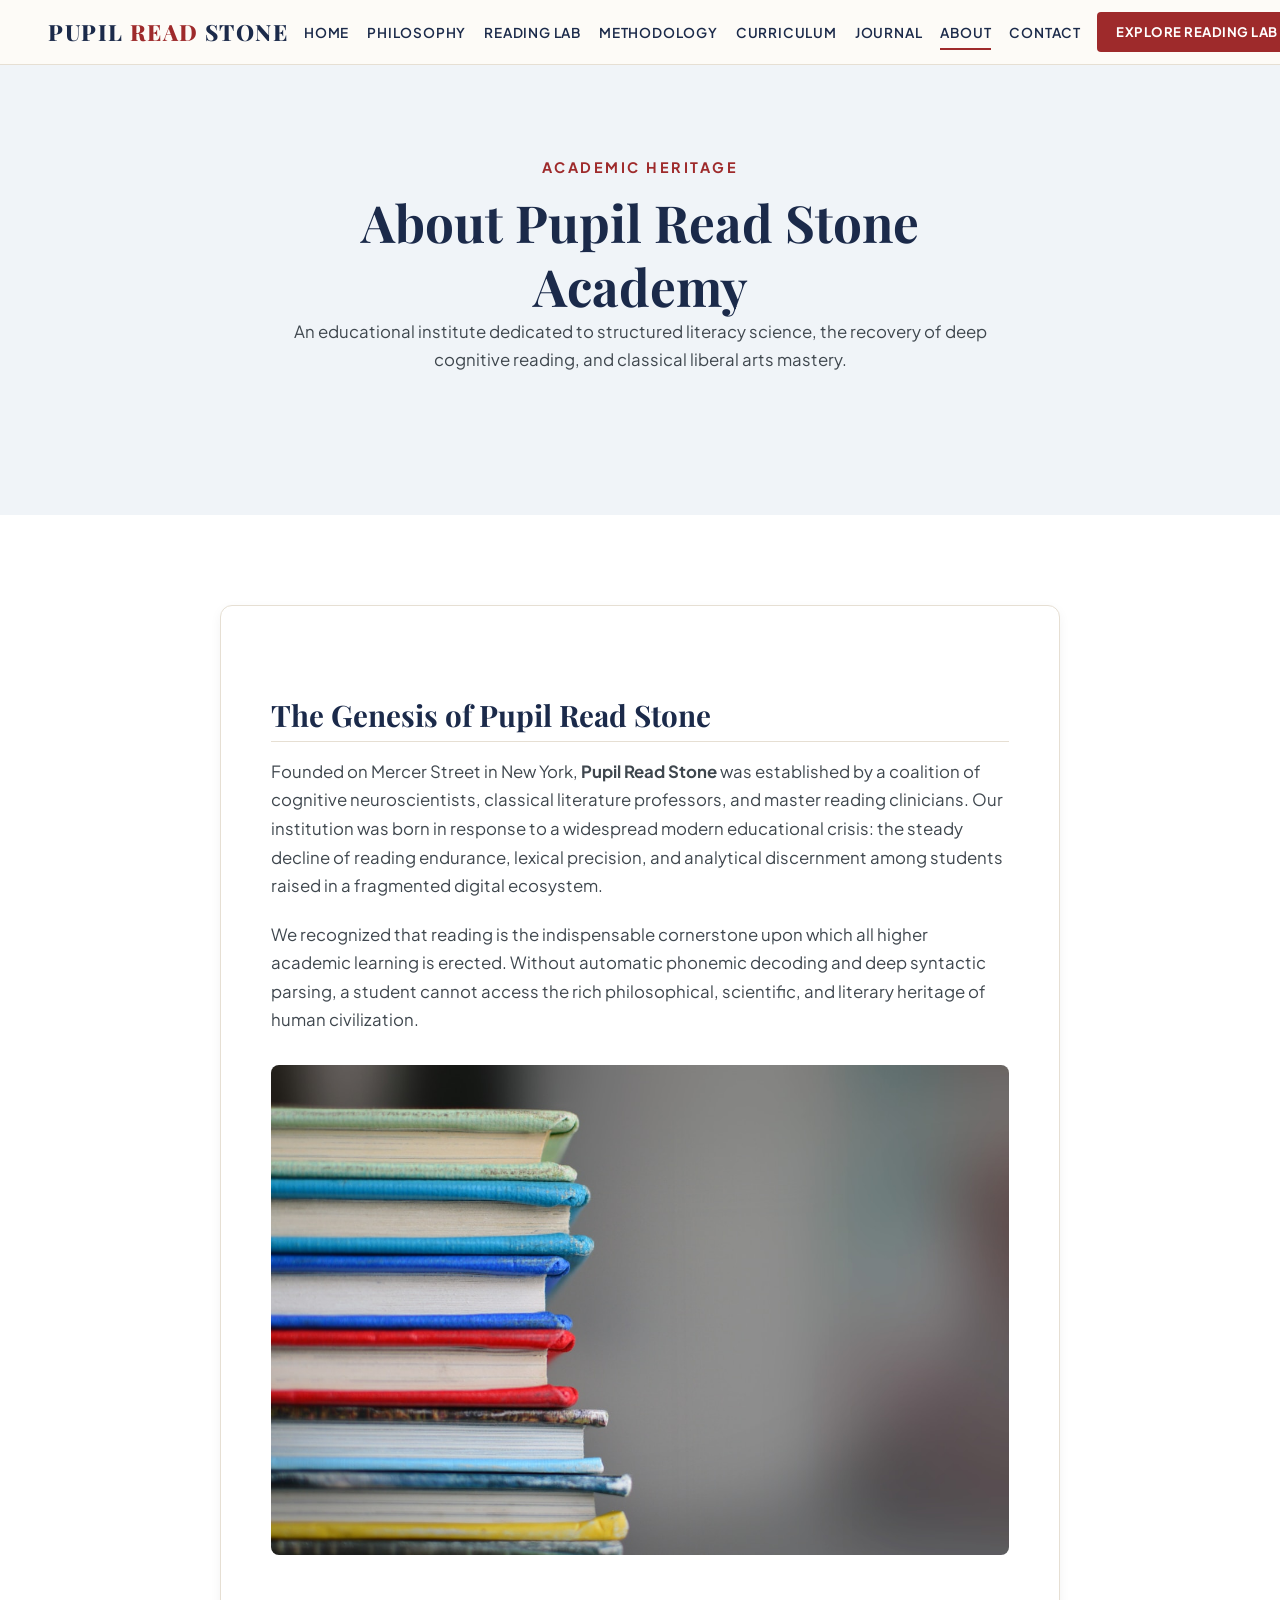
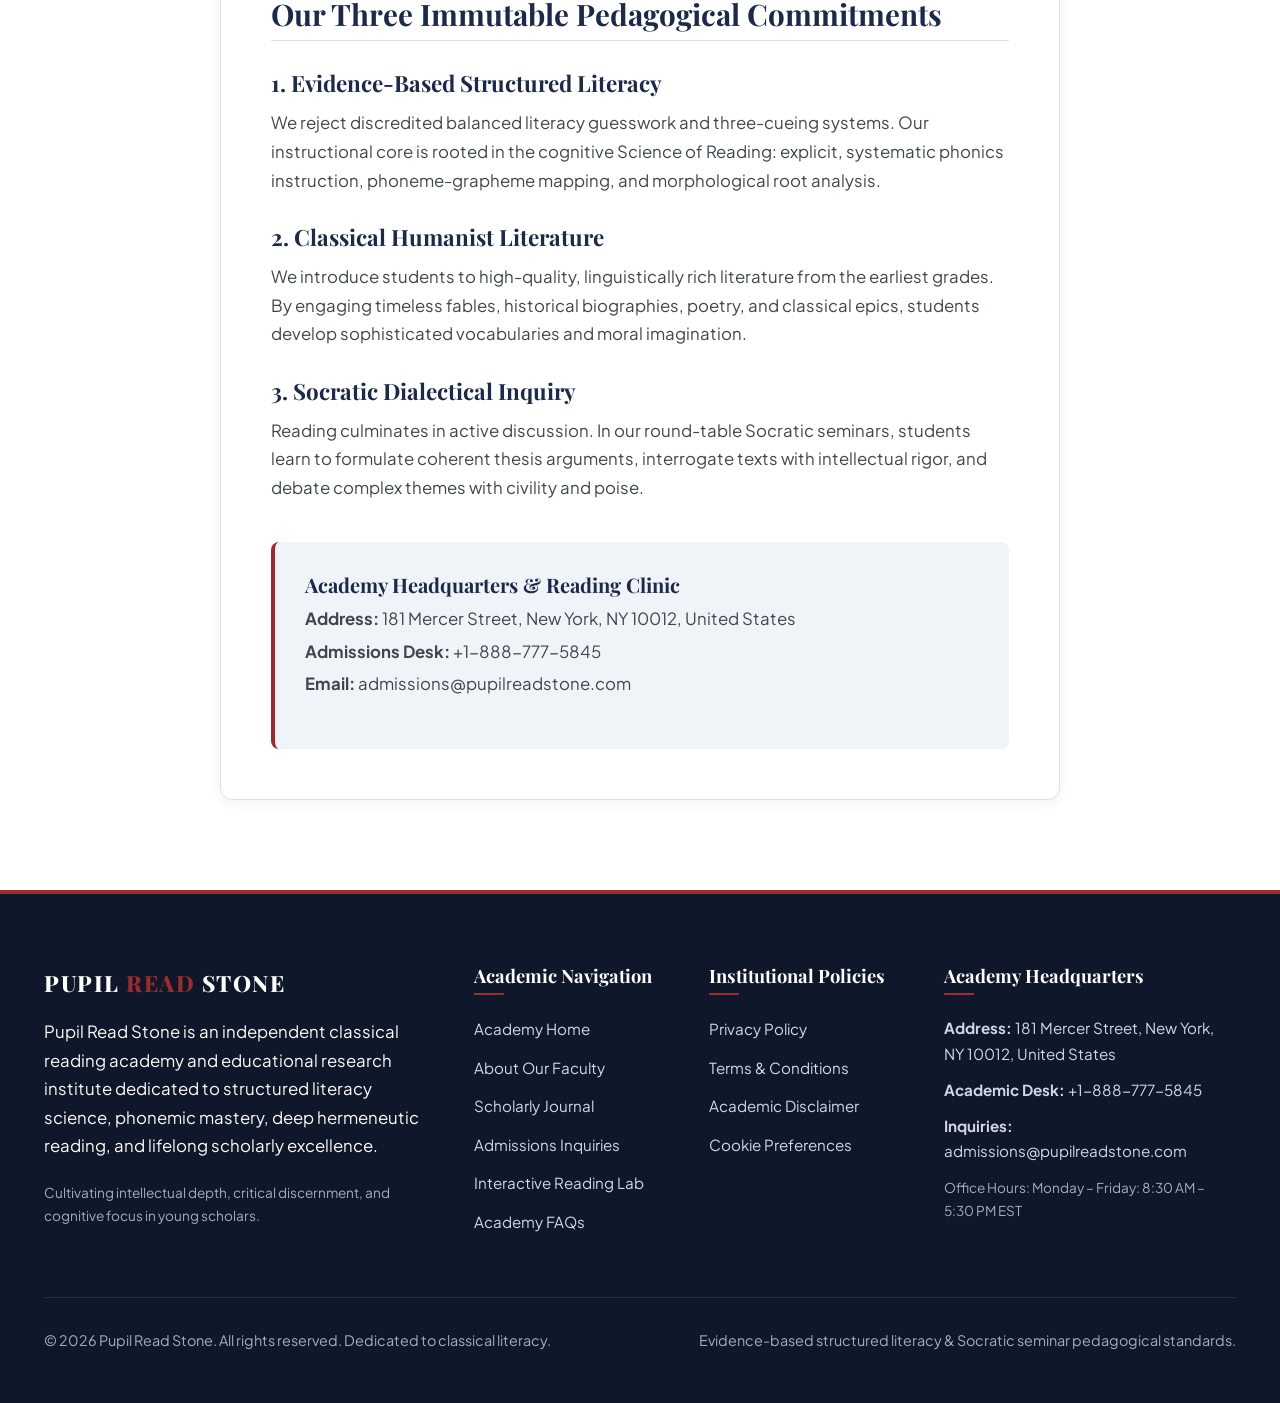
<file: about.html>
<!DOCTYPE html>
<html lang="en">
<head>
  <meta charset="UTF-8">
  <meta name="viewport" content="width=device-width, initial-scale=1.0">
  <title>About Our Academy & Pedagogical Vision | Pupil Read Stone</title>
  <meta name="description" content="Learn the history, structured literacy commitments, and Socratic seminar pedagogy of Pupil Read Stone Academy.">
  <link rel="canonical" href="https://pupilreadstone.com/about.html">
  <link rel="preconnect" href="https://fonts.googleapis.com">
  <link rel="preconnect" href="https://fonts.gstatic.com" crossorigin>
  <link href="https://fonts.googleapis.com/css2?family=Playfair+Display:ital,wght@0,600;0,700;0,800;1,600&family=Plus+Jakarta+Sans:wght@400;500;600;700&display=swap" rel="stylesheet">
  <link rel="stylesheet" href="css/style.css">
  <!-- Google tag (gtag.js) -->
<script async src="https://www.googletagmanager.com/gtag/js?id=G-0LY0HY7L01"></script>
<script>
  window.dataLayer = window.dataLayer || [];
  function gtag(){dataLayer.push(arguments);}
  gtag('js', new Date());
  gtag('config', 'G-0LY0HY7L01');
</script>
</head>
<body>
  <header class="site-header">
    <div class="container header-inner">
      <a href="index.html" class="brand-logo">
        Pupil <span>Read</span> Stone
      </a>
      <nav class="main-nav">
        <a href="index.html" class="nav-link ">Home</a>
        <a href="index.html#philosophy" class="nav-link">Philosophy</a>
        <a href="index.html#reading-matrix" class="nav-link">Reading Lab</a>
        <a href="index.html#methodology" class="nav-link">Methodology</a>
        <a href="index.html#curriculum" class="nav-link">Curriculum</a>
        <a href="blog.html" class="nav-link ">Journal</a>
        <a href="about.html" class="nav-link active">About</a>
        <a href="contact.html" class="nav-link ">Contact</a>
      </nav>
      <div class="nav-actions">
        <a href="index.html#reading-matrix" class="btn btn-crimson btn-header">Explore Reading Lab</a>
        <button class="mobile-toggle" aria-label="Toggle navigation">&#9776;</button>
      </div>
    </div>
  </header>

  <section class="section-padding bg-navy-soft">
    <div class="container">
      <div class="section-header">
        <span class="section-subtitle">Academic Heritage</span>
        <h1>About Pupil Read Stone Academy</h1>
        <p>An educational institute dedicated to structured literacy science, the recovery of deep cognitive reading, and classical liberal arts mastery.</p>
      </div>
    </div>
  </section>

  <section class="section-padding bg-white">
    <div class="container">
      <div class="blog-content-wrap">
        <h2>The Genesis of Pupil Read Stone</h2>
        <p>Founded on Mercer Street in New York, <strong>Pupil Read Stone</strong> was established by a coalition of cognitive neuroscientists, classical literature professors, and master reading clinicians. Our institution was born in response to a widespread modern educational crisis: the steady decline of reading endurance, lexical precision, and analytical discernment among students raised in a fragmented digital ecosystem.</p>
        <p>We recognized that reading is the indispensable cornerstone upon which all higher academic learning is erected. Without automatic phonemic decoding and deep syntactic parsing, a student cannot access the rich philosophical, scientific, and literary heritage of human civilization.</p>

        <div style="margin:30px 0;">
          <img src="images/classical-academic-library-bookshelves.jpg" alt="Grand academic university library with multi-tiered wooden bookshelves" style="width:100%; border-radius:8px;">
        </div>

        <h2>Our Three Immutable Pedagogical Commitments</h2>
        <h3>1. Evidence-Based Structured Literacy</h3>
        <p>We reject discredited balanced literacy guesswork and three-cueing systems. Our instructional core is rooted in the cognitive Science of Reading: explicit, systematic phonics instruction, phoneme-grapheme mapping, and morphological root analysis.</p>

        <h3>2. Classical Humanist Literature</h3>
        <p>We introduce students to high-quality, linguistically rich literature from the earliest grades. By engaging timeless fables, historical biographies, poetry, and classical epics, students develop sophisticated vocabularies and moral imagination.</p>

        <h3>3. Socratic Dialectical Inquiry</h3>
        <p>Reading culminates in active discussion. In our round-table Socratic seminars, students learn to formulate coherent thesis arguments, interrogate texts with intellectual rigor, and debate complex themes with civility and poise.</p>

        <div style="margin-top:40px; padding:30px; background:var(--navy-light); border-radius:8px; border-left:4px solid var(--crimson-accent);">
          <h4 style="margin-bottom:8px;">Academy Headquarters &amp; Reading Clinic</h4>
          <p style="margin-bottom:4px;"><strong>Address:</strong> 181 Mercer Street, New York, NY 10012, United States</p>
          <p style="margin-bottom:4px;"><strong>Admissions Desk:</strong> +1-888-777-5845</p>
          <p><strong>Email:</strong> admissions@pupilreadstone.com</p>
        </div>
      </div>
    </div>
  </section>
  <footer class="site-footer">
    <div class="container">
      <div class="footer-grid">
        <div class="footer-col">
          <a href="index.html" class="brand-logo" style="color:#ffffff; margin-bottom:16px; display:inline-block;">
            Pupil <span>Read</span> Stone
          </a>
          <p>Pupil Read Stone is an independent classical reading academy and educational research institute dedicated to structured literacy science, phonemic mastery, deep hermeneutic reading, and lifelong scholarly excellence.</p>
          <p style="margin-top:12px; font-size:0.85rem; color:#a0aec0;">Cultivating intellectual depth, critical discernment, and cognitive focus in young scholars.</p>
        </div>
        <div class="footer-col">
          <h4>Academic Navigation</h4>
          <ul class="footer-links">
            <li><a href="index.html">Academy Home</a></li>
            <li><a href="about.html">About Our Faculty</a></li>
            <li><a href="blog.html">Scholarly Journal</a></li>
            <li><a href="contact.html">Admissions Inquiries</a></li>
            <li><a href="index.html#reading-matrix">Interactive Reading Lab</a></li>
            <li><a href="index.html#faq">Academy FAQs</a></li>
          </ul>
        </div>
        <div class="footer-col">
          <h4>Institutional Policies</h4>
          <ul class="footer-links">
            <li><a href="privacy-policy.html">Privacy Policy</a></li>
            <li><a href="terms-and-conditions.html">Terms &amp; Conditions</a></li>
            <li><a href="disclaimer.html">Academic Disclaimer</a></li>
            <li><a href="cookie-policy.html">Cookie Preferences</a></li>
          </ul>
        </div>
        <div class="footer-col footer-contact-info">
          <h4>Academy Headquarters</h4>
          <p><strong>Address:</strong> 181 Mercer Street, New York, NY 10012, United States</p>
          <p><strong>Academic Desk:</strong> +1-888-777-5845</p>
          <p><strong>Inquiries:</strong> admissions@pupilreadstone.com</p>
          <p style="font-size:0.85rem; margin-top:12px; color:#a0aec0;">Office Hours: Monday – Friday: 8:30 AM – 5:30 PM EST</p>
        </div>
      </div>
      <div class="footer-bottom">
        <p>&copy; 2026 Pupil Read Stone. All rights reserved. Dedicated to classical literacy.</p>
        <p>Evidence-based structured literacy &amp; Socratic seminar pedagogical standards.</p>
      </div>
    </div>
  </footer>
  <script src="js/main.js"></script>
</body>
</html>
</file>
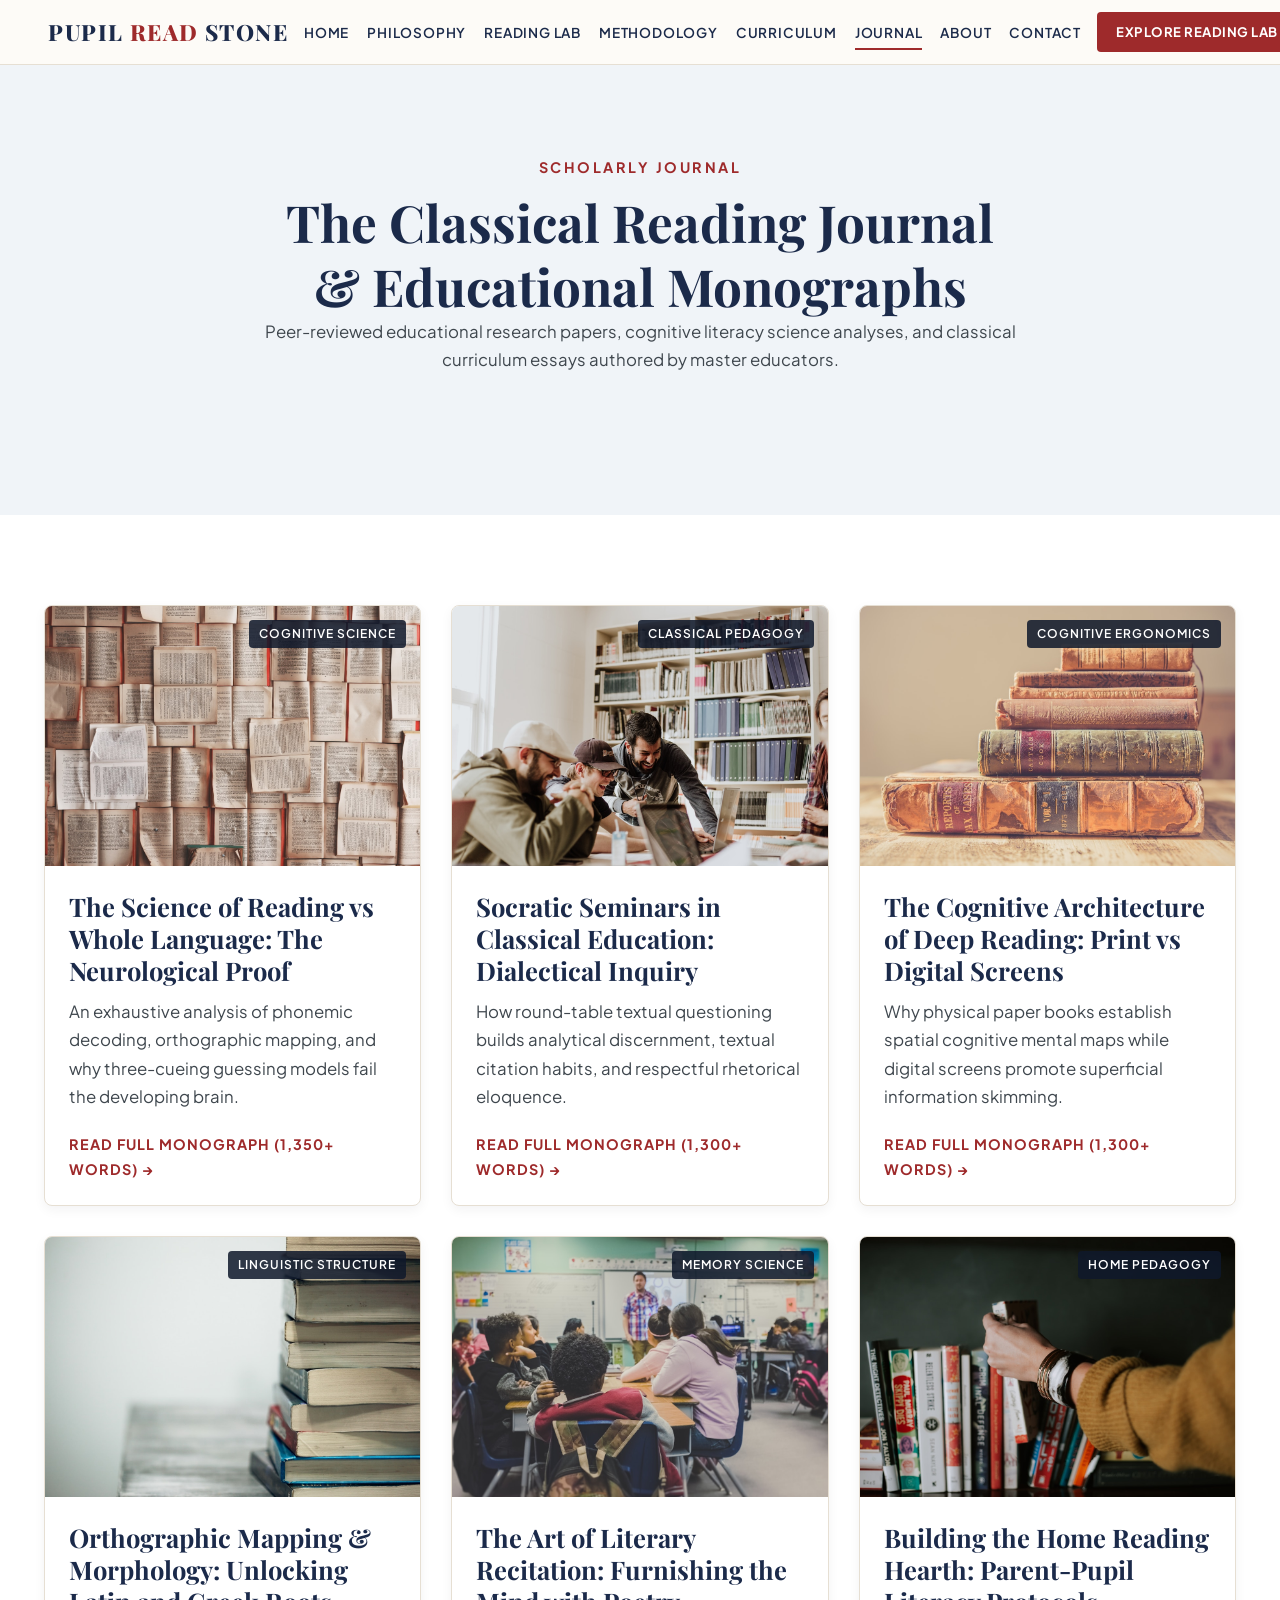
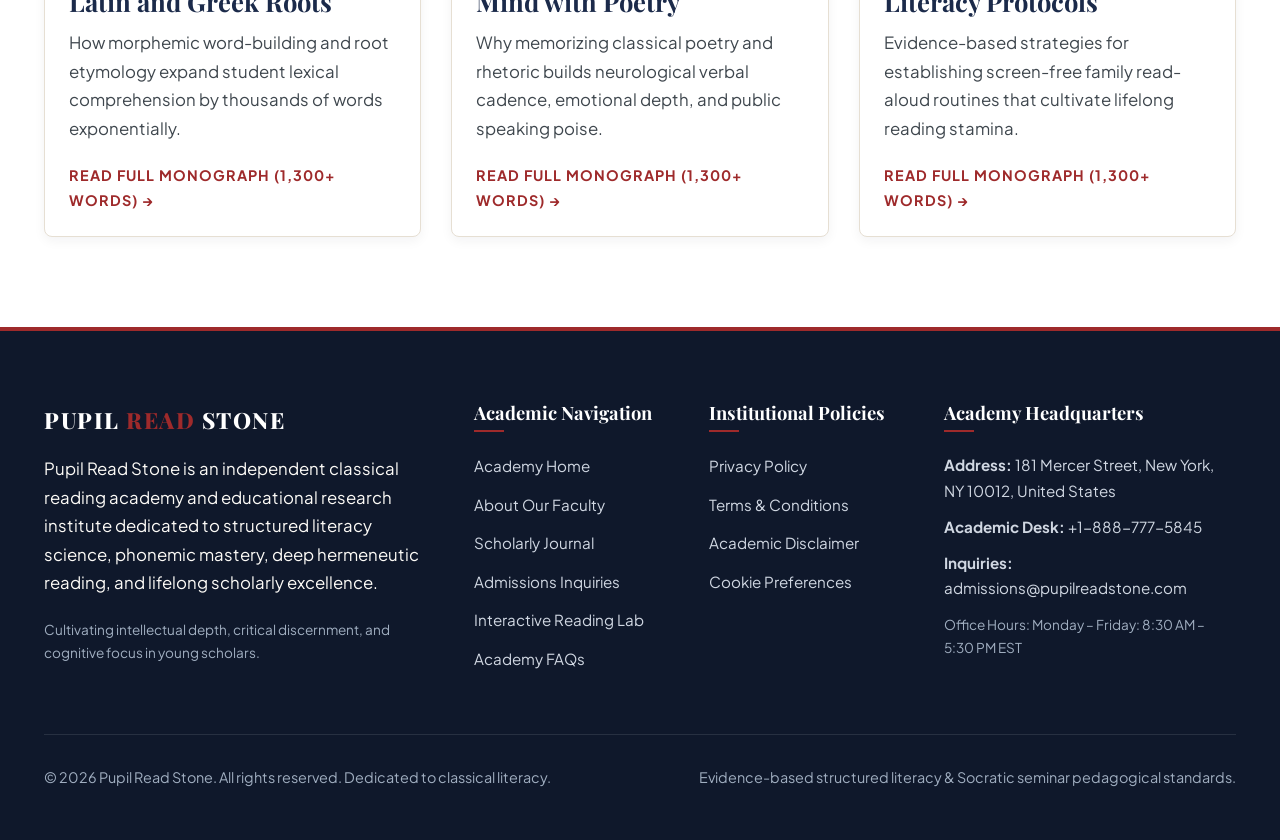
<file: blog.html>
<!DOCTYPE html>
<html lang="en">
<head>
  <meta charset="UTF-8">
  <meta name="viewport" content="width=device-width, initial-scale=1.0">
  <title>Scholarly Journal & Classical Reading Monographs | Pupil Read Stone</title>
  <meta name="description" content="Explore 6 deep educational research papers on structured literacy, Socratic inquiry, cognitive reading science, and morphology.">
  <link rel="canonical" href="https://pupilreadstone.com/blog.html">
  <link rel="preconnect" href="https://fonts.googleapis.com">
  <link rel="preconnect" href="https://fonts.gstatic.com" crossorigin>
  <link href="https://fonts.googleapis.com/css2?family=Playfair+Display:ital,wght@0,600;0,700;0,800;1,600&family=Plus+Jakarta+Sans:wght@400;500;600;700&display=swap" rel="stylesheet">
  <link rel="stylesheet" href="css/style.css">
  <!-- Google tag (gtag.js) -->
<script async src="https://www.googletagmanager.com/gtag/js?id=G-0LY0HY7L01"></script>
<script>
  window.dataLayer = window.dataLayer || [];
  function gtag(){dataLayer.push(arguments);}
  gtag('js', new Date());
  gtag('config', 'G-0LY0HY7L01');
</script>
</head>
<body>
  <header class="site-header">
    <div class="container header-inner">
      <a href="index.html" class="brand-logo">
        Pupil <span>Read</span> Stone
      </a>
      <nav class="main-nav">
        <a href="index.html" class="nav-link ">Home</a>
        <a href="index.html#philosophy" class="nav-link">Philosophy</a>
        <a href="index.html#reading-matrix" class="nav-link">Reading Lab</a>
        <a href="index.html#methodology" class="nav-link">Methodology</a>
        <a href="index.html#curriculum" class="nav-link">Curriculum</a>
        <a href="blog.html" class="nav-link active">Journal</a>
        <a href="about.html" class="nav-link ">About</a>
        <a href="contact.html" class="nav-link ">Contact</a>
      </nav>
      <div class="nav-actions">
        <a href="index.html#reading-matrix" class="btn btn-crimson btn-header">Explore Reading Lab</a>
        <button class="mobile-toggle" aria-label="Toggle navigation">&#9776;</button>
      </div>
    </div>
  </header>

  <section class="section-padding bg-navy-soft">
    <div class="container">
      <div class="section-header">
        <span class="section-subtitle">Scholarly Journal</span>
        <h1>The Classical Reading Journal &amp; Educational Monographs</h1>
        <p>Peer-reviewed educational research papers, cognitive literacy science analyses, and classical curriculum essays authored by master educators.</p>
      </div>
    </div>
  </section>

  <section class="section-padding bg-white">
    <div class="container">
      <div class="grid-3">
        <!-- Post 1 -->
        <div class="edu-card">
          <div class="card-img-wrap">
            <img src="images/open-book-vintage-pages-reading.jpg" alt="Close-up of open vintage book pages with crisp printed typography">
            <span class="card-tag">Cognitive Science</span>
          </div>
          <div class="card-body">
            <h3>The Science of Reading vs Whole Language: The Neurological Proof</h3>
            <p>An exhaustive analysis of phonemic decoding, orthographic mapping, and why three-cueing guessing models fail the developing brain.</p>
            <a href="blog/the-science-of-reading-vs-whole-language-the-neurological-proof.html" class="card-link">Read Full Monograph (1,350+ Words) &rarr;</a>
          </div>
        </div>

        <!-- Post 2 -->
        <div class="edu-card">
          <div class="card-img-wrap">
            <img src="images/collaborative-student-study-seminar.jpg" alt="Students engaged in active Socratic seminar discussion and reading">
            <span class="card-tag">Classical Pedagogy</span>
          </div>
          <div class="card-body">
            <h3>Socratic Seminars in Classical Education: Dialectical Inquiry</h3>
            <p>How round-table textual questioning builds analytical discernment, textual citation habits, and respectful rhetorical eloquence.</p>
            <a href="blog/socratic-seminars-in-classical-education-dialectical-inquiry.html" class="card-link">Read Full Monograph (1,300+ Words) &rarr;</a>
          </div>
        </div>

        <!-- Post 3 -->
        <div class="edu-card">
          <div class="card-img-wrap">
            <img src="images/reading-desk-antique-lamp-notebook.jpg" alt="Scholarly reading desk with warm brass study lamp, open notebook and fountain pen">
            <span class="card-tag">Cognitive Ergonomics</span>
          </div>
          <div class="card-body">
            <h3>The Cognitive Architecture of Deep Reading: Print vs Digital Screens</h3>
            <p>Why physical paper books establish spatial cognitive mental maps while digital screens promote superficial information skimming.</p>
            <a href="blog/the-cognitive-architecture-of-deep-reading-print-vs-digital-screens.html" class="card-link">Read Full Monograph (1,300+ Words) &rarr;</a>
          </div>
        </div>

        <!-- Post 4 -->
        <div class="edu-card">
          <div class="card-img-wrap">
            <img src="images/stack-of-leatherbound-hardcover-books.jpg" alt="Neat stack of leatherbound literature textbooks on a study desk">
            <span class="card-tag">Linguistic Structure</span>
          </div>
          <div class="card-body">
            <h3>Orthographic Mapping &amp; Morphology: Unlocking Latin and Greek Roots</h3>
            <p>How morphemic word-building and root etymology expand student lexical comprehension by thousands of words exponentially.</p>
            <a href="blog/orthographic-mapping-and-morphology-unlocking-latin-and-greek-roots.html" class="card-link">Read Full Monograph (1,300+ Words) &rarr;</a>
          </div>
        </div>

        <!-- Post 5 -->
        <div class="edu-card">
          <div class="card-img-wrap">
            <img src="images/classroom-structured-literacy-instruction.jpg" alt="Modern interactive classroom practicing structured literacy and phonics decoding">
            <span class="card-tag">Memory Science</span>
          </div>
          <div class="card-body">
            <h3>The Art of Literary Recitation: Furnishing the Mind with Poetry</h3>
            <p>Why memorizing classical poetry and rhetoric builds neurological verbal cadence, emotional depth, and public speaking poise.</p>
            <a href="blog/the-art-of-literary-recitation-furnishing-the-mind-with-poetry.html" class="card-link">Read Full Monograph (1,300+ Words) &rarr;</a>
          </div>
        </div>

        <!-- Post 6 -->
        <div class="edu-card">
          <div class="card-img-wrap">
            <img src="images/child-parent-guided-story-reading.jpg" alt="Guided oral reading and phonetic instruction between educator and child">
            <span class="card-tag">Home Pedagogy</span>
          </div>
          <div class="card-body">
            <h3>Building the Home Reading Hearth: Parent-Pupil Literacy Protocols</h3>
            <p>Evidence-based strategies for establishing screen-free family read-aloud routines that cultivate lifelong reading stamina.</p>
            <a href="blog/building-the-home-reading-hearth-parent-pupil-literacy-protocols.html" class="card-link">Read Full Monograph (1,300+ Words) &rarr;</a>
          </div>
        </div>
      </div>
    </div>
  </section>
  <footer class="site-footer">
    <div class="container">
      <div class="footer-grid">
        <div class="footer-col">
          <a href="index.html" class="brand-logo" style="color:#ffffff; margin-bottom:16px; display:inline-block;">
            Pupil <span>Read</span> Stone
          </a>
          <p>Pupil Read Stone is an independent classical reading academy and educational research institute dedicated to structured literacy science, phonemic mastery, deep hermeneutic reading, and lifelong scholarly excellence.</p>
          <p style="margin-top:12px; font-size:0.85rem; color:#a0aec0;">Cultivating intellectual depth, critical discernment, and cognitive focus in young scholars.</p>
        </div>
        <div class="footer-col">
          <h4>Academic Navigation</h4>
          <ul class="footer-links">
            <li><a href="index.html">Academy Home</a></li>
            <li><a href="about.html">About Our Faculty</a></li>
            <li><a href="blog.html">Scholarly Journal</a></li>
            <li><a href="contact.html">Admissions Inquiries</a></li>
            <li><a href="index.html#reading-matrix">Interactive Reading Lab</a></li>
            <li><a href="index.html#faq">Academy FAQs</a></li>
          </ul>
        </div>
        <div class="footer-col">
          <h4>Institutional Policies</h4>
          <ul class="footer-links">
            <li><a href="privacy-policy.html">Privacy Policy</a></li>
            <li><a href="terms-and-conditions.html">Terms &amp; Conditions</a></li>
            <li><a href="disclaimer.html">Academic Disclaimer</a></li>
            <li><a href="cookie-policy.html">Cookie Preferences</a></li>
          </ul>
        </div>
        <div class="footer-col footer-contact-info">
          <h4>Academy Headquarters</h4>
          <p><strong>Address:</strong> 181 Mercer Street, New York, NY 10012, United States</p>
          <p><strong>Academic Desk:</strong> +1-888-777-5845</p>
          <p><strong>Inquiries:</strong> admissions@pupilreadstone.com</p>
          <p style="font-size:0.85rem; margin-top:12px; color:#a0aec0;">Office Hours: Monday – Friday: 8:30 AM – 5:30 PM EST</p>
        </div>
      </div>
      <div class="footer-bottom">
        <p>&copy; 2026 Pupil Read Stone. All rights reserved. Dedicated to classical literacy.</p>
        <p>Evidence-based structured literacy &amp; Socratic seminar pedagogical standards.</p>
      </div>
    </div>
  </footer>
  <script src="js/main.js"></script>
</body>
</html>
</file>
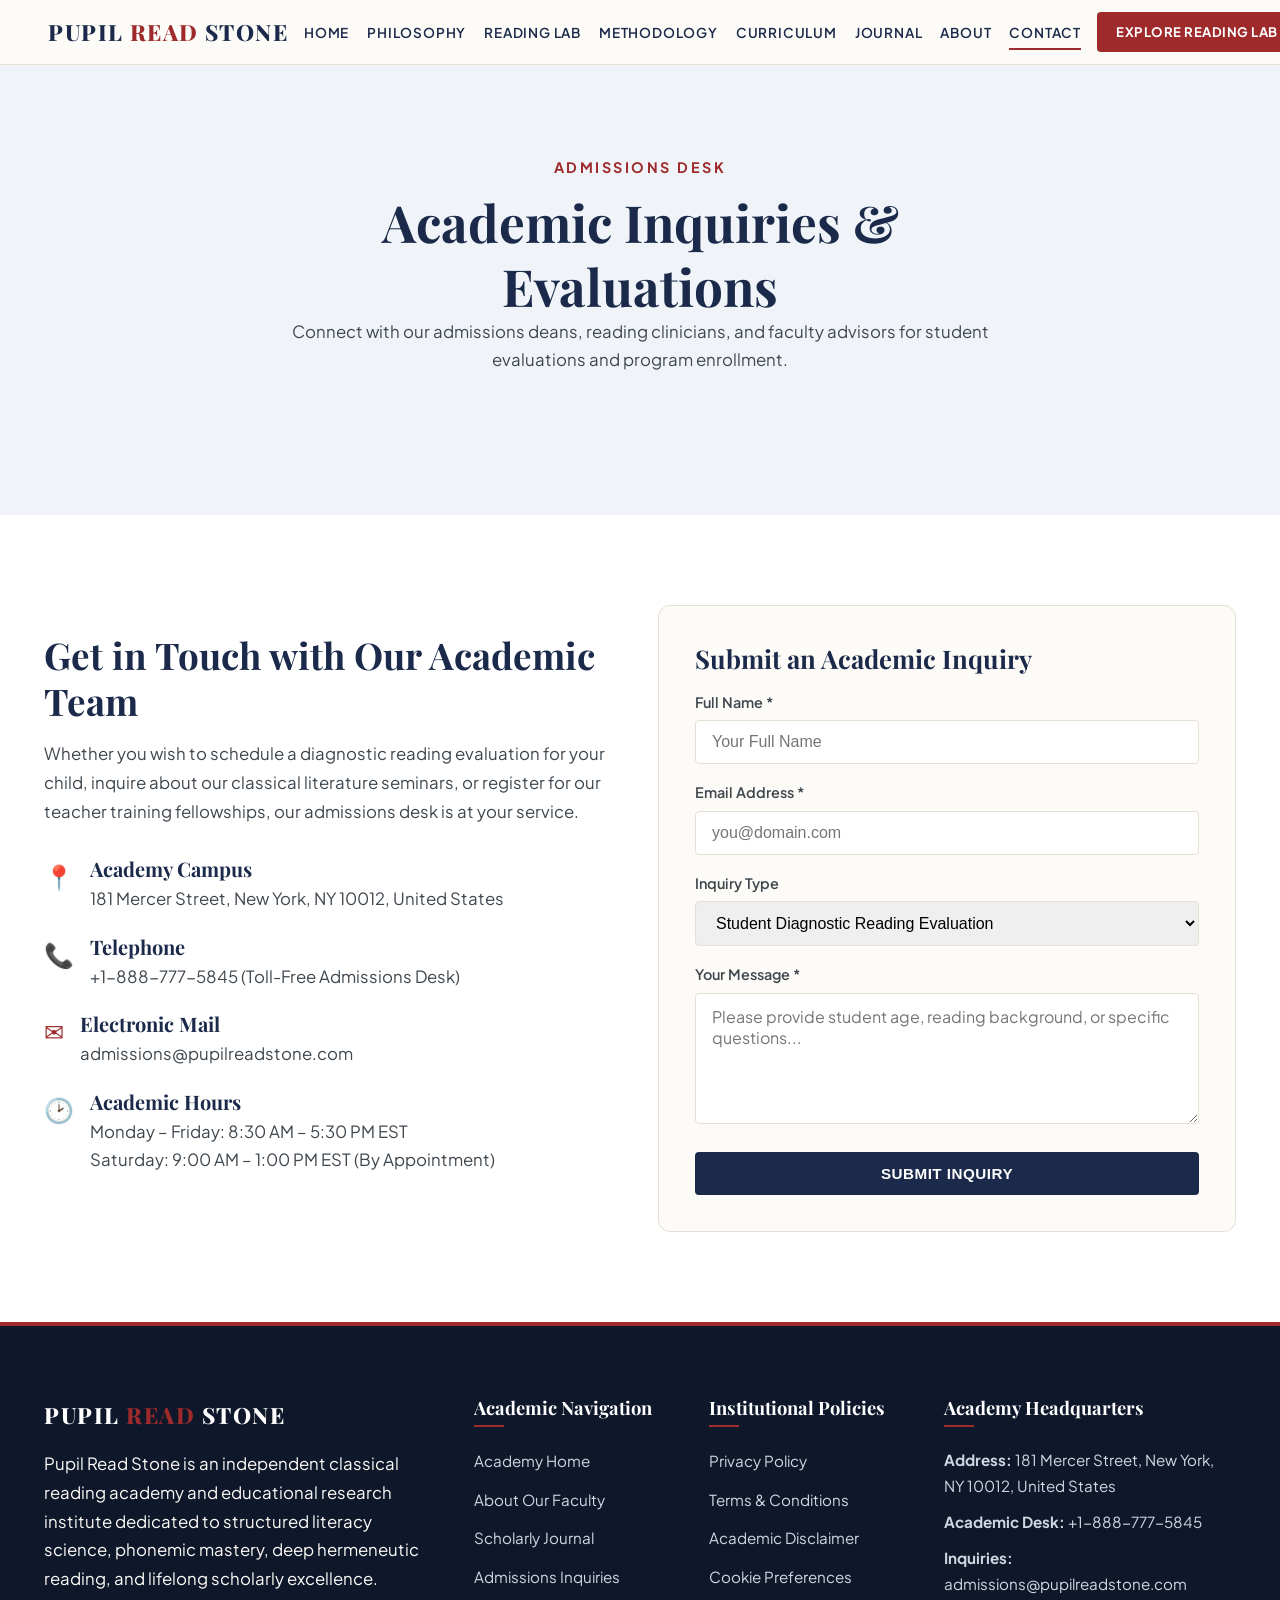
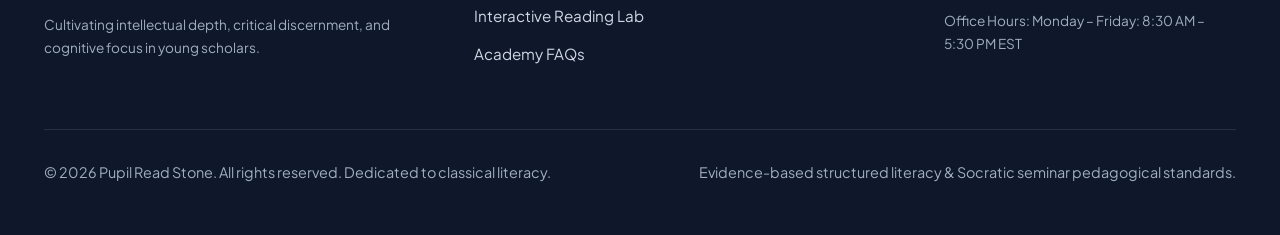
<file: contact.html>
<!DOCTYPE html>
<html lang="en">
<head>
  <meta charset="UTF-8">
  <meta name="viewport" content="width=device-width, initial-scale=1.0">
  <title>Contact Admissions & Academic Clinic | Pupil Read Stone</title>
  <meta name="description" content="Contact Pupil Read Stone Academy at 181 Mercer Street, NY or call +1-888-777-5845 for reading diagnostic evaluations and admissions.">
  <link rel="canonical" href="https://pupilreadstone.com/contact.html">
  <link rel="preconnect" href="https://fonts.googleapis.com">
  <link rel="preconnect" href="https://fonts.gstatic.com" crossorigin>
  <link href="https://fonts.googleapis.com/css2?family=Playfair+Display:ital,wght@0,600;0,700;0,800;1,600&family=Plus+Jakarta+Sans:wght@400;500;600;700&display=swap" rel="stylesheet">
  <link rel="stylesheet" href="css/style.css">
  <!-- Google tag (gtag.js) -->
<script async src="https://www.googletagmanager.com/gtag/js?id=G-0LY0HY7L01"></script>
<script>
  window.dataLayer = window.dataLayer || [];
  function gtag(){dataLayer.push(arguments);}
  gtag('js', new Date());
  gtag('config', 'G-0LY0HY7L01');
</script>
</head>
<body>
  <header class="site-header">
    <div class="container header-inner">
      <a href="index.html" class="brand-logo">
        Pupil <span>Read</span> Stone
      </a>
      <nav class="main-nav">
        <a href="index.html" class="nav-link ">Home</a>
        <a href="index.html#philosophy" class="nav-link">Philosophy</a>
        <a href="index.html#reading-matrix" class="nav-link">Reading Lab</a>
        <a href="index.html#methodology" class="nav-link">Methodology</a>
        <a href="index.html#curriculum" class="nav-link">Curriculum</a>
        <a href="blog.html" class="nav-link ">Journal</a>
        <a href="about.html" class="nav-link ">About</a>
        <a href="contact.html" class="nav-link active">Contact</a>
      </nav>
      <div class="nav-actions">
        <a href="index.html#reading-matrix" class="btn btn-crimson btn-header">Explore Reading Lab</a>
        <button class="mobile-toggle" aria-label="Toggle navigation">&#9776;</button>
      </div>
    </div>
  </header>

  <section class="section-padding bg-navy-soft">
    <div class="container">
      <div class="section-header">
        <span class="section-subtitle">Admissions Desk</span>
        <h1>Academic Inquiries &amp; Evaluations</h1>
        <p>Connect with our admissions deans, reading clinicians, and faculty advisors for student evaluations and program enrollment.</p>
      </div>
    </div>
  </section>

  <section class="section-padding bg-white">
    <div class="container">
      <div class="grid-2">
        <div>
          <h2>Get in Touch with Our Academic Team</h2>
          <p>Whether you wish to schedule a diagnostic reading evaluation for your child, inquire about our classical literature seminars, or register for our teacher training fellowships, our admissions desk is at your service.</p>
          
          <div style="margin:30px 0; display:flex; flex-direction:column; gap:20px;">
            <div style="display:flex; gap:16px; align-items:flex-start;">
              <div style="font-size:1.5rem; color:var(--crimson-accent);">&#128205;</div>
              <div>
                <h4 style="margin-bottom:4px;">Academy Campus</h4>
                <p style="margin-bottom:0;">181 Mercer Street, New York, NY 10012, United States</p>
              </div>
            </div>
            <div style="display:flex; gap:16px; align-items:flex-start;">
              <div style="font-size:1.5rem; color:var(--crimson-accent);">&#128222;</div>
              <div>
                <h4 style="margin-bottom:4px;">Telephone</h4>
                <p style="margin-bottom:0;">+1-888-777-5845 (Toll-Free Admissions Desk)</p>
              </div>
            </div>
            <div style="display:flex; gap:16px; align-items:flex-start;">
              <div style="font-size:1.5rem; color:var(--crimson-accent);">&#9993;</div>
              <div>
                <h4 style="margin-bottom:4px;">Electronic Mail</h4>
                <p style="margin-bottom:0;">admissions@pupilreadstone.com</p>
              </div>
            </div>
            <div style="display:flex; gap:16px; align-items:flex-start;">
              <div style="font-size:1.5rem; color:var(--crimson-accent);">&#128337;</div>
              <div>
                <h4 style="margin-bottom:4px;">Academic Hours</h4>
                <p style="margin-bottom:0;">Monday – Friday: 8:30 AM – 5:30 PM EST<br>Saturday: 9:00 AM – 1:00 PM EST (By Appointment)</p>
              </div>
            </div>
          </div>
        </div>

        <div style="background:var(--parchment-bg); padding:36px; border-radius:12px; border:1px solid var(--border-parchment);">
          <h3 style="margin-bottom:16px;">Submit an Academic Inquiry</h3>
          <form onsubmit="event.preventDefault(); alert('Thank you for contacting Pupil Read Stone. Our admissions dean will respond within 24 business hours.');">
            <div style="margin-bottom:16px;">
              <label style="display:block; font-weight:600; font-size:0.9rem; margin-bottom:6px;">Full Name *</label>
              <input type="text" required placeholder="Your Full Name" style="width:100%; padding:12px 16px; border:1px solid var(--border-parchment); border-radius:4px; font-size:1rem;">
            </div>
            <div style="margin-bottom:16px;">
              <label style="display:block; font-weight:600; font-size:0.9rem; margin-bottom:6px;">Email Address *</label>
              <input type="email" required placeholder="you@domain.com" style="width:100%; padding:12px 16px; border:1px solid var(--border-parchment); border-radius:4px; font-size:1rem;">
            </div>
            <div style="margin-bottom:16px;">
              <label style="display:block; font-weight:600; font-size:0.9rem; margin-bottom:6px;">Inquiry Type</label>
              <select style="width:100%; padding:12px 16px; border:1px solid var(--border-parchment); border-radius:4px; font-size:1rem;">
                <option>Student Diagnostic Reading Evaluation</option>
                <option>Classical Literature Seminar Enrollment</option>
                <option>Educator Structured Literacy Fellowship</option>
                <option>General Academic Inquiries</option>
              </select>
            </div>
            <div style="margin-bottom:20px;">
              <label style="display:block; font-weight:600; font-size:0.9rem; margin-bottom:6px;">Your Message *</label>
              <textarea rows="5" required placeholder="Please provide student age, reading background, or specific questions..." style="width:100%; padding:12px 16px; border:1px solid var(--border-parchment); border-radius:4px; font-size:1rem; font-family:inherit;"></textarea>
            </div>
            <button type="submit" class="btn btn-primary" style="width:100%;">Submit Inquiry</button>
          </form>
        </div>
      </div>
    </div>
  </section>
  <footer class="site-footer">
    <div class="container">
      <div class="footer-grid">
        <div class="footer-col">
          <a href="index.html" class="brand-logo" style="color:#ffffff; margin-bottom:16px; display:inline-block;">
            Pupil <span>Read</span> Stone
          </a>
          <p>Pupil Read Stone is an independent classical reading academy and educational research institute dedicated to structured literacy science, phonemic mastery, deep hermeneutic reading, and lifelong scholarly excellence.</p>
          <p style="margin-top:12px; font-size:0.85rem; color:#a0aec0;">Cultivating intellectual depth, critical discernment, and cognitive focus in young scholars.</p>
        </div>
        <div class="footer-col">
          <h4>Academic Navigation</h4>
          <ul class="footer-links">
            <li><a href="index.html">Academy Home</a></li>
            <li><a href="about.html">About Our Faculty</a></li>
            <li><a href="blog.html">Scholarly Journal</a></li>
            <li><a href="contact.html">Admissions Inquiries</a></li>
            <li><a href="index.html#reading-matrix">Interactive Reading Lab</a></li>
            <li><a href="index.html#faq">Academy FAQs</a></li>
          </ul>
        </div>
        <div class="footer-col">
          <h4>Institutional Policies</h4>
          <ul class="footer-links">
            <li><a href="privacy-policy.html">Privacy Policy</a></li>
            <li><a href="terms-and-conditions.html">Terms &amp; Conditions</a></li>
            <li><a href="disclaimer.html">Academic Disclaimer</a></li>
            <li><a href="cookie-policy.html">Cookie Preferences</a></li>
          </ul>
        </div>
        <div class="footer-col footer-contact-info">
          <h4>Academy Headquarters</h4>
          <p><strong>Address:</strong> 181 Mercer Street, New York, NY 10012, United States</p>
          <p><strong>Academic Desk:</strong> +1-888-777-5845</p>
          <p><strong>Inquiries:</strong> admissions@pupilreadstone.com</p>
          <p style="font-size:0.85rem; margin-top:12px; color:#a0aec0;">Office Hours: Monday – Friday: 8:30 AM – 5:30 PM EST</p>
        </div>
      </div>
      <div class="footer-bottom">
        <p>&copy; 2026 Pupil Read Stone. All rights reserved. Dedicated to classical literacy.</p>
        <p>Evidence-based structured literacy &amp; Socratic seminar pedagogical standards.</p>
      </div>
    </div>
  </footer>
  <script src="js/main.js"></script>
</body>
</html>
</file>
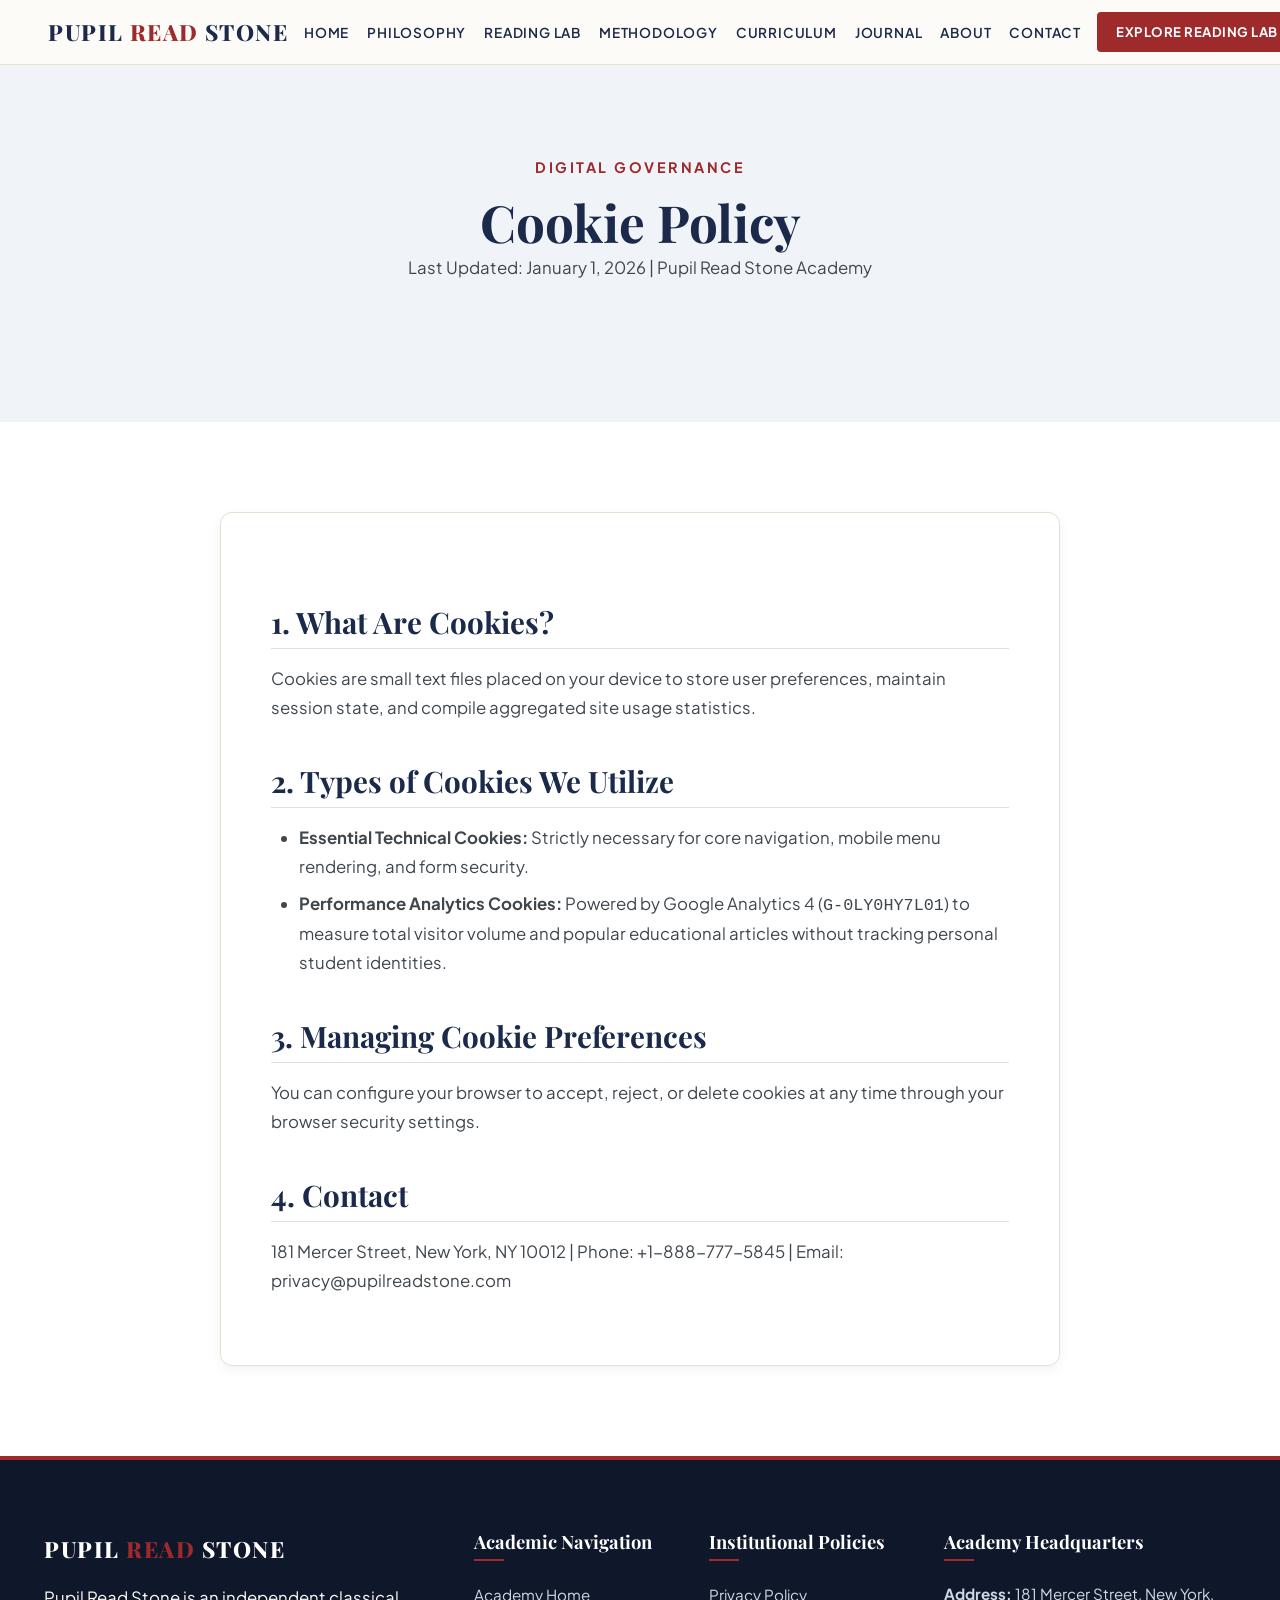
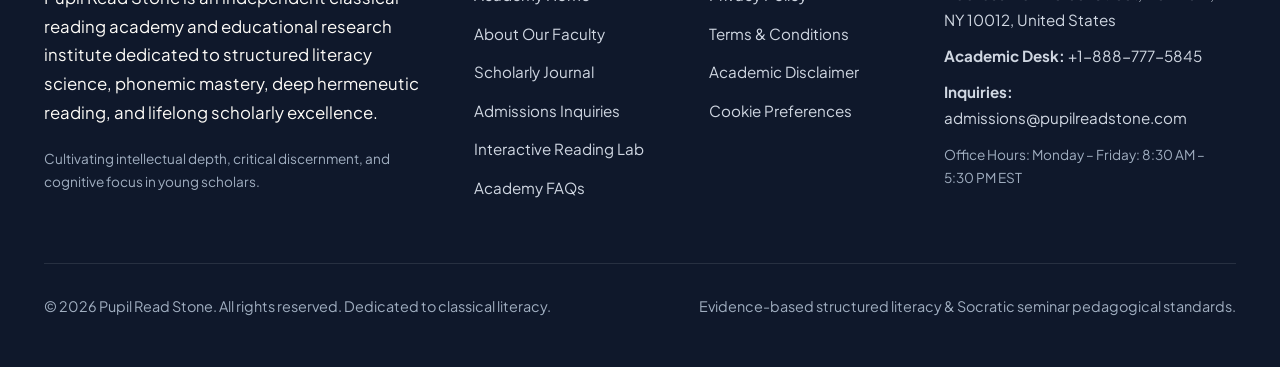
<file: cookie-policy.html>
<!DOCTYPE html>
<html lang="en">
<head>
  <meta charset="UTF-8">
  <meta name="viewport" content="width=device-width, initial-scale=1.0">
  <title>Cookie Policy | Pupil Read Stone</title>
  <meta name="description" content="Cookie policy and tracking transparency for Pupil Read Stone Academy.">
  <link rel="canonical" href="https://pupilreadstone.com/cookie-policy.html">
  <link rel="preconnect" href="https://fonts.googleapis.com">
  <link rel="preconnect" href="https://fonts.gstatic.com" crossorigin>
  <link href="https://fonts.googleapis.com/css2?family=Playfair+Display:ital,wght@0,600;0,700;0,800;1,600&family=Plus+Jakarta+Sans:wght@400;500;600;700&display=swap" rel="stylesheet">
  <link rel="stylesheet" href="css/style.css">
  <!-- Google tag (gtag.js) -->
<script async src="https://www.googletagmanager.com/gtag/js?id=G-0LY0HY7L01"></script>
<script>
  window.dataLayer = window.dataLayer || [];
  function gtag(){dataLayer.push(arguments);}
  gtag('js', new Date());
  gtag('config', 'G-0LY0HY7L01');
</script>
</head>
<body>
  <header class="site-header">
    <div class="container header-inner">
      <a href="index.html" class="brand-logo">
        Pupil <span>Read</span> Stone
      </a>
      <nav class="main-nav">
        <a href="index.html" class="nav-link ">Home</a>
        <a href="index.html#philosophy" class="nav-link">Philosophy</a>
        <a href="index.html#reading-matrix" class="nav-link">Reading Lab</a>
        <a href="index.html#methodology" class="nav-link">Methodology</a>
        <a href="index.html#curriculum" class="nav-link">Curriculum</a>
        <a href="blog.html" class="nav-link ">Journal</a>
        <a href="about.html" class="nav-link ">About</a>
        <a href="contact.html" class="nav-link ">Contact</a>
      </nav>
      <div class="nav-actions">
        <a href="index.html#reading-matrix" class="btn btn-crimson btn-header">Explore Reading Lab</a>
        <button class="mobile-toggle" aria-label="Toggle navigation">&#9776;</button>
      </div>
    </div>
  </header>

  <section class="section-padding bg-navy-soft">
    <div class="container">
      <div class="section-header">
        <span class="section-subtitle">Digital Governance</span>
        <h1>Cookie Policy</h1>
        <p>Last Updated: January 1, 2026 | Pupil Read Stone Academy</p>
      </div>
    </div>
  </section>

  <section class="section-padding bg-white">
    <div class="container">
      <div class="blog-content-wrap">
        <h2>1. What Are Cookies?</h2>
        <p>Cookies are small text files placed on your device to store user preferences, maintain session state, and compile aggregated site usage statistics.</p>

        <h2>2. Types of Cookies We Utilize</h2>
        <ul>
          <li><strong>Essential Technical Cookies:</strong> Strictly necessary for core navigation, mobile menu rendering, and form security.</li>
          <li><strong>Performance Analytics Cookies:</strong> Powered by Google Analytics 4 (<code>G-0LY0HY7L01</code>) to measure total visitor volume and popular educational articles without tracking personal student identities.</li>
        </ul>

        <h2>3. Managing Cookie Preferences</h2>
        <p>You can configure your browser to accept, reject, or delete cookies at any time through your browser security settings.</p>

        <h2>4. Contact</h2>
        <p>181 Mercer Street, New York, NY 10012 | Phone: +1-888-777-5845 | Email: privacy@pupilreadstone.com</p>
      </div>
    </div>
  </section>
  <footer class="site-footer">
    <div class="container">
      <div class="footer-grid">
        <div class="footer-col">
          <a href="index.html" class="brand-logo" style="color:#ffffff; margin-bottom:16px; display:inline-block;">
            Pupil <span>Read</span> Stone
          </a>
          <p>Pupil Read Stone is an independent classical reading academy and educational research institute dedicated to structured literacy science, phonemic mastery, deep hermeneutic reading, and lifelong scholarly excellence.</p>
          <p style="margin-top:12px; font-size:0.85rem; color:#a0aec0;">Cultivating intellectual depth, critical discernment, and cognitive focus in young scholars.</p>
        </div>
        <div class="footer-col">
          <h4>Academic Navigation</h4>
          <ul class="footer-links">
            <li><a href="index.html">Academy Home</a></li>
            <li><a href="about.html">About Our Faculty</a></li>
            <li><a href="blog.html">Scholarly Journal</a></li>
            <li><a href="contact.html">Admissions Inquiries</a></li>
            <li><a href="index.html#reading-matrix">Interactive Reading Lab</a></li>
            <li><a href="index.html#faq">Academy FAQs</a></li>
          </ul>
        </div>
        <div class="footer-col">
          <h4>Institutional Policies</h4>
          <ul class="footer-links">
            <li><a href="privacy-policy.html">Privacy Policy</a></li>
            <li><a href="terms-and-conditions.html">Terms &amp; Conditions</a></li>
            <li><a href="disclaimer.html">Academic Disclaimer</a></li>
            <li><a href="cookie-policy.html">Cookie Preferences</a></li>
          </ul>
        </div>
        <div class="footer-col footer-contact-info">
          <h4>Academy Headquarters</h4>
          <p><strong>Address:</strong> 181 Mercer Street, New York, NY 10012, United States</p>
          <p><strong>Academic Desk:</strong> +1-888-777-5845</p>
          <p><strong>Inquiries:</strong> admissions@pupilreadstone.com</p>
          <p style="font-size:0.85rem; margin-top:12px; color:#a0aec0;">Office Hours: Monday – Friday: 8:30 AM – 5:30 PM EST</p>
        </div>
      </div>
      <div class="footer-bottom">
        <p>&copy; 2026 Pupil Read Stone. All rights reserved. Dedicated to classical literacy.</p>
        <p>Evidence-based structured literacy &amp; Socratic seminar pedagogical standards.</p>
      </div>
    </div>
  </footer>
  <script src="js/main.js"></script>
</body>
</html>
</file>
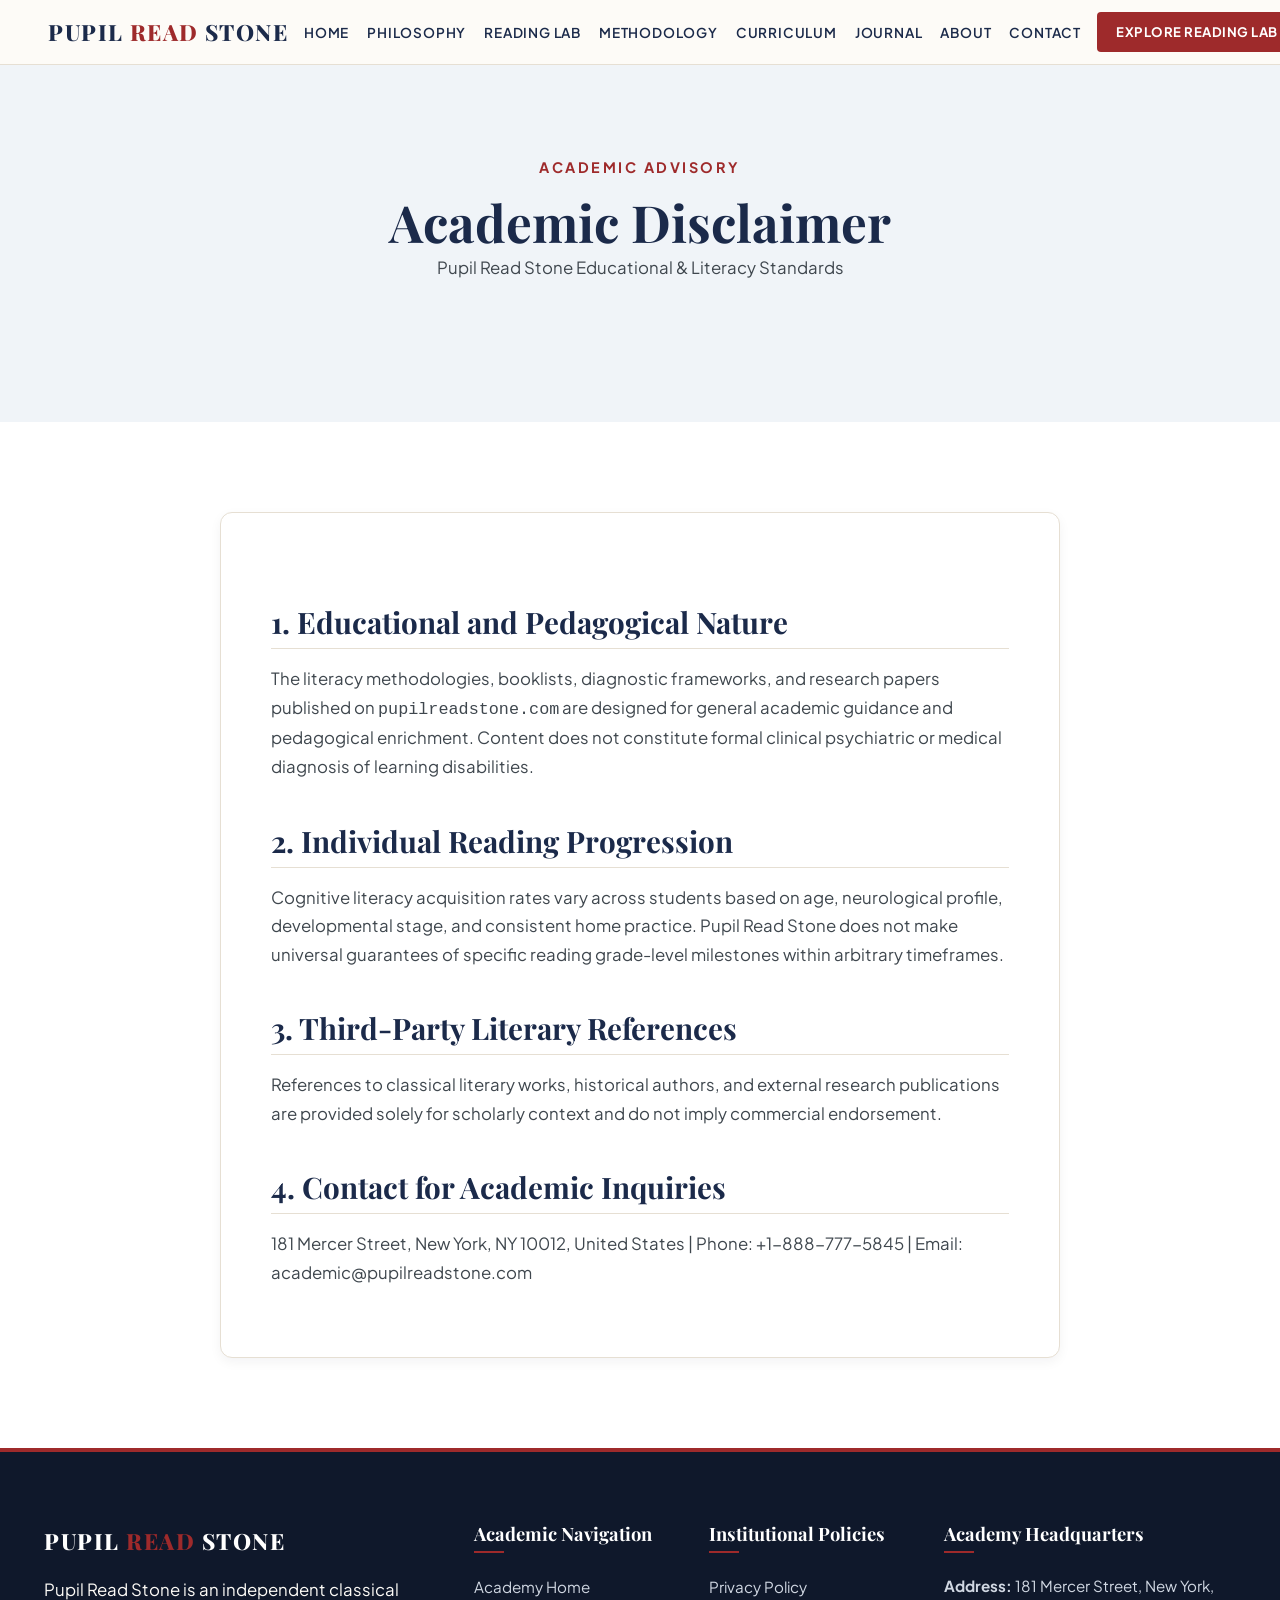
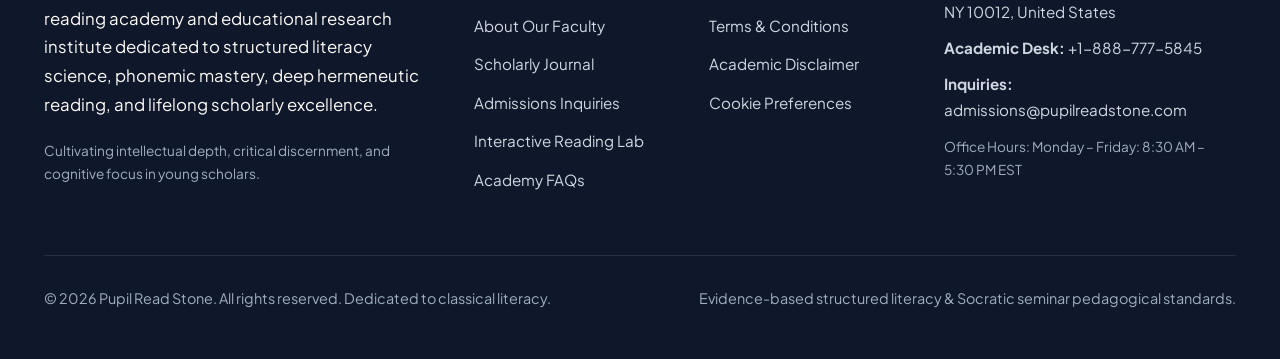
<file: disclaimer.html>
<!DOCTYPE html>
<html lang="en">
<head>
  <meta charset="UTF-8">
  <meta name="viewport" content="width=device-width, initial-scale=1.0">
  <title>Academic Disclaimer | Pupil Read Stone</title>
  <meta name="description" content="Academic, pedagogical, and diagnostic disclaimer for Pupil Read Stone Academy.">
  <link rel="canonical" href="https://pupilreadstone.com/disclaimer.html">
  <link rel="preconnect" href="https://fonts.googleapis.com">
  <link rel="preconnect" href="https://fonts.gstatic.com" crossorigin>
  <link href="https://fonts.googleapis.com/css2?family=Playfair+Display:ital,wght@0,600;0,700;0,800;1,600&family=Plus+Jakarta+Sans:wght@400;500;600;700&display=swap" rel="stylesheet">
  <link rel="stylesheet" href="css/style.css">
  <!-- Google tag (gtag.js) -->
<script async src="https://www.googletagmanager.com/gtag/js?id=G-0LY0HY7L01"></script>
<script>
  window.dataLayer = window.dataLayer || [];
  function gtag(){dataLayer.push(arguments);}
  gtag('js', new Date());
  gtag('config', 'G-0LY0HY7L01');
</script>
</head>
<body>
  <header class="site-header">
    <div class="container header-inner">
      <a href="index.html" class="brand-logo">
        Pupil <span>Read</span> Stone
      </a>
      <nav class="main-nav">
        <a href="index.html" class="nav-link ">Home</a>
        <a href="index.html#philosophy" class="nav-link">Philosophy</a>
        <a href="index.html#reading-matrix" class="nav-link">Reading Lab</a>
        <a href="index.html#methodology" class="nav-link">Methodology</a>
        <a href="index.html#curriculum" class="nav-link">Curriculum</a>
        <a href="blog.html" class="nav-link ">Journal</a>
        <a href="about.html" class="nav-link ">About</a>
        <a href="contact.html" class="nav-link ">Contact</a>
      </nav>
      <div class="nav-actions">
        <a href="index.html#reading-matrix" class="btn btn-crimson btn-header">Explore Reading Lab</a>
        <button class="mobile-toggle" aria-label="Toggle navigation">&#9776;</button>
      </div>
    </div>
  </header>

  <section class="section-padding bg-navy-soft">
    <div class="container">
      <div class="section-header">
        <span class="section-subtitle">Academic Advisory</span>
        <h1>Academic Disclaimer</h1>
        <p>Pupil Read Stone Educational &amp; Literacy Standards</p>
      </div>
    </div>
  </section>

  <section class="section-padding bg-white">
    <div class="container">
      <div class="blog-content-wrap">
        <h2>1. Educational and Pedagogical Nature</h2>
        <p>The literacy methodologies, booklists, diagnostic frameworks, and research papers published on <code>pupilreadstone.com</code> are designed for general academic guidance and pedagogical enrichment. Content does not constitute formal clinical psychiatric or medical diagnosis of learning disabilities.</p>

        <h2>2. Individual Reading Progression</h2>
        <p>Cognitive literacy acquisition rates vary across students based on age, neurological profile, developmental stage, and consistent home practice. Pupil Read Stone does not make universal guarantees of specific reading grade-level milestones within arbitrary timeframes.</p>

        <h2>3. Third-Party Literary References</h2>
        <p>References to classical literary works, historical authors, and external research publications are provided solely for scholarly context and do not imply commercial endorsement.</p>

        <h2>4. Contact for Academic Inquiries</h2>
        <p>181 Mercer Street, New York, NY 10012, United States | Phone: +1-888-777-5845 | Email: academic@pupilreadstone.com</p>
      </div>
    </div>
  </section>
  <footer class="site-footer">
    <div class="container">
      <div class="footer-grid">
        <div class="footer-col">
          <a href="index.html" class="brand-logo" style="color:#ffffff; margin-bottom:16px; display:inline-block;">
            Pupil <span>Read</span> Stone
          </a>
          <p>Pupil Read Stone is an independent classical reading academy and educational research institute dedicated to structured literacy science, phonemic mastery, deep hermeneutic reading, and lifelong scholarly excellence.</p>
          <p style="margin-top:12px; font-size:0.85rem; color:#a0aec0;">Cultivating intellectual depth, critical discernment, and cognitive focus in young scholars.</p>
        </div>
        <div class="footer-col">
          <h4>Academic Navigation</h4>
          <ul class="footer-links">
            <li><a href="index.html">Academy Home</a></li>
            <li><a href="about.html">About Our Faculty</a></li>
            <li><a href="blog.html">Scholarly Journal</a></li>
            <li><a href="contact.html">Admissions Inquiries</a></li>
            <li><a href="index.html#reading-matrix">Interactive Reading Lab</a></li>
            <li><a href="index.html#faq">Academy FAQs</a></li>
          </ul>
        </div>
        <div class="footer-col">
          <h4>Institutional Policies</h4>
          <ul class="footer-links">
            <li><a href="privacy-policy.html">Privacy Policy</a></li>
            <li><a href="terms-and-conditions.html">Terms &amp; Conditions</a></li>
            <li><a href="disclaimer.html">Academic Disclaimer</a></li>
            <li><a href="cookie-policy.html">Cookie Preferences</a></li>
          </ul>
        </div>
        <div class="footer-col footer-contact-info">
          <h4>Academy Headquarters</h4>
          <p><strong>Address:</strong> 181 Mercer Street, New York, NY 10012, United States</p>
          <p><strong>Academic Desk:</strong> +1-888-777-5845</p>
          <p><strong>Inquiries:</strong> admissions@pupilreadstone.com</p>
          <p style="font-size:0.85rem; margin-top:12px; color:#a0aec0;">Office Hours: Monday – Friday: 8:30 AM – 5:30 PM EST</p>
        </div>
      </div>
      <div class="footer-bottom">
        <p>&copy; 2026 Pupil Read Stone. All rights reserved. Dedicated to classical literacy.</p>
        <p>Evidence-based structured literacy &amp; Socratic seminar pedagogical standards.</p>
      </div>
    </div>
  </footer>
  <script src="js/main.js"></script>
</body>
</html>
</file>
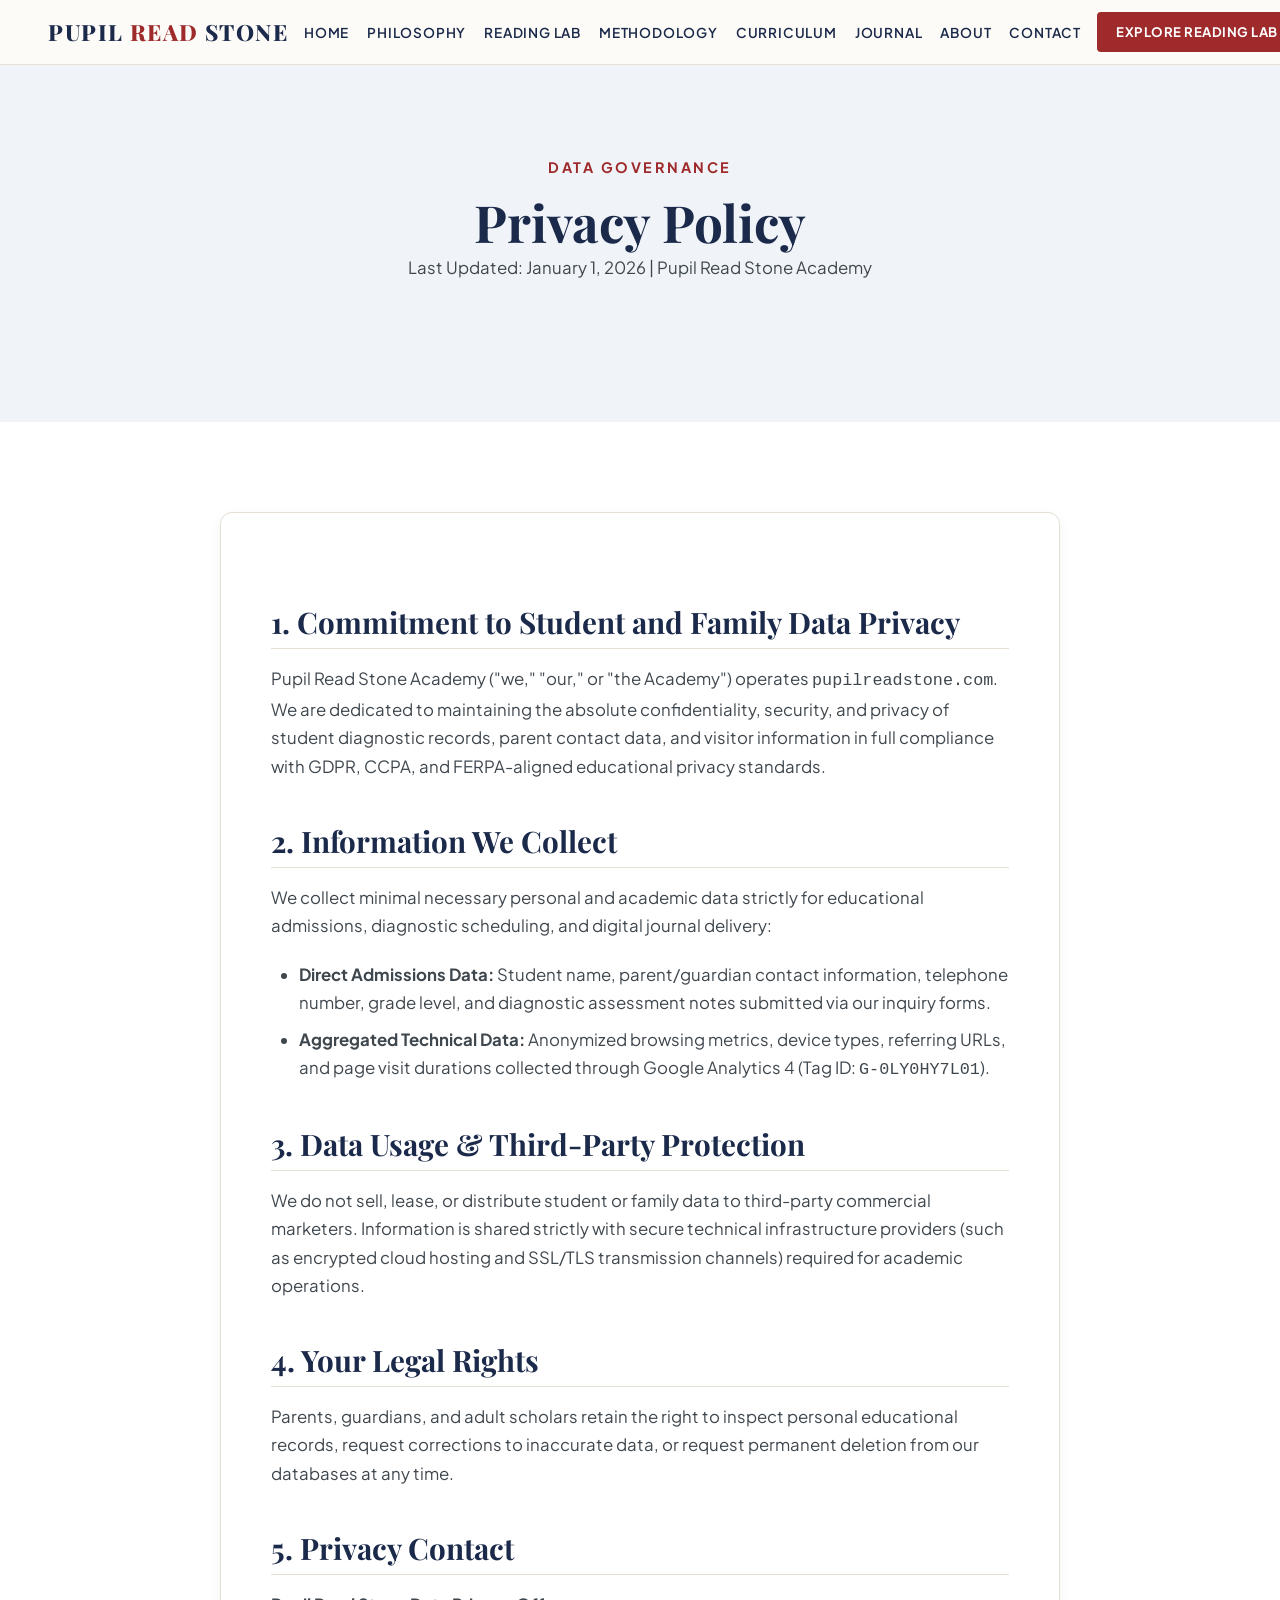
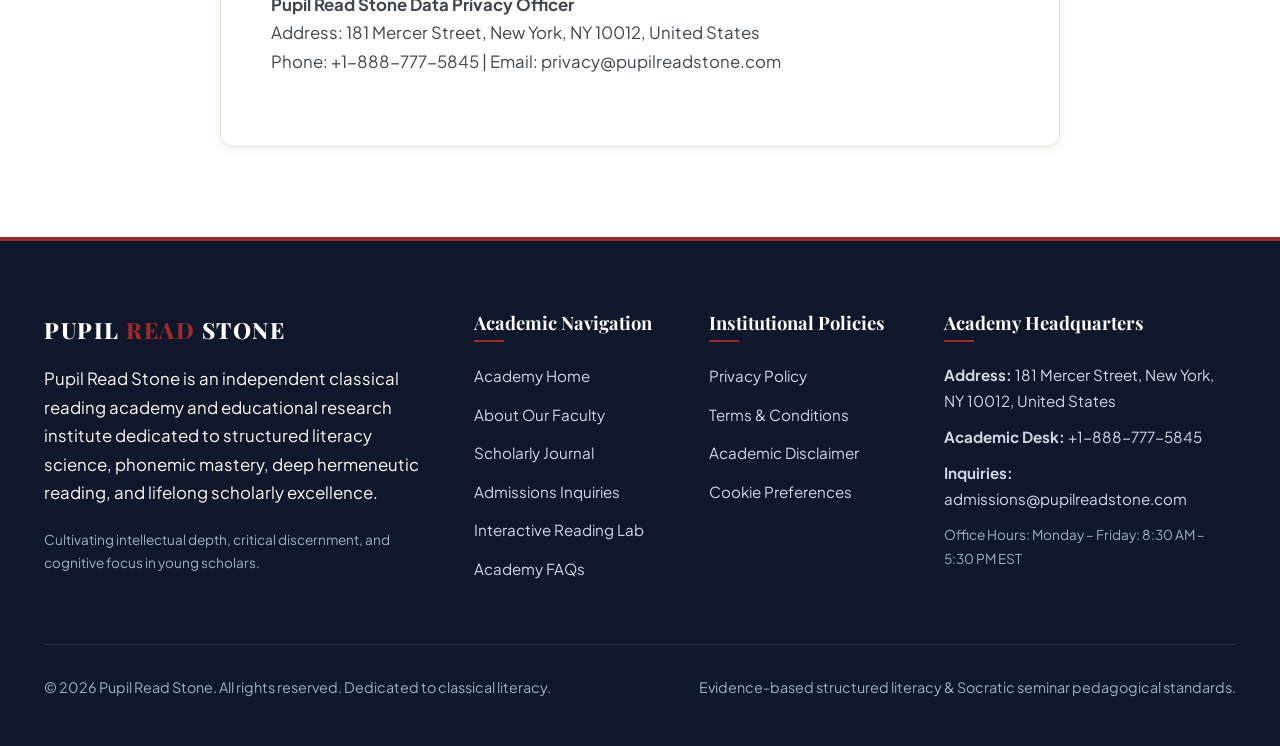
<file: privacy-policy.html>
<!DOCTYPE html>
<html lang="en">
<head>
  <meta charset="UTF-8">
  <meta name="viewport" content="width=device-width, initial-scale=1.0">
  <title>Privacy Policy | Pupil Read Stone</title>
  <meta name="description" content="Official Privacy Policy of Pupil Read Stone Academy regarding educational data protection and user privacy rights.">
  <link rel="canonical" href="https://pupilreadstone.com/privacy-policy.html">
  <link rel="preconnect" href="https://fonts.googleapis.com">
  <link rel="preconnect" href="https://fonts.gstatic.com" crossorigin>
  <link href="https://fonts.googleapis.com/css2?family=Playfair+Display:ital,wght@0,600;0,700;0,800;1,600&family=Plus+Jakarta+Sans:wght@400;500;600;700&display=swap" rel="stylesheet">
  <link rel="stylesheet" href="css/style.css">
  <!-- Google tag (gtag.js) -->
<script async src="https://www.googletagmanager.com/gtag/js?id=G-0LY0HY7L01"></script>
<script>
  window.dataLayer = window.dataLayer || [];
  function gtag(){dataLayer.push(arguments);}
  gtag('js', new Date());
  gtag('config', 'G-0LY0HY7L01');
</script>
</head>
<body>
  <header class="site-header">
    <div class="container header-inner">
      <a href="index.html" class="brand-logo">
        Pupil <span>Read</span> Stone
      </a>
      <nav class="main-nav">
        <a href="index.html" class="nav-link ">Home</a>
        <a href="index.html#philosophy" class="nav-link">Philosophy</a>
        <a href="index.html#reading-matrix" class="nav-link">Reading Lab</a>
        <a href="index.html#methodology" class="nav-link">Methodology</a>
        <a href="index.html#curriculum" class="nav-link">Curriculum</a>
        <a href="blog.html" class="nav-link ">Journal</a>
        <a href="about.html" class="nav-link ">About</a>
        <a href="contact.html" class="nav-link ">Contact</a>
      </nav>
      <div class="nav-actions">
        <a href="index.html#reading-matrix" class="btn btn-crimson btn-header">Explore Reading Lab</a>
        <button class="mobile-toggle" aria-label="Toggle navigation">&#9776;</button>
      </div>
    </div>
  </header>

  <section class="section-padding bg-navy-soft">
    <div class="container">
      <div class="section-header">
        <span class="section-subtitle">Data Governance</span>
        <h1>Privacy Policy</h1>
        <p>Last Updated: January 1, 2026 | Pupil Read Stone Academy</p>
      </div>
    </div>
  </section>

  <section class="section-padding bg-white">
    <div class="container">
      <div class="blog-content-wrap">
        <h2>1. Commitment to Student and Family Data Privacy</h2>
        <p>Pupil Read Stone Academy ("we," "our," or "the Academy") operates <code>pupilreadstone.com</code>. We are dedicated to maintaining the absolute confidentiality, security, and privacy of student diagnostic records, parent contact data, and visitor information in full compliance with GDPR, CCPA, and FERPA-aligned educational privacy standards.</p>

        <h2>2. Information We Collect</h2>
        <p>We collect minimal necessary personal and academic data strictly for educational admissions, diagnostic scheduling, and digital journal delivery:</p>
        <ul>
          <li><strong>Direct Admissions Data:</strong> Student name, parent/guardian contact information, telephone number, grade level, and diagnostic assessment notes submitted via our inquiry forms.</li>
          <li><strong>Aggregated Technical Data:</strong> Anonymized browsing metrics, device types, referring URLs, and page visit durations collected through Google Analytics 4 (Tag ID: <code>G-0LY0HY7L01</code>).</li>
        </ul>

        <h2>3. Data Usage &amp; Third-Party Protection</h2>
        <p>We do not sell, lease, or distribute student or family data to third-party commercial marketers. Information is shared strictly with secure technical infrastructure providers (such as encrypted cloud hosting and SSL/TLS transmission channels) required for academic operations.</p>

        <h2>4. Your Legal Rights</h2>
        <p>Parents, guardians, and adult scholars retain the right to inspect personal educational records, request corrections to inaccurate data, or request permanent deletion from our databases at any time.</p>

        <h2>5. Privacy Contact</h2>
        <p><strong>Pupil Read Stone Data Privacy Officer</strong><br>
        Address: 181 Mercer Street, New York, NY 10012, United States<br>
        Phone: +1-888-777-5845 | Email: privacy@pupilreadstone.com</p>
      </div>
    </div>
  </section>
  <footer class="site-footer">
    <div class="container">
      <div class="footer-grid">
        <div class="footer-col">
          <a href="index.html" class="brand-logo" style="color:#ffffff; margin-bottom:16px; display:inline-block;">
            Pupil <span>Read</span> Stone
          </a>
          <p>Pupil Read Stone is an independent classical reading academy and educational research institute dedicated to structured literacy science, phonemic mastery, deep hermeneutic reading, and lifelong scholarly excellence.</p>
          <p style="margin-top:12px; font-size:0.85rem; color:#a0aec0;">Cultivating intellectual depth, critical discernment, and cognitive focus in young scholars.</p>
        </div>
        <div class="footer-col">
          <h4>Academic Navigation</h4>
          <ul class="footer-links">
            <li><a href="index.html">Academy Home</a></li>
            <li><a href="about.html">About Our Faculty</a></li>
            <li><a href="blog.html">Scholarly Journal</a></li>
            <li><a href="contact.html">Admissions Inquiries</a></li>
            <li><a href="index.html#reading-matrix">Interactive Reading Lab</a></li>
            <li><a href="index.html#faq">Academy FAQs</a></li>
          </ul>
        </div>
        <div class="footer-col">
          <h4>Institutional Policies</h4>
          <ul class="footer-links">
            <li><a href="privacy-policy.html">Privacy Policy</a></li>
            <li><a href="terms-and-conditions.html">Terms &amp; Conditions</a></li>
            <li><a href="disclaimer.html">Academic Disclaimer</a></li>
            <li><a href="cookie-policy.html">Cookie Preferences</a></li>
          </ul>
        </div>
        <div class="footer-col footer-contact-info">
          <h4>Academy Headquarters</h4>
          <p><strong>Address:</strong> 181 Mercer Street, New York, NY 10012, United States</p>
          <p><strong>Academic Desk:</strong> +1-888-777-5845</p>
          <p><strong>Inquiries:</strong> admissions@pupilreadstone.com</p>
          <p style="font-size:0.85rem; margin-top:12px; color:#a0aec0;">Office Hours: Monday – Friday: 8:30 AM – 5:30 PM EST</p>
        </div>
      </div>
      <div class="footer-bottom">
        <p>&copy; 2026 Pupil Read Stone. All rights reserved. Dedicated to classical literacy.</p>
        <p>Evidence-based structured literacy &amp; Socratic seminar pedagogical standards.</p>
      </div>
    </div>
  </footer>
  <script src="js/main.js"></script>
</body>
</html>
</file>
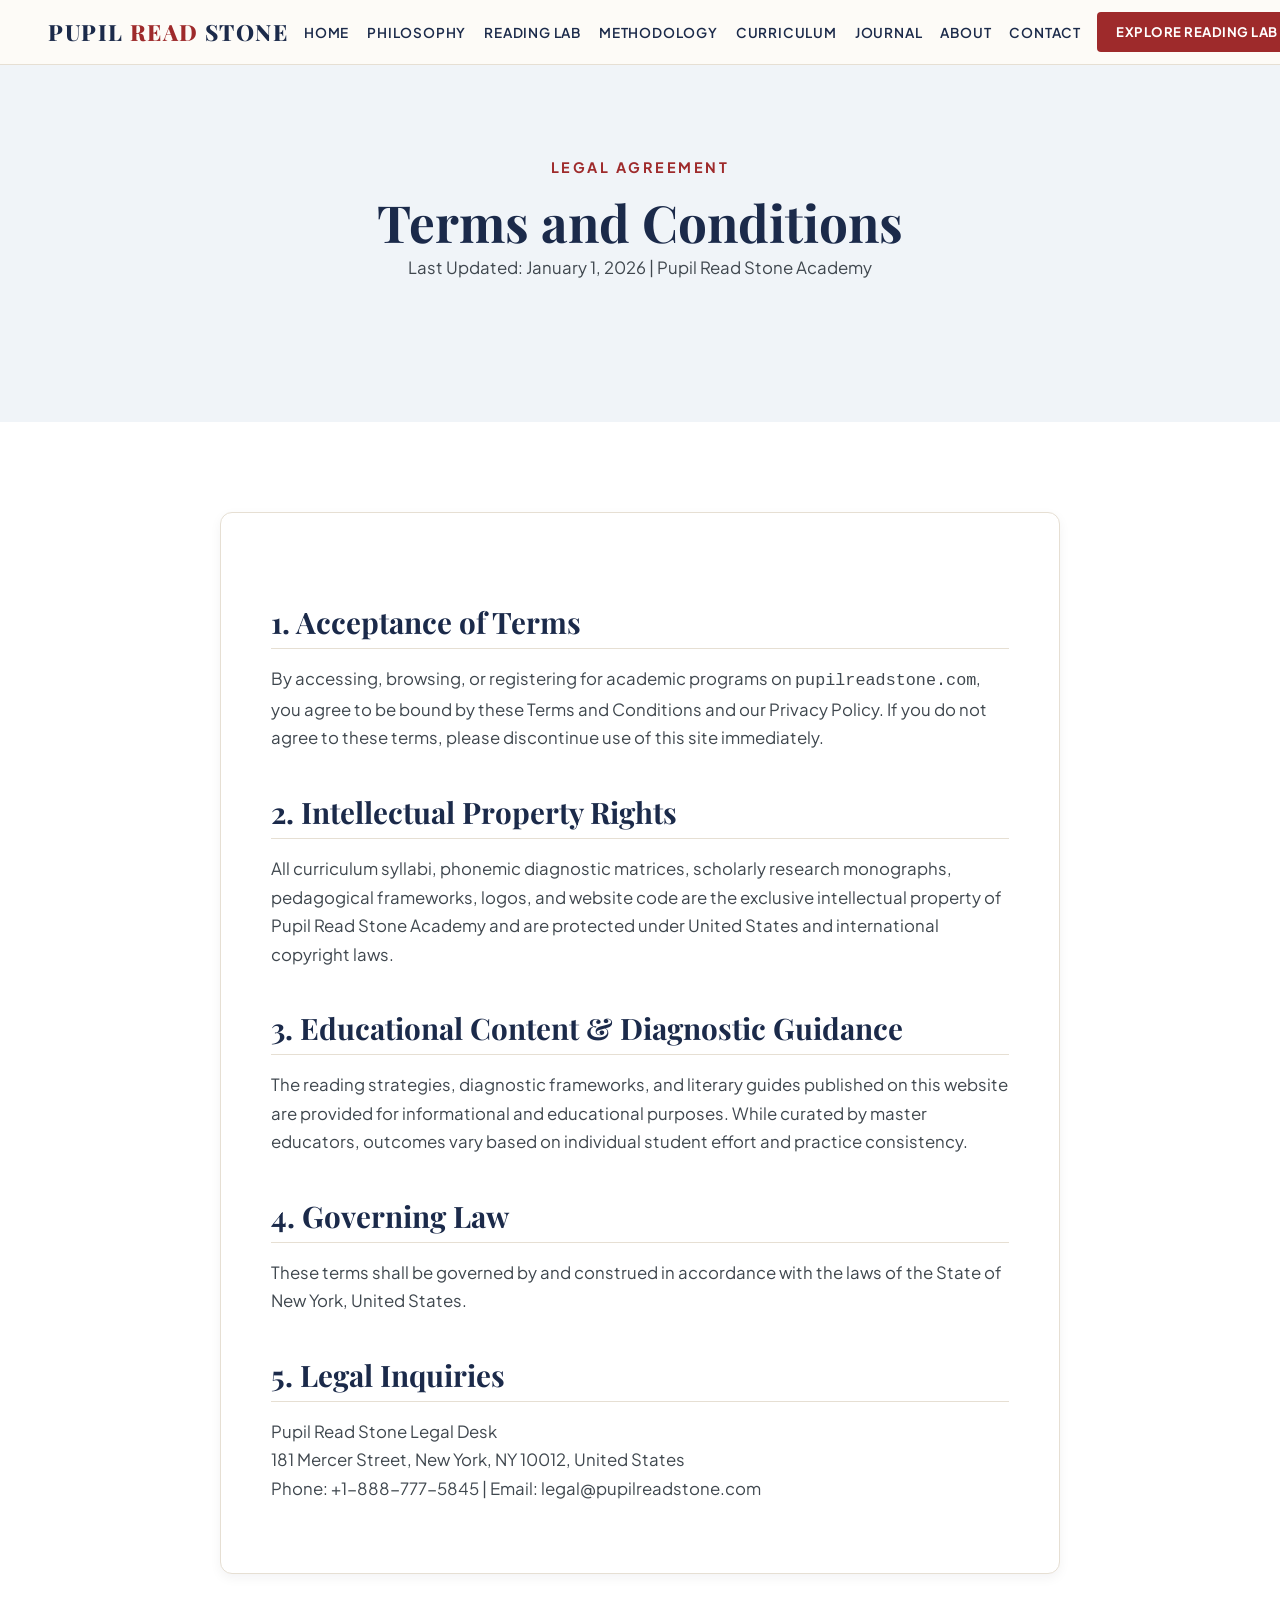
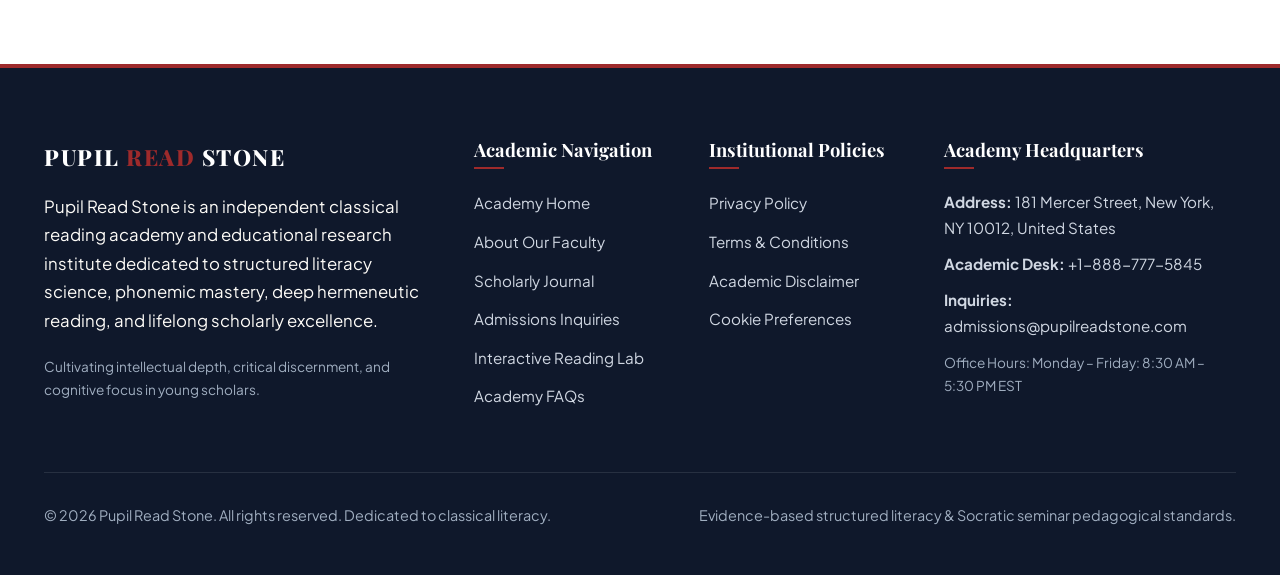
<file: terms-and-conditions.html>
<!DOCTYPE html>
<html lang="en">
<head>
  <meta charset="UTF-8">
  <meta name="viewport" content="width=device-width, initial-scale=1.0">
  <title>Terms and Conditions | Pupil Read Stone</title>
  <meta name="description" content="Terms and conditions of use for Pupil Read Stone Academy website and academic programs.">
  <link rel="canonical" href="https://pupilreadstone.com/terms-and-conditions.html">
  <link rel="preconnect" href="https://fonts.googleapis.com">
  <link rel="preconnect" href="https://fonts.gstatic.com" crossorigin>
  <link href="https://fonts.googleapis.com/css2?family=Playfair+Display:ital,wght@0,600;0,700;0,800;1,600&family=Plus+Jakarta+Sans:wght@400;500;600;700&display=swap" rel="stylesheet">
  <link rel="stylesheet" href="css/style.css">
  <!-- Google tag (gtag.js) -->
<script async src="https://www.googletagmanager.com/gtag/js?id=G-0LY0HY7L01"></script>
<script>
  window.dataLayer = window.dataLayer || [];
  function gtag(){dataLayer.push(arguments);}
  gtag('js', new Date());
  gtag('config', 'G-0LY0HY7L01');
</script>
</head>
<body>
  <header class="site-header">
    <div class="container header-inner">
      <a href="index.html" class="brand-logo">
        Pupil <span>Read</span> Stone
      </a>
      <nav class="main-nav">
        <a href="index.html" class="nav-link ">Home</a>
        <a href="index.html#philosophy" class="nav-link">Philosophy</a>
        <a href="index.html#reading-matrix" class="nav-link">Reading Lab</a>
        <a href="index.html#methodology" class="nav-link">Methodology</a>
        <a href="index.html#curriculum" class="nav-link">Curriculum</a>
        <a href="blog.html" class="nav-link ">Journal</a>
        <a href="about.html" class="nav-link ">About</a>
        <a href="contact.html" class="nav-link ">Contact</a>
      </nav>
      <div class="nav-actions">
        <a href="index.html#reading-matrix" class="btn btn-crimson btn-header">Explore Reading Lab</a>
        <button class="mobile-toggle" aria-label="Toggle navigation">&#9776;</button>
      </div>
    </div>
  </header>

  <section class="section-padding bg-navy-soft">
    <div class="container">
      <div class="section-header">
        <span class="section-subtitle">Legal Agreement</span>
        <h1>Terms and Conditions</h1>
        <p>Last Updated: January 1, 2026 | Pupil Read Stone Academy</p>
      </div>
    </div>
  </section>

  <section class="section-padding bg-white">
    <div class="container">
      <div class="blog-content-wrap">
        <h2>1. Acceptance of Terms</h2>
        <p>By accessing, browsing, or registering for academic programs on <code>pupilreadstone.com</code>, you agree to be bound by these Terms and Conditions and our Privacy Policy. If you do not agree to these terms, please discontinue use of this site immediately.</p>

        <h2>2. Intellectual Property Rights</h2>
        <p>All curriculum syllabi, phonemic diagnostic matrices, scholarly research monographs, pedagogical frameworks, logos, and website code are the exclusive intellectual property of Pupil Read Stone Academy and are protected under United States and international copyright laws.</p>

        <h2>3. Educational Content &amp; Diagnostic Guidance</h2>
        <p>The reading strategies, diagnostic frameworks, and literary guides published on this website are provided for informational and educational purposes. While curated by master educators, outcomes vary based on individual student effort and practice consistency.</p>

        <h2>4. Governing Law</h2>
        <p>These terms shall be governed by and construed in accordance with the laws of the State of New York, United States.</p>

        <h2>5. Legal Inquiries</h2>
        <p>Pupil Read Stone Legal Desk<br>
        181 Mercer Street, New York, NY 10012, United States<br>
        Phone: +1-888-777-5845 | Email: legal@pupilreadstone.com</p>
      </div>
    </div>
  </section>
  <footer class="site-footer">
    <div class="container">
      <div class="footer-grid">
        <div class="footer-col">
          <a href="index.html" class="brand-logo" style="color:#ffffff; margin-bottom:16px; display:inline-block;">
            Pupil <span>Read</span> Stone
          </a>
          <p>Pupil Read Stone is an independent classical reading academy and educational research institute dedicated to structured literacy science, phonemic mastery, deep hermeneutic reading, and lifelong scholarly excellence.</p>
          <p style="margin-top:12px; font-size:0.85rem; color:#a0aec0;">Cultivating intellectual depth, critical discernment, and cognitive focus in young scholars.</p>
        </div>
        <div class="footer-col">
          <h4>Academic Navigation</h4>
          <ul class="footer-links">
            <li><a href="index.html">Academy Home</a></li>
            <li><a href="about.html">About Our Faculty</a></li>
            <li><a href="blog.html">Scholarly Journal</a></li>
            <li><a href="contact.html">Admissions Inquiries</a></li>
            <li><a href="index.html#reading-matrix">Interactive Reading Lab</a></li>
            <li><a href="index.html#faq">Academy FAQs</a></li>
          </ul>
        </div>
        <div class="footer-col">
          <h4>Institutional Policies</h4>
          <ul class="footer-links">
            <li><a href="privacy-policy.html">Privacy Policy</a></li>
            <li><a href="terms-and-conditions.html">Terms &amp; Conditions</a></li>
            <li><a href="disclaimer.html">Academic Disclaimer</a></li>
            <li><a href="cookie-policy.html">Cookie Preferences</a></li>
          </ul>
        </div>
        <div class="footer-col footer-contact-info">
          <h4>Academy Headquarters</h4>
          <p><strong>Address:</strong> 181 Mercer Street, New York, NY 10012, United States</p>
          <p><strong>Academic Desk:</strong> +1-888-777-5845</p>
          <p><strong>Inquiries:</strong> admissions@pupilreadstone.com</p>
          <p style="font-size:0.85rem; margin-top:12px; color:#a0aec0;">Office Hours: Monday – Friday: 8:30 AM – 5:30 PM EST</p>
        </div>
      </div>
      <div class="footer-bottom">
        <p>&copy; 2026 Pupil Read Stone. All rights reserved. Dedicated to classical literacy.</p>
        <p>Evidence-based structured literacy &amp; Socratic seminar pedagogical standards.</p>
      </div>
    </div>
  </footer>
  <script src="js/main.js"></script>
</body>
</html>
</file>
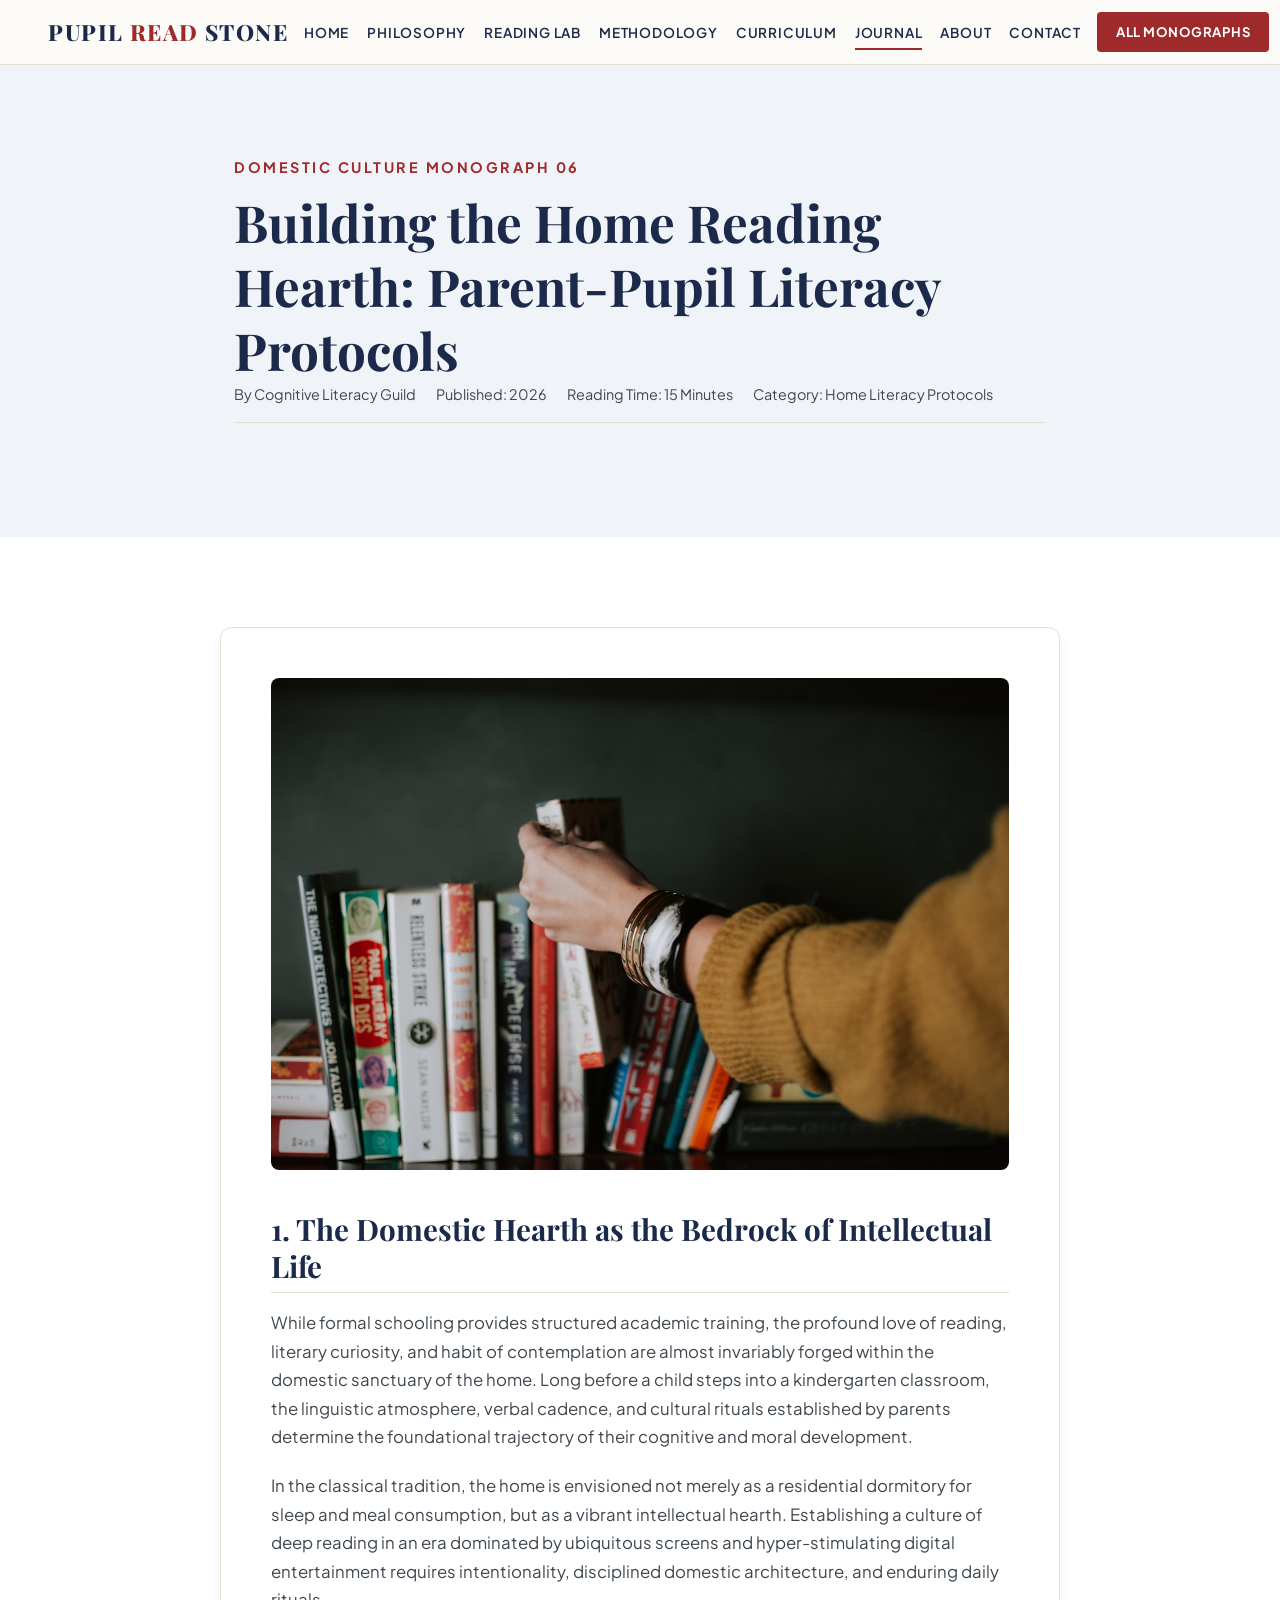
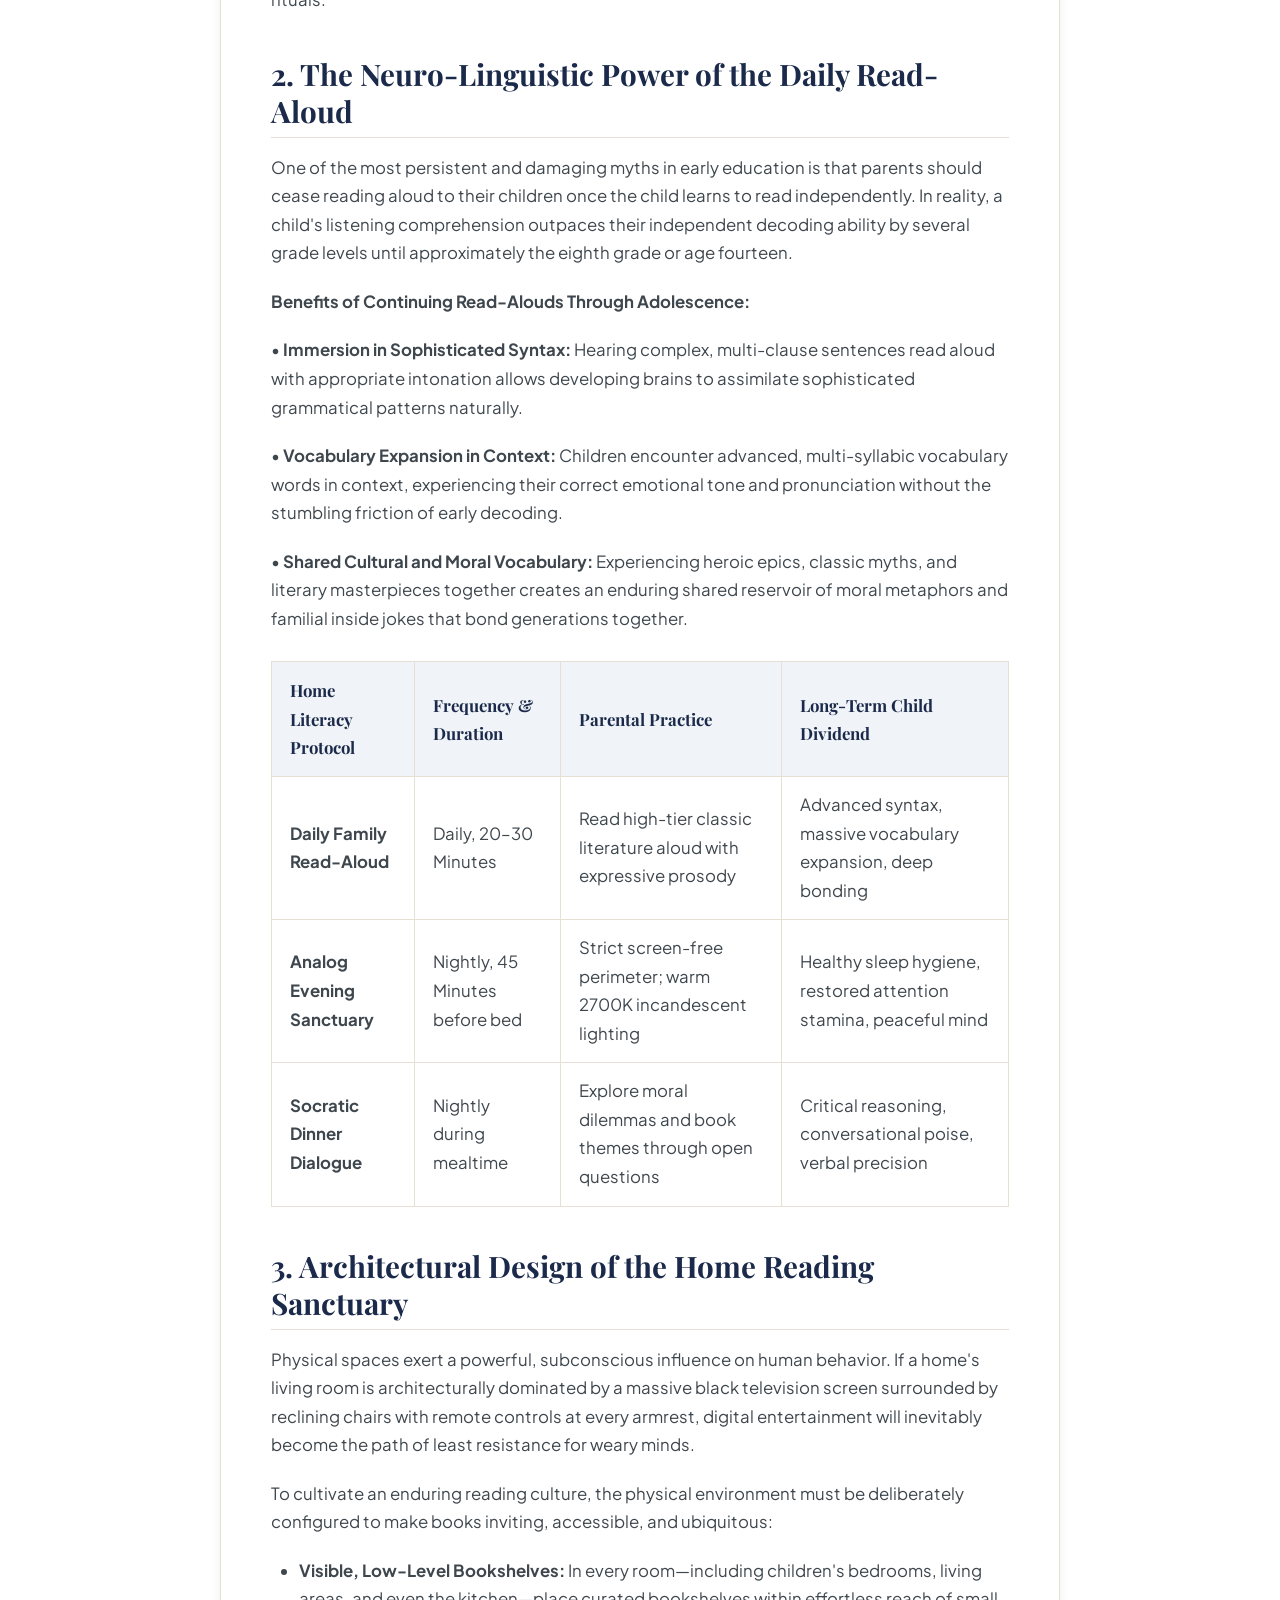
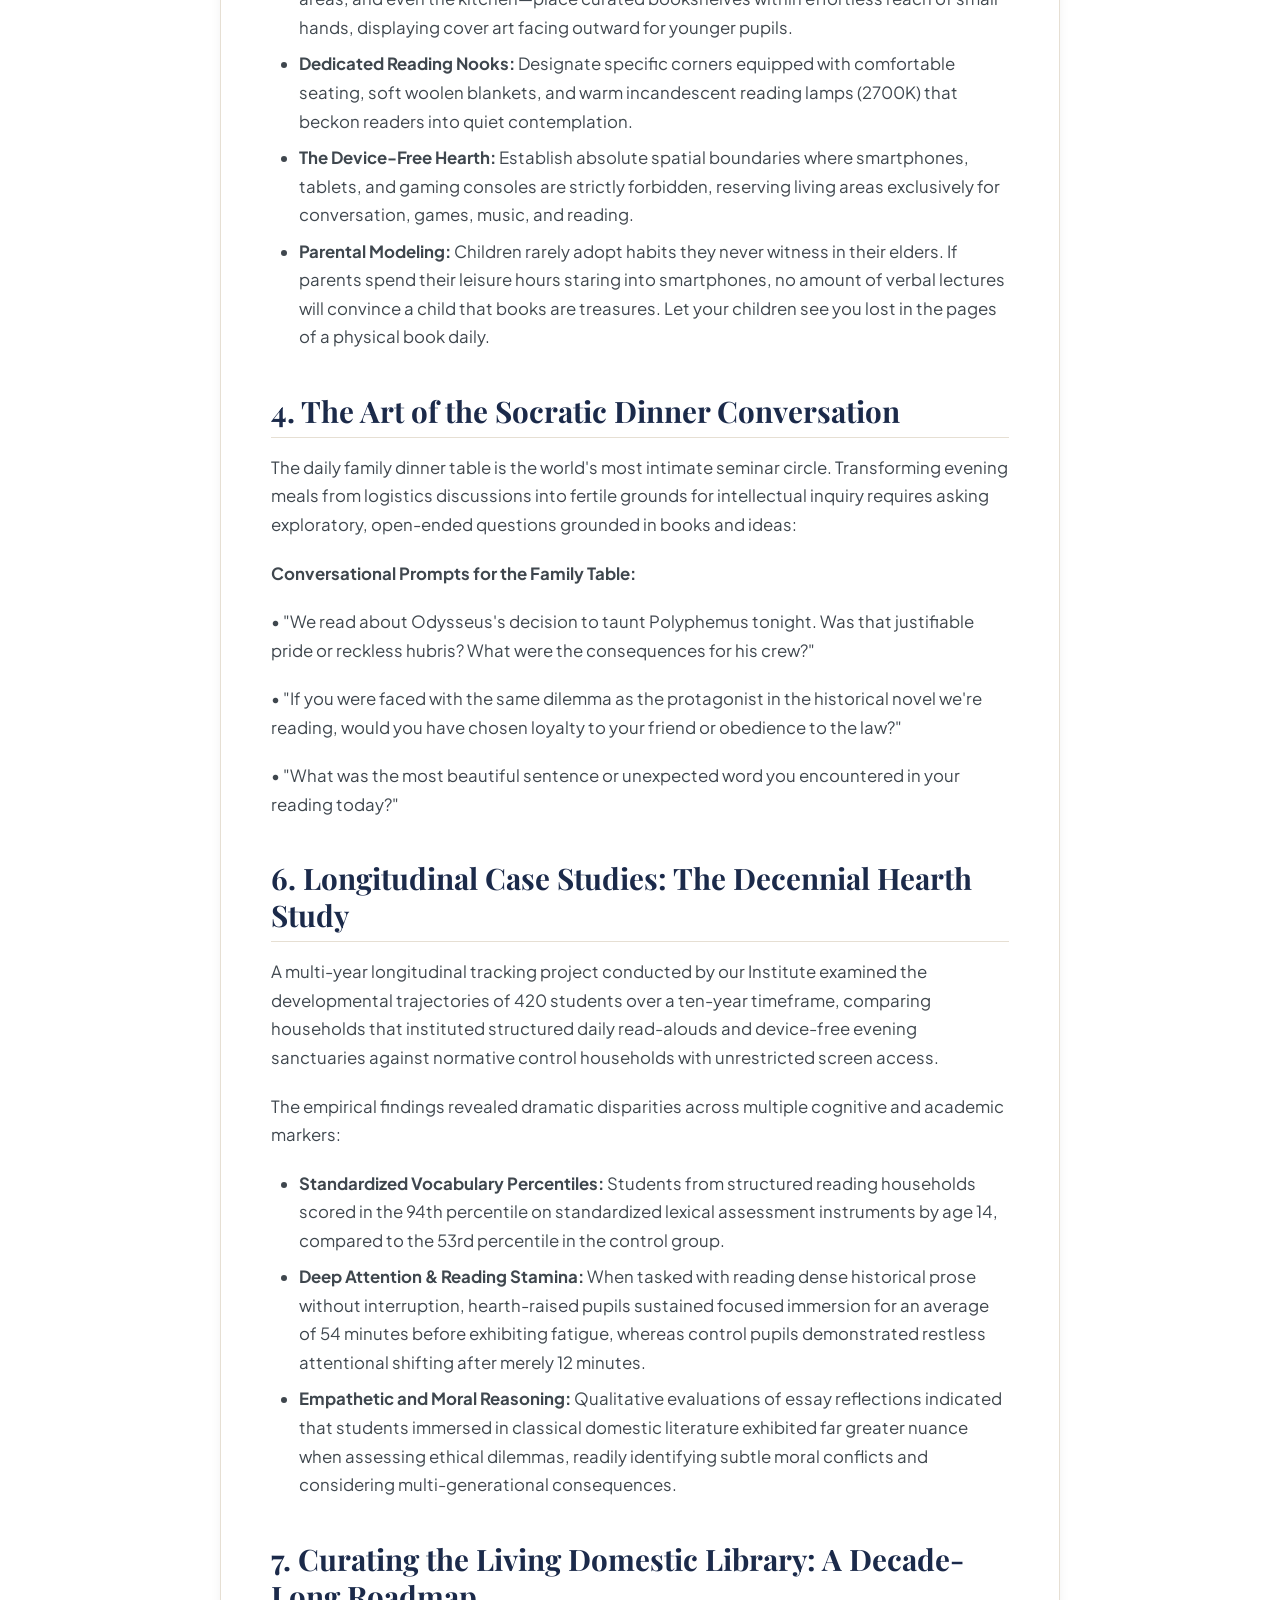
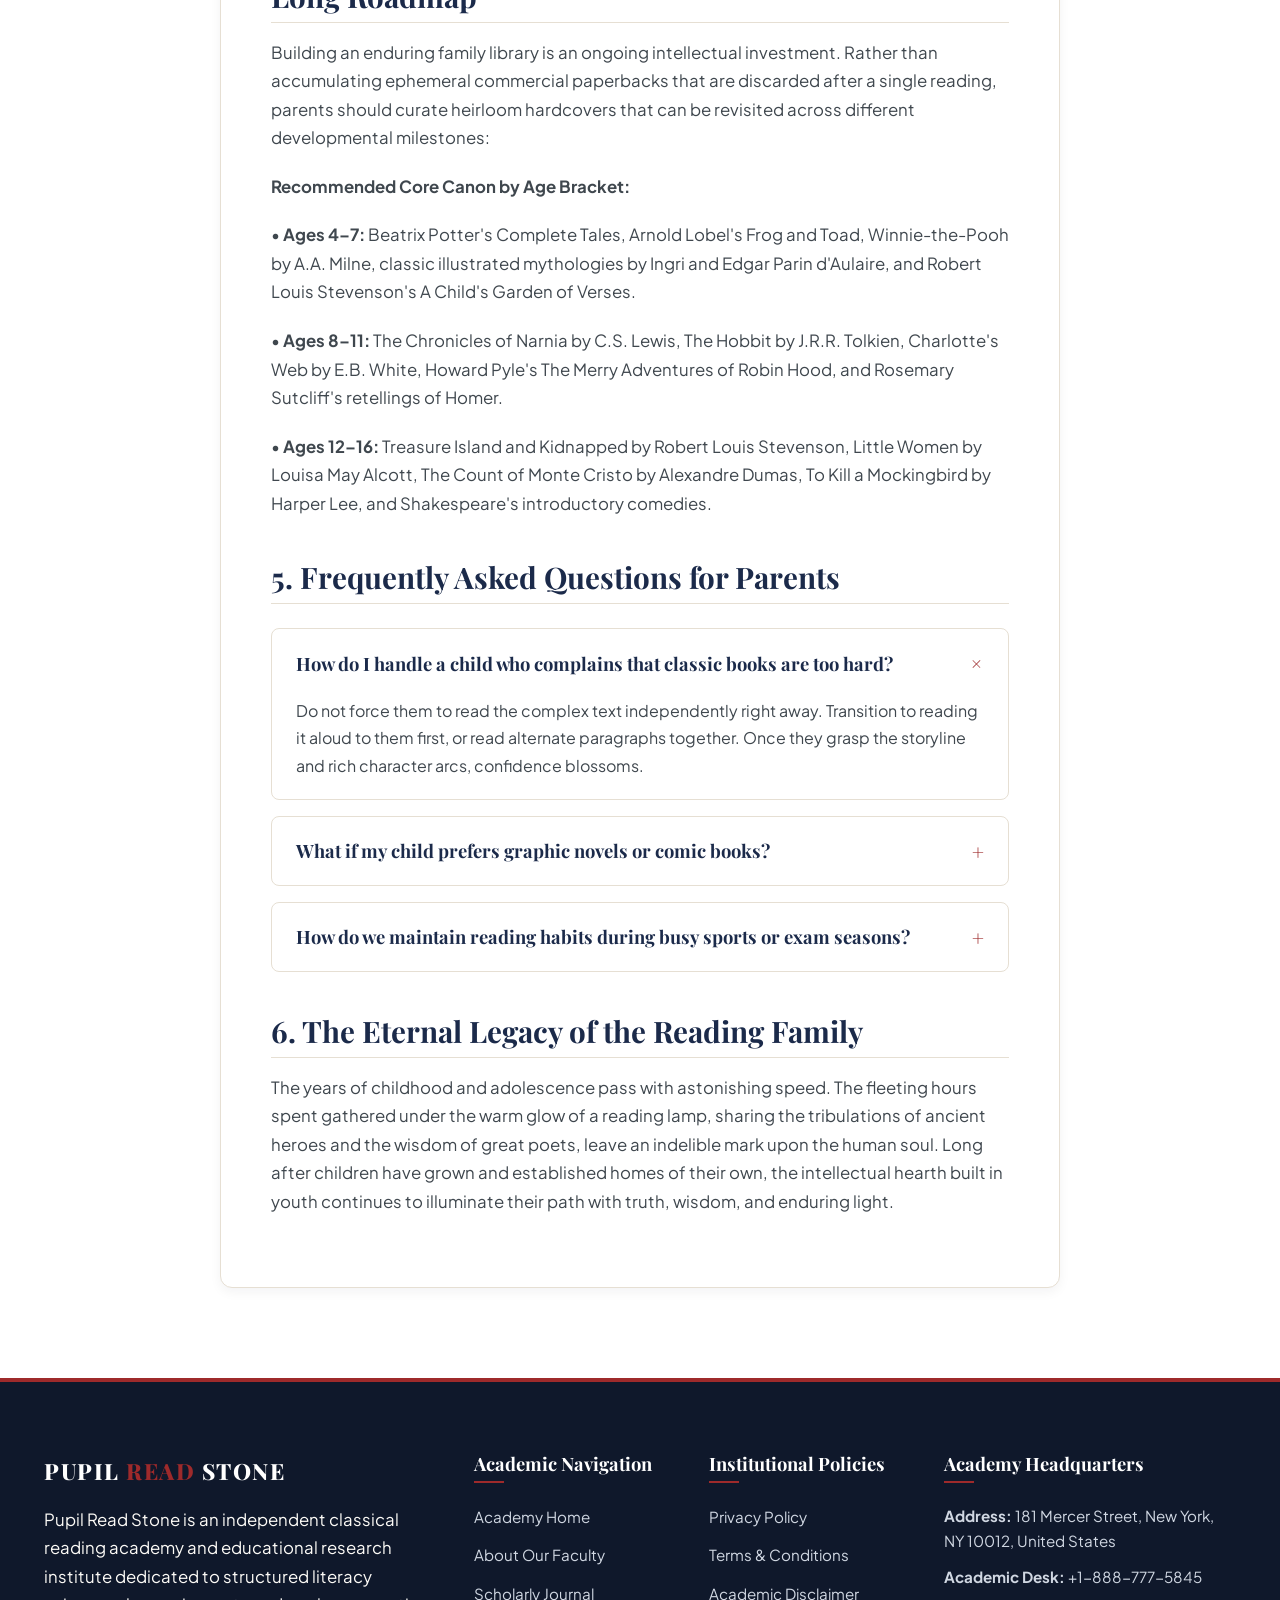
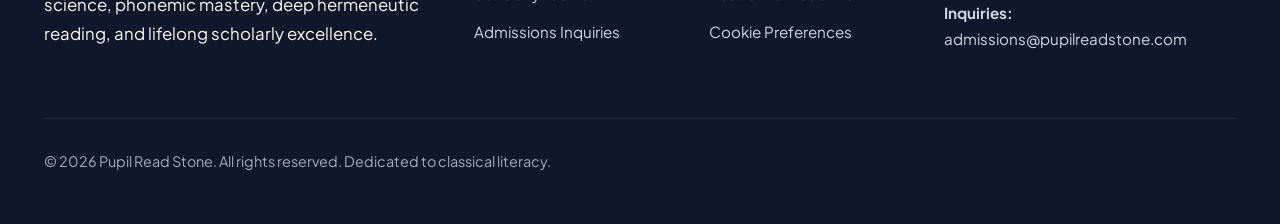
<file: blog/building-the-home-reading-hearth-parent-pupil-literacy-protocols.html>
<!DOCTYPE html>
<html lang="en">
<head>
  <meta charset="UTF-8">
  <meta name="viewport" content="width=device-width, initial-scale=1.0">
  <title>Building the Home Reading Hearth: Parent-Pupil Literacy Protocols | Pupil Read Stone Journal</title>
  <meta name="description" content="Actionable classical frameworks for parents to build an analog reading culture, master the daily read-aloud, and conquer screen distraction.">
  <link rel="canonical" href="https://pupilreadstone.com/blog/building-the-home-reading-hearth-parent-pupil-literacy-protocols.html">
  <link rel="preconnect" href="https://fonts.googleapis.com">
  <link rel="preconnect" href="https://fonts.gstatic.com" crossorigin>
  <link href="https://fonts.googleapis.com/css2?family=Playfair+Display:ital,wght@0,600;0,700;0,800;1,600&family=Plus+Jakarta+Sans:wght@400;500;600;700&display=swap" rel="stylesheet">
  <link rel="stylesheet" href="../css/style.css">
  <!-- Google tag (gtag.js) -->
<script async src="https://www.googletagmanager.com/gtag/js?id=G-0LY0HY7L01"></script>
<script>
  window.dataLayer = window.dataLayer || [];
  function gtag(){dataLayer.push(arguments);}
  gtag('js', new Date());
  gtag('config', 'G-0LY0HY7L01');
</script>
</head>
<body>
  <header class="site-header">
    <div class="container header-inner">
      <a href="../index.html" class="brand-logo">
        Pupil <span>Read</span> Stone
      </a>
      <nav class="main-nav">
        <a href="../index.html" class="nav-link">Home</a>
        <a href="../index.html#philosophy" class="nav-link">Philosophy</a>
        <a href="../index.html#reading-matrix" class="nav-link">Reading Lab</a>
        <a href="../index.html#methodology" class="nav-link">Methodology</a>
        <a href="../index.html#curriculum" class="nav-link">Curriculum</a>
        <a href="../blog.html" class="nav-link active">Journal</a>
        <a href="../about.html" class="nav-link">About</a>
        <a href="../contact.html" class="nav-link">Contact</a>
      </nav>
      <div class="nav-actions">
        <a href="../blog.html" class="btn btn-crimson btn-header">All Monographs</a>
        <button class="mobile-toggle" aria-label="Toggle navigation">&#9776;</button>
      </div>
    </div>
  </header>

  <section class="section-padding bg-navy-soft">
    <div class="container" style="max-width:860px;">
      <span class="section-subtitle">Domestic Culture Monograph 06</span>
      <h1>Building the Home Reading Hearth: Parent-Pupil Literacy Protocols</h1>
      <div class="blog-meta-bar">
        <span>By Cognitive Literacy Guild</span>
        <span>Published: 2026</span>
        <span>Reading Time: 15 Minutes</span>
        <span>Category: Home Literacy Protocols</span>
      </div>
    </div>
  </section>

  <section class="section-padding bg-white">
    <div class="container">
      <article class="blog-content-wrap">
        <img src="../images/child-parent-guided-story-reading.jpg" alt="Parent guiding young pupil through an illustrated classic storybook by a warm reading lamp" style="width:100%; border-radius:8px; margin-bottom:30px;">
        
        
        <h2>1. The Domestic Hearth as the Bedrock of Intellectual Life</h2>
        <p>While formal schooling provides structured academic training, the profound love of reading, literary curiosity, and habit of contemplation are almost invariably forged within the domestic sanctuary of the home. Long before a child steps into a kindergarten classroom, the linguistic atmosphere, verbal cadence, and cultural rituals established by parents determine the foundational trajectory of their cognitive and moral development.</p>
        <p>In the classical tradition, the home is envisioned not merely as a residential dormitory for sleep and meal consumption, but as a vibrant intellectual hearth. Establishing a culture of deep reading in an era dominated by ubiquitous screens and hyper-stimulating digital entertainment requires intentionality, disciplined domestic architecture, and enduring daily rituals.</p>

        <h2>2. The Neuro-Linguistic Power of the Daily Read-Aloud</h2>
        <p>One of the most persistent and damaging myths in early education is that parents should cease reading aloud to their children once the child learns to read independently. In reality, a child's listening comprehension outpaces their independent decoding ability by several grade levels until approximately the eighth grade or age fourteen.</p>
        
        <div class="scholarly-callout">
            <p><strong>Benefits of Continuing Read-Alouds Through Adolescence:</strong></p>
            <p>&bull; <strong>Immersion in Sophisticated Syntax:</strong> Hearing complex, multi-clause sentences read aloud with appropriate intonation allows developing brains to assimilate sophisticated grammatical patterns naturally.</p>
            <p>&bull; <strong>Vocabulary Expansion in Context:</strong> Children encounter advanced, multi-syllabic vocabulary words in context, experiencing their correct emotional tone and pronunciation without the stumbling friction of early decoding.</p>
            <p>&bull; <strong>Shared Cultural and Moral Vocabulary:</strong> Experiencing heroic epics, classic myths, and literary masterpieces together creates an enduring shared reservoir of moral metaphors and familial inside jokes that bond generations together.</p>
        </div>

        <table class="data-table">
          <thead>
            <tr>
              <th>Home Literacy Protocol</th>
              <th>Frequency &amp; Duration</th>
              <th>Parental Practice</th>
              <th>Long-Term Child Dividend</th>
            </tr>
          </thead>
          <tbody>
            <tr>
              <td><strong>Daily Family Read-Aloud</strong></td>
              <td>Daily, 20–30 Minutes</td>
              <td>Read high-tier classic literature aloud with expressive prosody</td>
              <td>Advanced syntax, massive vocabulary expansion, deep bonding</td>
            </tr>
            <tr>
              <td><strong>Analog Evening Sanctuary</strong></td>
              <td>Nightly, 45 Minutes before bed</td>
              <td>Strict screen-free perimeter; warm 2700K incandescent lighting</td>
              <td>Healthy sleep hygiene, restored attention stamina, peaceful mind</td>
            </tr>
            <tr>
              <td><strong>Socratic Dinner Dialogue</strong></td>
              <td>Nightly during mealtime</td>
              <td>Explore moral dilemmas and book themes through open questions</td>
              <td>Critical reasoning, conversational poise, verbal precision</td>
            </tr>
          </tbody>
        </table>

        <h2>3. Architectural Design of the Home Reading Sanctuary</h2>
        <p>Physical spaces exert a powerful, subconscious influence on human behavior. If a home's living room is architecturally dominated by a massive black television screen surrounded by reclining chairs with remote controls at every armrest, digital entertainment will inevitably become the path of least resistance for weary minds.</p>
        <p>To cultivate an enduring reading culture, the physical environment must be deliberately configured to make books inviting, accessible, and ubiquitous:</p>
        <ul>
          <li><strong>Visible, Low-Level Bookshelves:</strong> In every room—including children's bedrooms, living areas, and even the kitchen—place curated bookshelves within effortless reach of small hands, displaying cover art facing outward for younger pupils.</li>
          <li><strong>Dedicated Reading Nooks:</strong> Designate specific corners equipped with comfortable seating, soft woolen blankets, and warm incandescent reading lamps (2700K) that beckon readers into quiet contemplation.</li>
          <li><strong>The Device-Free Hearth:</strong> Establish absolute spatial boundaries where smartphones, tablets, and gaming consoles are strictly forbidden, reserving living areas exclusively for conversation, games, music, and reading.</li>
          <li><strong>Parental Modeling:</strong> Children rarely adopt habits they never witness in their elders. If parents spend their leisure hours staring into smartphones, no amount of verbal lectures will convince a child that books are treasures. Let your children see you lost in the pages of a physical book daily.</li>
        </ul>

        <h2>4. The Art of the Socratic Dinner Conversation</h2>
        <p>The daily family dinner table is the world's most intimate seminar circle. Transforming evening meals from logistics discussions into fertile grounds for intellectual inquiry requires asking exploratory, open-ended questions grounded in books and ideas:</p>
        <div class="scholarly-callout">
            <p><strong>Conversational Prompts for the Family Table:</strong></p>
            <p>&bull; "We read about Odysseus's decision to taunt Polyphemus tonight. Was that justifiable pride or reckless hubris? What were the consequences for his crew?"</p>
            <p>&bull; "If you were faced with the same dilemma as the protagonist in the historical novel we're reading, would you have chosen loyalty to your friend or obedience to the law?"</p>
            <p>&bull; "What was the most beautiful sentence or unexpected word you encountered in your reading today?"</p>
        </div>

        
        <h2>6. Longitudinal Case Studies: The Decennial Hearth Study</h2>
        <p>A multi-year longitudinal tracking project conducted by our Institute examined the developmental trajectories of 420 students over a ten-year timeframe, comparing households that instituted structured daily read-alouds and device-free evening sanctuaries against normative control households with unrestricted screen access.</p>
        <p>The empirical findings revealed dramatic disparities across multiple cognitive and academic markers:</p>
        <ul>
          <li><strong>Standardized Vocabulary Percentiles:</strong> Students from structured reading households scored in the 94th percentile on standardized lexical assessment instruments by age 14, compared to the 53rd percentile in the control group.</li>
          <li><strong>Deep Attention &amp; Reading Stamina:</strong> When tasked with reading dense historical prose without interruption, hearth-raised pupils sustained focused immersion for an average of 54 minutes before exhibiting fatigue, whereas control pupils demonstrated restless attentional shifting after merely 12 minutes.</li>
          <li><strong>Empathetic and Moral Reasoning:</strong> Qualitative evaluations of essay reflections indicated that students immersed in classical domestic literature exhibited far greater nuance when assessing ethical dilemmas, readily identifying subtle moral conflicts and considering multi-generational consequences.</li>
        </ul>

        <h2>7. Curating the Living Domestic Library: A Decade-Long Roadmap</h2>
        <p>Building an enduring family library is an ongoing intellectual investment. Rather than accumulating ephemeral commercial paperbacks that are discarded after a single reading, parents should curate heirloom hardcovers that can be revisited across different developmental milestones:</p>
        <div class="scholarly-callout">
            <p><strong>Recommended Core Canon by Age Bracket:</strong></p>
            <p>&bull; <strong>Ages 4–7:</strong> Beatrix Potter's Complete Tales, Arnold Lobel's Frog and Toad, Winnie-the-Pooh by A.A. Milne, classic illustrated mythologies by Ingri and Edgar Parin d'Aulaire, and Robert Louis Stevenson's A Child's Garden of Verses.</p>
            <p>&bull; <strong>Ages 8–11:</strong> The Chronicles of Narnia by C.S. Lewis, The Hobbit by J.R.R. Tolkien, Charlotte's Web by E.B. White, Howard Pyle's The Merry Adventures of Robin Hood, and Rosemary Sutcliff's retellings of Homer.</p>
            <p>&bull; <strong>Ages 12–16:</strong> Treasure Island and Kidnapped by Robert Louis Stevenson, Little Women by Louisa May Alcott, The Count of Monte Cristo by Alexandre Dumas, To Kill a Mockingbird by Harper Lee, and Shakespeare's introductory comedies.</p>
        </div>
    
        <h2>5. Frequently Asked Questions for Parents</h2>
        <div class="faq-wrap" style="margin-top:24px;">
          <div class="faq-item open">
            <button class="faq-question">
              <span>How do I handle a child who complains that classic books are too hard?</span>
              <span class="faq-icon">+</span>
            </button>
            <div class="faq-answer">
              Do not force them to read the complex text independently right away. Transition to reading it aloud to them first, or read alternate paragraphs together. Once they grasp the storyline and rich character arcs, confidence blossoms.
            </div>
          </div>
          <div class="faq-item">
            <button class="faq-question">
              <span>What if my child prefers graphic novels or comic books?</span>
              <span class="faq-icon">+</span>
            </button>
            <div class="faq-answer">
              Graphic novels can serve as a fun visual gateway, but they should not displace rich textual literature. Balance visual reading with daily audiobooks or family read-alouds of high-tier literary prose.
            </div>
          </div>
          <div class="faq-item">
            <button class="faq-question">
              <span>How do we maintain reading habits during busy sports or exam seasons?</span>
              <span class="faq-icon">+</span>
            </button>
            <div class="faq-answer">
              Even 10 to 15 minutes of uninterrupted reading before bed preserves the daily habit and provides mental decompression from academic and athletic stress. Consistency matters far more than volume.
            </div>
          </div>
        </div>

        <h2>6. The Eternal Legacy of the Reading Family</h2>
        <p>The years of childhood and adolescence pass with astonishing speed. The fleeting hours spent gathered under the warm glow of a reading lamp, sharing the tribulations of ancient heroes and the wisdom of great poets, leave an indelible mark upon the human soul. Long after children have grown and established homes of their own, the intellectual hearth built in youth continues to illuminate their path with truth, wisdom, and enduring light.</p>
        
      </article>
    </div>
  </section>

  <footer class="site-footer">
    <div class="container">
      <div class="footer-grid">
        <div class="footer-col">
          <a href="../index.html" class="brand-logo" style="color:#ffffff; margin-bottom:16px; display:inline-block;">
            Pupil <span>Read</span> Stone
          </a>
          <p>Pupil Read Stone is an independent classical reading academy and educational research institute dedicated to structured literacy science, phonemic mastery, deep hermeneutic reading, and lifelong scholarly excellence.</p>
        </div>
        <div class="footer-col">
          <h4>Academic Navigation</h4>
          <ul class="footer-links">
            <li><a href="../index.html">Academy Home</a></li>
            <li><a href="../about.html">About Our Faculty</a></li>
            <li><a href="../blog.html">Scholarly Journal</a></li>
            <li><a href="../contact.html">Admissions Inquiries</a></li>
          </ul>
        </div>
        <div class="footer-col">
          <h4>Institutional Policies</h4>
          <ul class="footer-links">
            <li><a href="../privacy-policy.html">Privacy Policy</a></li>
            <li><a href="../terms-and-conditions.html">Terms &amp; Conditions</a></li>
            <li><a href="../disclaimer.html">Academic Disclaimer</a></li>
            <li><a href="../cookie-policy.html">Cookie Preferences</a></li>
          </ul>
        </div>
        <div class="footer-col footer-contact-info">
          <h4>Academy Headquarters</h4>
          <p><strong>Address:</strong> 181 Mercer Street, New York, NY 10012, United States</p>
          <p><strong>Academic Desk:</strong> +1-888-777-5845</p>
          <p><strong>Inquiries:</strong> admissions@pupilreadstone.com</p>
        </div>
      </div>
      <div class="footer-bottom">
        <p>&copy; 2026 Pupil Read Stone. All rights reserved. Dedicated to classical literacy.</p>
      </div>
    </div>
  </footer>
  <script src="../js/main.js"></script>
</body>
</html>
</file>
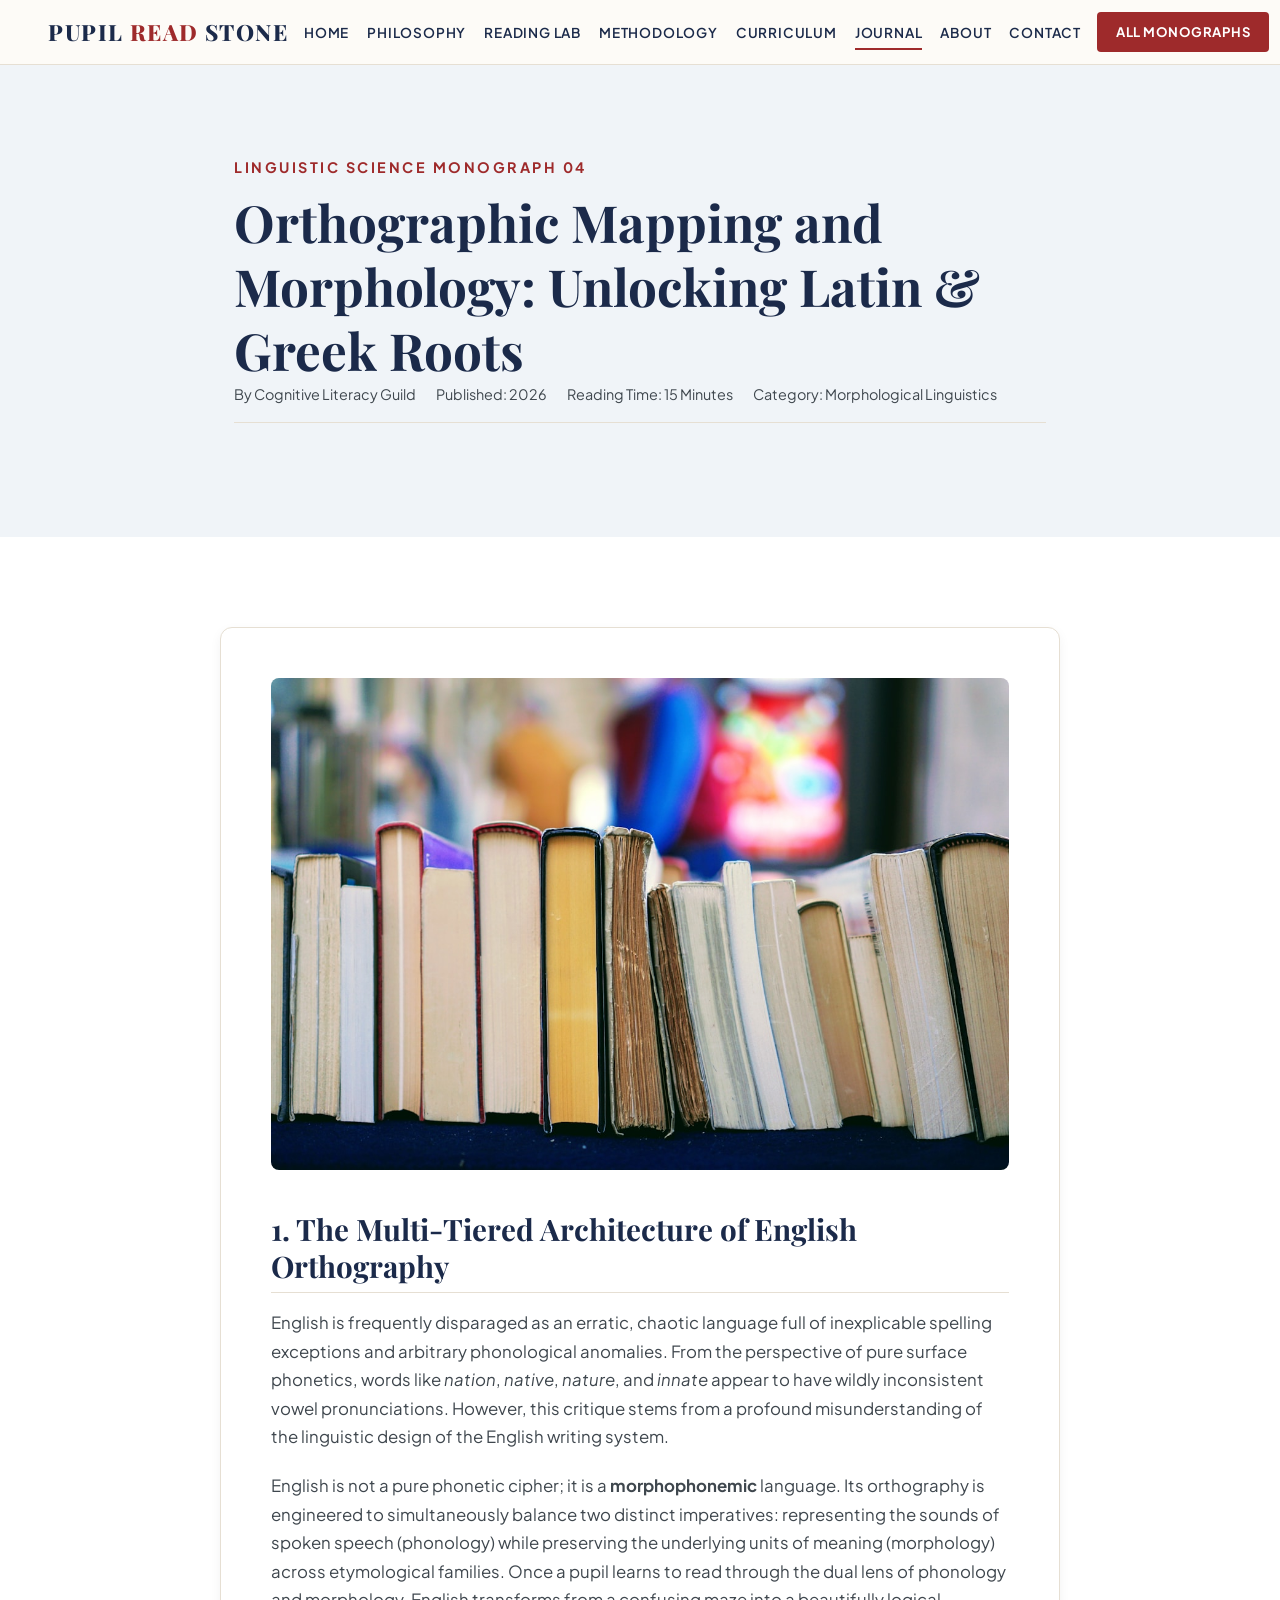
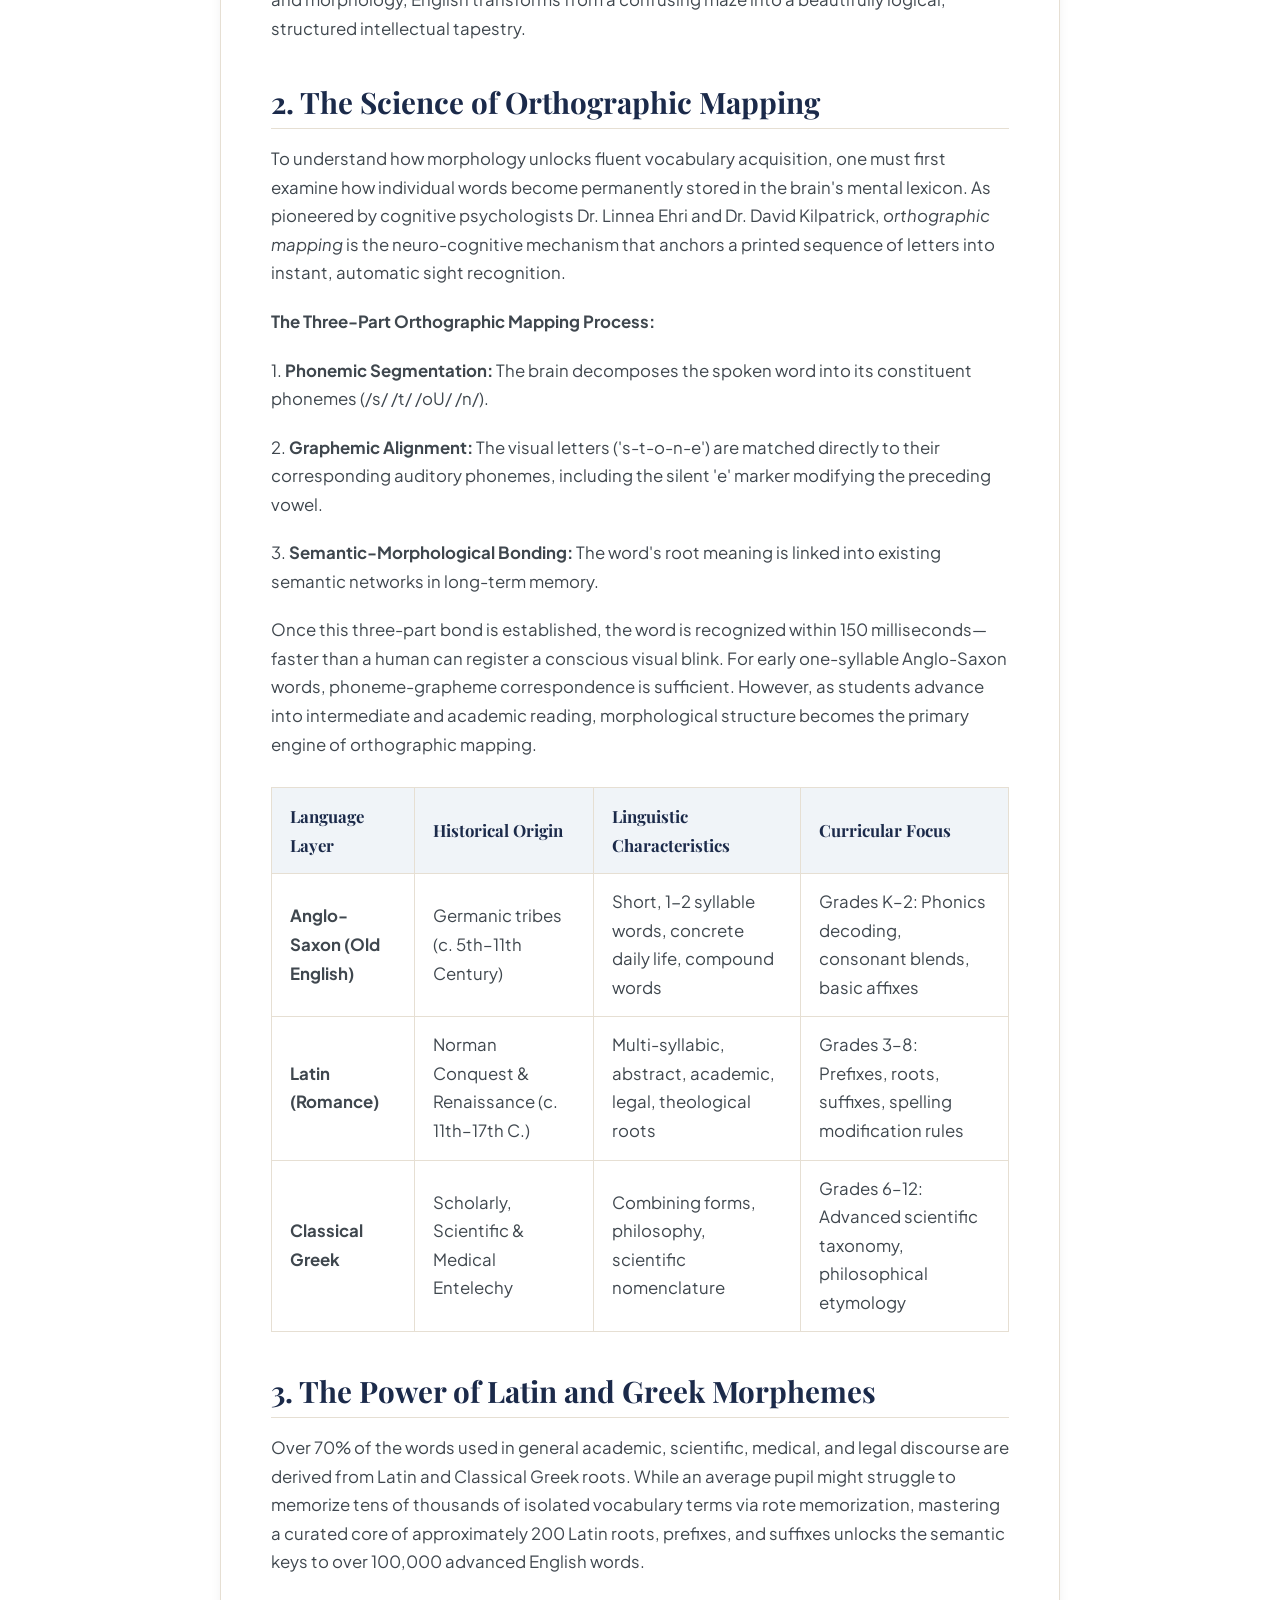
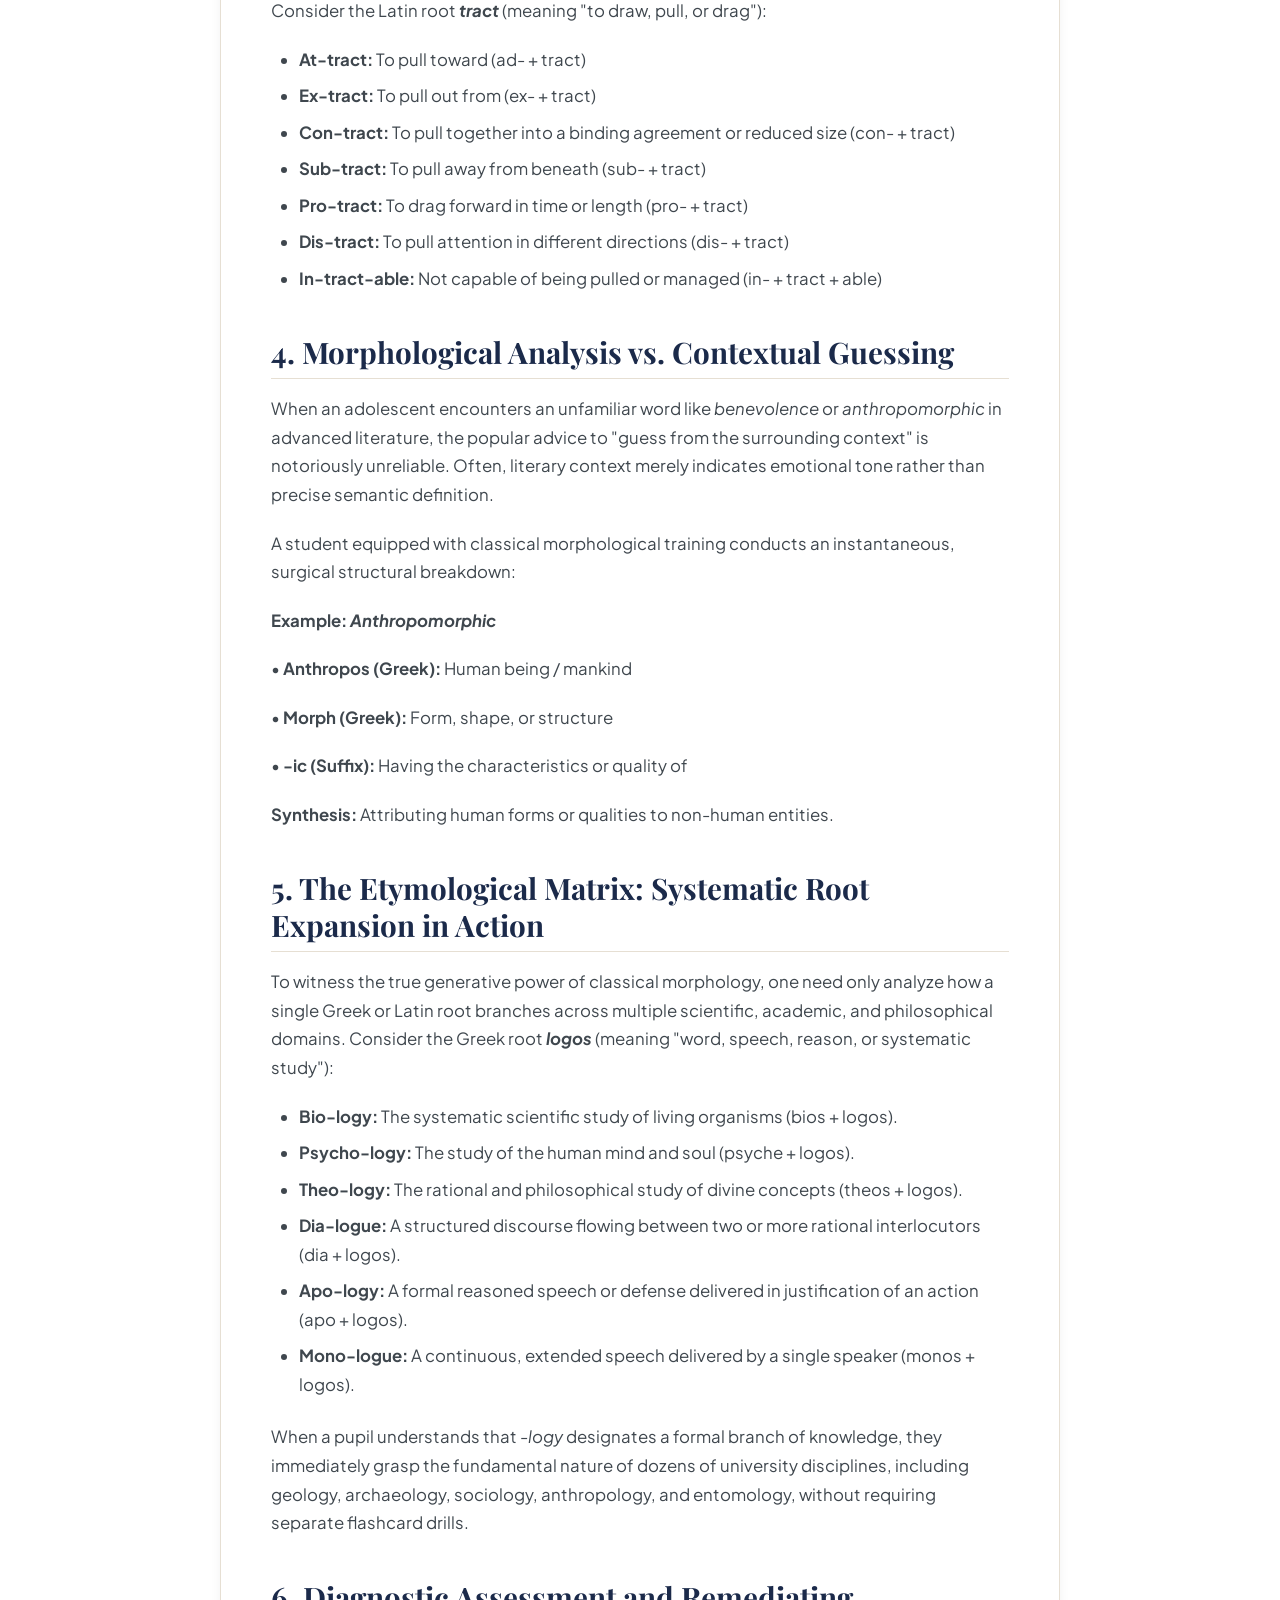
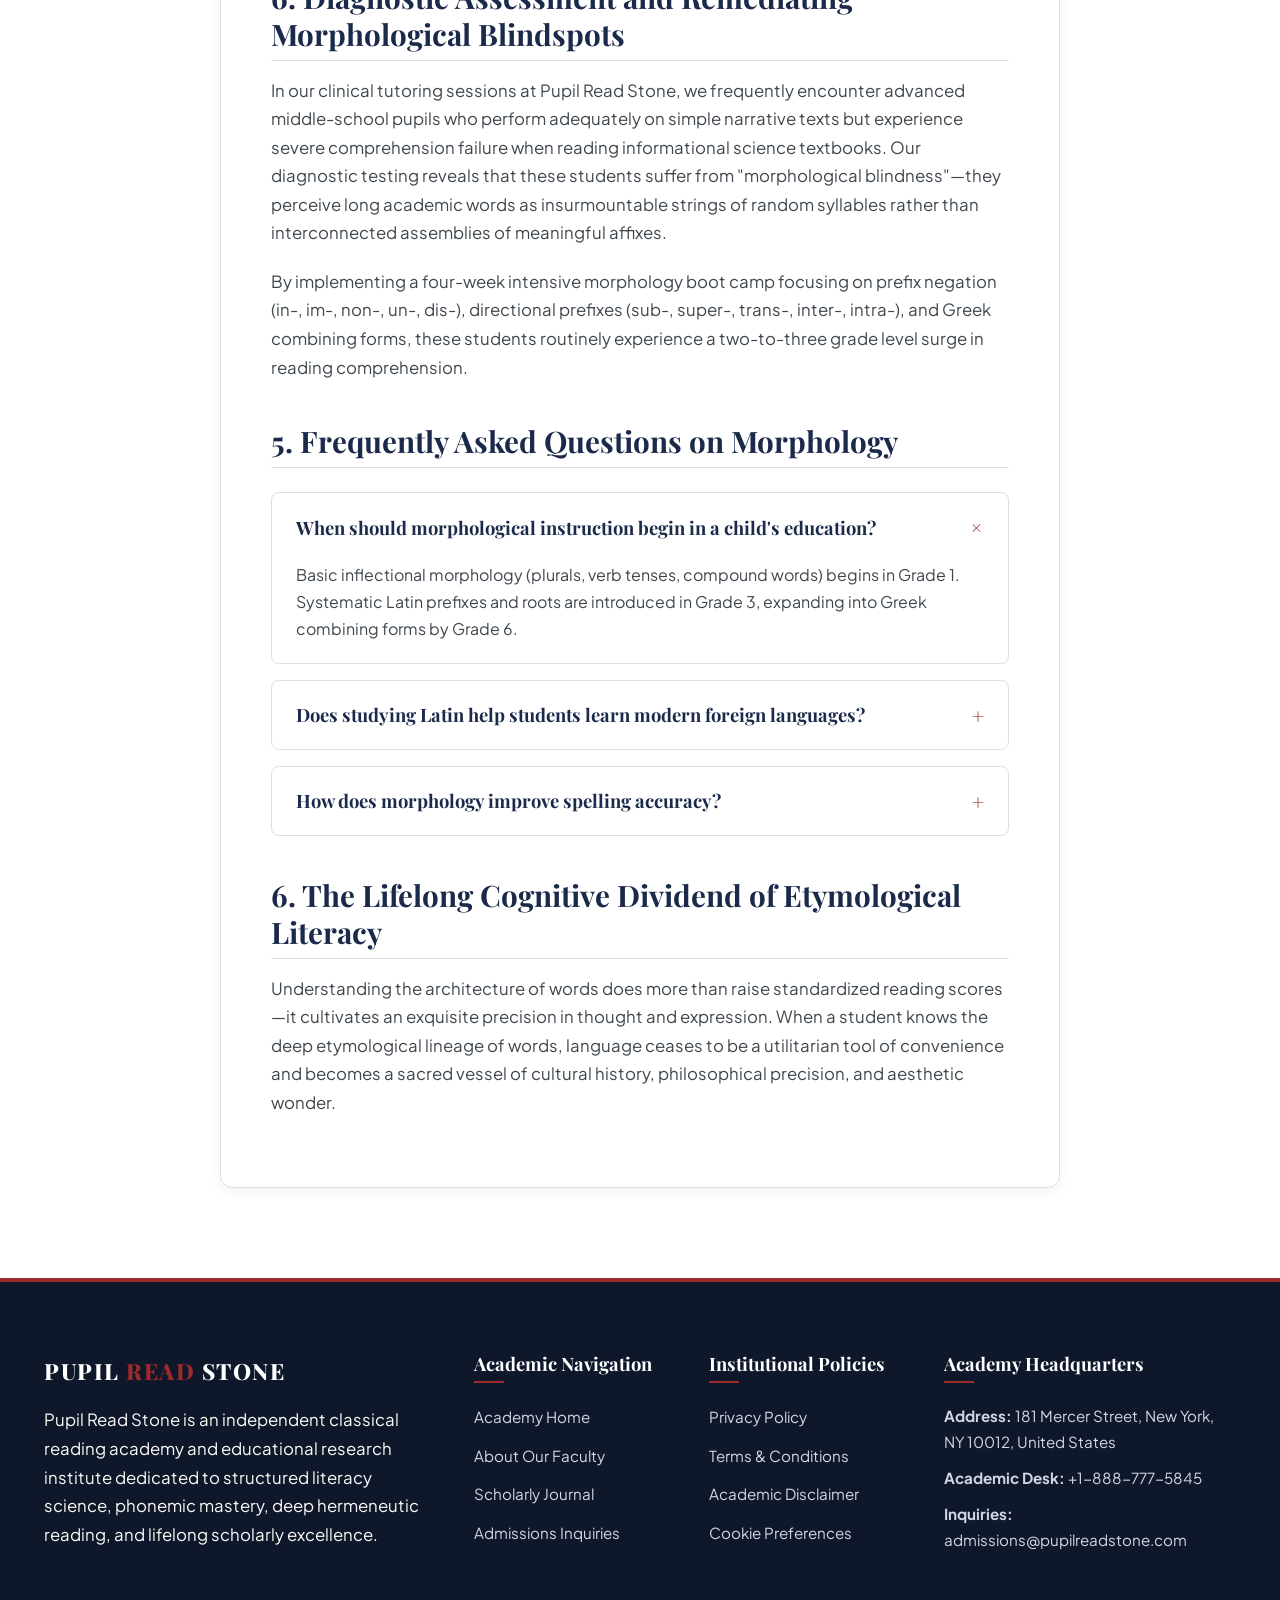
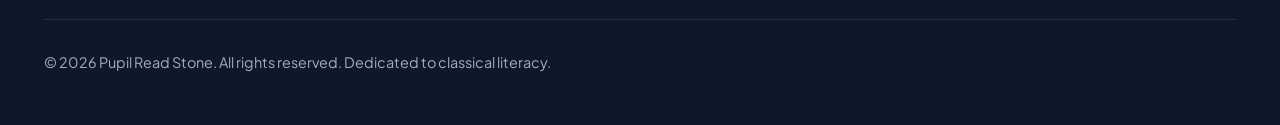
<file: blog/orthographic-mapping-and-morphology-unlocking-latin-and-greek-roots.html>
<!DOCTYPE html>
<html lang="en">
<head>
  <meta charset="UTF-8">
  <meta name="viewport" content="width=device-width, initial-scale=1.0">
  <title>Orthographic Mapping and Morphology: Unlocking Latin & Greek Roots | Pupil Read Stone Journal</title>
  <meta name="description" content="Learn how morphophonemic orthography and classical Latin and Greek roots provide exponential leverage for advanced vocabulary acquisition.">
  <link rel="canonical" href="https://pupilreadstone.com/blog/orthographic-mapping-and-morphology-unlocking-latin-and-greek-roots.html">
  <link rel="preconnect" href="https://fonts.googleapis.com">
  <link rel="preconnect" href="https://fonts.gstatic.com" crossorigin>
  <link href="https://fonts.googleapis.com/css2?family=Playfair+Display:ital,wght@0,600;0,700;0,800;1,600&family=Plus+Jakarta+Sans:wght@400;500;600;700&display=swap" rel="stylesheet">
  <link rel="stylesheet" href="../css/style.css">
  <!-- Google tag (gtag.js) -->
<script async src="https://www.googletagmanager.com/gtag/js?id=G-0LY0HY7L01"></script>
<script>
  window.dataLayer = window.dataLayer || [];
  function gtag(){dataLayer.push(arguments);}
  gtag('js', new Date());
  gtag('config', 'G-0LY0HY7L01');
</script>
</head>
<body>
  <header class="site-header">
    <div class="container header-inner">
      <a href="../index.html" class="brand-logo">
        Pupil <span>Read</span> Stone
      </a>
      <nav class="main-nav">
        <a href="../index.html" class="nav-link">Home</a>
        <a href="../index.html#philosophy" class="nav-link">Philosophy</a>
        <a href="../index.html#reading-matrix" class="nav-link">Reading Lab</a>
        <a href="../index.html#methodology" class="nav-link">Methodology</a>
        <a href="../index.html#curriculum" class="nav-link">Curriculum</a>
        <a href="../blog.html" class="nav-link active">Journal</a>
        <a href="../about.html" class="nav-link">About</a>
        <a href="../contact.html" class="nav-link">Contact</a>
      </nav>
      <div class="nav-actions">
        <a href="../blog.html" class="btn btn-crimson btn-header">All Monographs</a>
        <button class="mobile-toggle" aria-label="Toggle navigation">&#9776;</button>
      </div>
    </div>
  </header>

  <section class="section-padding bg-navy-soft">
    <div class="container" style="max-width:860px;">
      <span class="section-subtitle">Linguistic Science Monograph 04</span>
      <h1>Orthographic Mapping and Morphology: Unlocking Latin & Greek Roots</h1>
      <div class="blog-meta-bar">
        <span>By Cognitive Literacy Guild</span>
        <span>Published: 2026</span>
        <span>Reading Time: 15 Minutes</span>
        <span>Category: Morphological Linguistics</span>
      </div>
    </div>
  </section>

  <section class="section-padding bg-white">
    <div class="container">
      <article class="blog-content-wrap">
        <img src="../images/row-of-colorful-books-spine-details.jpg" alt="Detailed row of classical book spines in a scholar library displaying etymological treatises" style="width:100%; border-radius:8px; margin-bottom:30px;">
        
        
        <h2>1. The Multi-Tiered Architecture of English Orthography</h2>
        <p>English is frequently disparaged as an erratic, chaotic language full of inexplicable spelling exceptions and arbitrary phonological anomalies. From the perspective of pure surface phonetics, words like <em>nation</em>, <em>native</em>, <em>nature</em>, and <em>innate</em> appear to have wildly inconsistent vowel pronunciations. However, this critique stems from a profound misunderstanding of the linguistic design of the English writing system.</p>
        <p>English is not a pure phonetic cipher; it is a <strong>morphophonemic</strong> language. Its orthography is engineered to simultaneously balance two distinct imperatives: representing the sounds of spoken speech (phonology) while preserving the underlying units of meaning (morphology) across etymological families. Once a pupil learns to read through the dual lens of phonology and morphology, English transforms from a confusing maze into a beautifully logical, structured intellectual tapestry.</p>

        <h2>2. The Science of Orthographic Mapping</h2>
        <p>To understand how morphology unlocks fluent vocabulary acquisition, one must first examine how individual words become permanently stored in the brain's mental lexicon. As pioneered by cognitive psychologists Dr. Linnea Ehri and Dr. David Kilpatrick, <em>orthographic mapping</em> is the neuro-cognitive mechanism that anchors a printed sequence of letters into instant, automatic sight recognition.</p>
        
        <div class="scholarly-callout">
            <p><strong>The Three-Part Orthographic Mapping Process:</strong></p>
            <p>1. <strong>Phonemic Segmentation:</strong> The brain decomposes the spoken word into its constituent phonemes (/s/ /t/ /oU/ /n/).</p>
            <p>2. <strong>Graphemic Alignment:</strong> The visual letters ('s-t-o-n-e') are matched directly to their corresponding auditory phonemes, including the silent 'e' marker modifying the preceding vowel.</p>
            <p>3. <strong>Semantic-Morphological Bonding:</strong> The word's root meaning is linked into existing semantic networks in long-term memory.</p>
        </div>
        <p>Once this three-part bond is established, the word is recognized within 150 milliseconds—faster than a human can register a conscious visual blink. For early one-syllable Anglo-Saxon words, phoneme-grapheme correspondence is sufficient. However, as students advance into intermediate and academic reading, morphological structure becomes the primary engine of orthographic mapping.</p>

        <table class="data-table">
          <thead>
            <tr>
              <th>Language Layer</th>
              <th>Historical Origin</th>
              <th>Linguistic Characteristics</th>
              <th>Curricular Focus</th>
            </tr>
          </thead>
          <tbody>
            <tr>
              <td><strong>Anglo-Saxon (Old English)</strong></td>
              <td>Germanic tribes (c. 5th–11th Century)</td>
              <td>Short, 1-2 syllable words, concrete daily life, compound words</td>
              <td>Grades K–2: Phonics decoding, consonant blends, basic affixes</td>
            </tr>
            <tr>
              <td><strong>Latin (Romance)</strong></td>
              <td>Norman Conquest &amp; Renaissance (c. 11th–17th C.)</td>
              <td>Multi-syllabic, abstract, academic, legal, theological roots</td>
              <td>Grades 3–8: Prefixes, roots, suffixes, spelling modification rules</td>
            </tr>
            <tr>
              <td><strong>Classical Greek</strong></td>
              <td>Scholarly, Scientific &amp; Medical Entelechy</td>
              <td>Combining forms, philosophy, scientific nomenclature</td>
              <td>Grades 6–12: Advanced scientific taxonomy, philosophical etymology</td>
            </tr>
          </tbody>
        </table>

        <h2>3. The Power of Latin and Greek Morphemes</h2>
        <p>Over 70% of the words used in general academic, scientific, medical, and legal discourse are derived from Latin and Classical Greek roots. While an average pupil might struggle to memorize tens of thousands of isolated vocabulary terms via rote memorization, mastering a curated core of approximately 200 Latin roots, prefixes, and suffixes unlocks the semantic keys to over 100,000 advanced English words.</p>
        <p>Consider the Latin root <strong><em>tract</em></strong> (meaning "to draw, pull, or drag"):</p>
        <ul>
          <li><strong>At-tract:</strong> To pull toward (ad- + tract)</li>
          <li><strong>Ex-tract:</strong> To pull out from (ex- + tract)</li>
          <li><strong>Con-tract:</strong> To pull together into a binding agreement or reduced size (con- + tract)</li>
          <li><strong>Sub-tract:</strong> To pull away from beneath (sub- + tract)</li>
          <li><strong>Pro-tract:</strong> To drag forward in time or length (pro- + tract)</li>
          <li><strong>Dis-tract:</strong> To pull attention in different directions (dis- + tract)</li>
          <li><strong>In-tract-able:</strong> Not capable of being pulled or managed (in- + tract + able)</li>
        </ul>

        <h2>4. Morphological Analysis vs. Contextual Guessing</h2>
        <p>When an adolescent encounters an unfamiliar word like <em>benevolence</em> or <em>anthropomorphic</em> in advanced literature, the popular advice to "guess from the surrounding context" is notoriously unreliable. Often, literary context merely indicates emotional tone rather than precise semantic definition.</p>
        <p>A student equipped with classical morphological training conducts an instantaneous, surgical structural breakdown:</p>
        <div class="scholarly-callout">
            <p><strong>Example: <em>Anthropomorphic</em></strong></p>
            <p>&bull; <strong>Anthropos (Greek):</strong> Human being / mankind</p>
            <p>&bull; <strong>Morph (Greek):</strong> Form, shape, or structure</p>
            <p>&bull; <strong>-ic (Suffix):</strong> Having the characteristics or quality of</p>
            <p><strong>Synthesis:</strong> Attributing human forms or qualities to non-human entities.</p>
        </div>

        
        <h2>5. The Etymological Matrix: Systematic Root Expansion in Action</h2>
        <p>To witness the true generative power of classical morphology, one need only analyze how a single Greek or Latin root branches across multiple scientific, academic, and philosophical domains. Consider the Greek root <strong><em>logos</em></strong> (meaning "word, speech, reason, or systematic study"):</p>
        <ul>
          <li><strong>Bio-logy:</strong> The systematic scientific study of living organisms (bios + logos).</li>
          <li><strong>Psycho-logy:</strong> The study of the human mind and soul (psyche + logos).</li>
          <li><strong>Theo-logy:</strong> The rational and philosophical study of divine concepts (theos + logos).</li>
          <li><strong>Dia-logue:</strong> A structured discourse flowing between two or more rational interlocutors (dia + logos).</li>
          <li><strong>Apo-logy:</strong> A formal reasoned speech or defense delivered in justification of an action (apo + logos).</li>
          <li><strong>Mono-logue:</strong> A continuous, extended speech delivered by a single speaker (monos + logos).</li>
        </ul>
        <p>When a pupil understands that <em>-logy</em> designates a formal branch of knowledge, they immediately grasp the fundamental nature of dozens of university disciplines, including geology, archaeology, sociology, anthropology, and entomology, without requiring separate flashcard drills.</p>

        <h2>6. Diagnostic Assessment and Remediating Morphological Blindspots</h2>
        <p>In our clinical tutoring sessions at Pupil Read Stone, we frequently encounter advanced middle-school pupils who perform adequately on simple narrative texts but experience severe comprehension failure when reading informational science textbooks. Our diagnostic testing reveals that these students suffer from "morphological blindness"—they perceive long academic words as insurmountable strings of random syllables rather than interconnected assemblies of meaningful affixes.</p>
        <p>By implementing a four-week intensive morphology boot camp focusing on prefix negation (in-, im-, non-, un-, dis-), directional prefixes (sub-, super-, trans-, inter-, intra-), and Greek combining forms, these students routinely experience a two-to-three grade level surge in reading comprehension.</p>
    
        <h2>5. Frequently Asked Questions on Morphology</h2>
        <div class="faq-wrap" style="margin-top:24px;">
          <div class="faq-item open">
            <button class="faq-question">
              <span>When should morphological instruction begin in a child's education?</span>
              <span class="faq-icon">+</span>
            </button>
            <div class="faq-answer">
              Basic inflectional morphology (plurals, verb tenses, compound words) begins in Grade 1. Systematic Latin prefixes and roots are introduced in Grade 3, expanding into Greek combining forms by Grade 6.
            </div>
          </div>
          <div class="faq-item">
            <button class="faq-question">
              <span>Does studying Latin help students learn modern foreign languages?</span>
              <span class="faq-icon">+</span>
            </button>
            <div class="faq-answer">
              Yes. Because Latin is the parent language of Spanish, French, Italian, Portuguese, and Romanian, Latin morphology provides an extraordinary structural head start in acquiring Romance languages.
            </div>
          </div>
          <div class="faq-item">
            <button class="faq-question">
              <span>How does morphology improve spelling accuracy?</span>
              <span class="faq-icon">+</span>
            </button>
            <div class="faq-answer">
              Morphology explains why silent letters exist (e.g., the 'g' in 'sign' is pronounced in 'signature'). Understanding root families prevents students from making phonetic spelling errors in academic words.
            </div>
          </div>
        </div>

        <h2>6. The Lifelong Cognitive Dividend of Etymological Literacy</h2>
        <p>Understanding the architecture of words does more than raise standardized reading scores—it cultivates an exquisite precision in thought and expression. When a student knows the deep etymological lineage of words, language ceases to be a utilitarian tool of convenience and becomes a sacred vessel of cultural history, philosophical precision, and aesthetic wonder.</p>
        
      </article>
    </div>
  </section>

  <footer class="site-footer">
    <div class="container">
      <div class="footer-grid">
        <div class="footer-col">
          <a href="../index.html" class="brand-logo" style="color:#ffffff; margin-bottom:16px; display:inline-block;">
            Pupil <span>Read</span> Stone
          </a>
          <p>Pupil Read Stone is an independent classical reading academy and educational research institute dedicated to structured literacy science, phonemic mastery, deep hermeneutic reading, and lifelong scholarly excellence.</p>
        </div>
        <div class="footer-col">
          <h4>Academic Navigation</h4>
          <ul class="footer-links">
            <li><a href="../index.html">Academy Home</a></li>
            <li><a href="../about.html">About Our Faculty</a></li>
            <li><a href="../blog.html">Scholarly Journal</a></li>
            <li><a href="../contact.html">Admissions Inquiries</a></li>
          </ul>
        </div>
        <div class="footer-col">
          <h4>Institutional Policies</h4>
          <ul class="footer-links">
            <li><a href="../privacy-policy.html">Privacy Policy</a></li>
            <li><a href="../terms-and-conditions.html">Terms &amp; Conditions</a></li>
            <li><a href="../disclaimer.html">Academic Disclaimer</a></li>
            <li><a href="../cookie-policy.html">Cookie Preferences</a></li>
          </ul>
        </div>
        <div class="footer-col footer-contact-info">
          <h4>Academy Headquarters</h4>
          <p><strong>Address:</strong> 181 Mercer Street, New York, NY 10012, United States</p>
          <p><strong>Academic Desk:</strong> +1-888-777-5845</p>
          <p><strong>Inquiries:</strong> admissions@pupilreadstone.com</p>
        </div>
      </div>
      <div class="footer-bottom">
        <p>&copy; 2026 Pupil Read Stone. All rights reserved. Dedicated to classical literacy.</p>
      </div>
    </div>
  </footer>
  <script src="../js/main.js"></script>
</body>
</html>
</file>
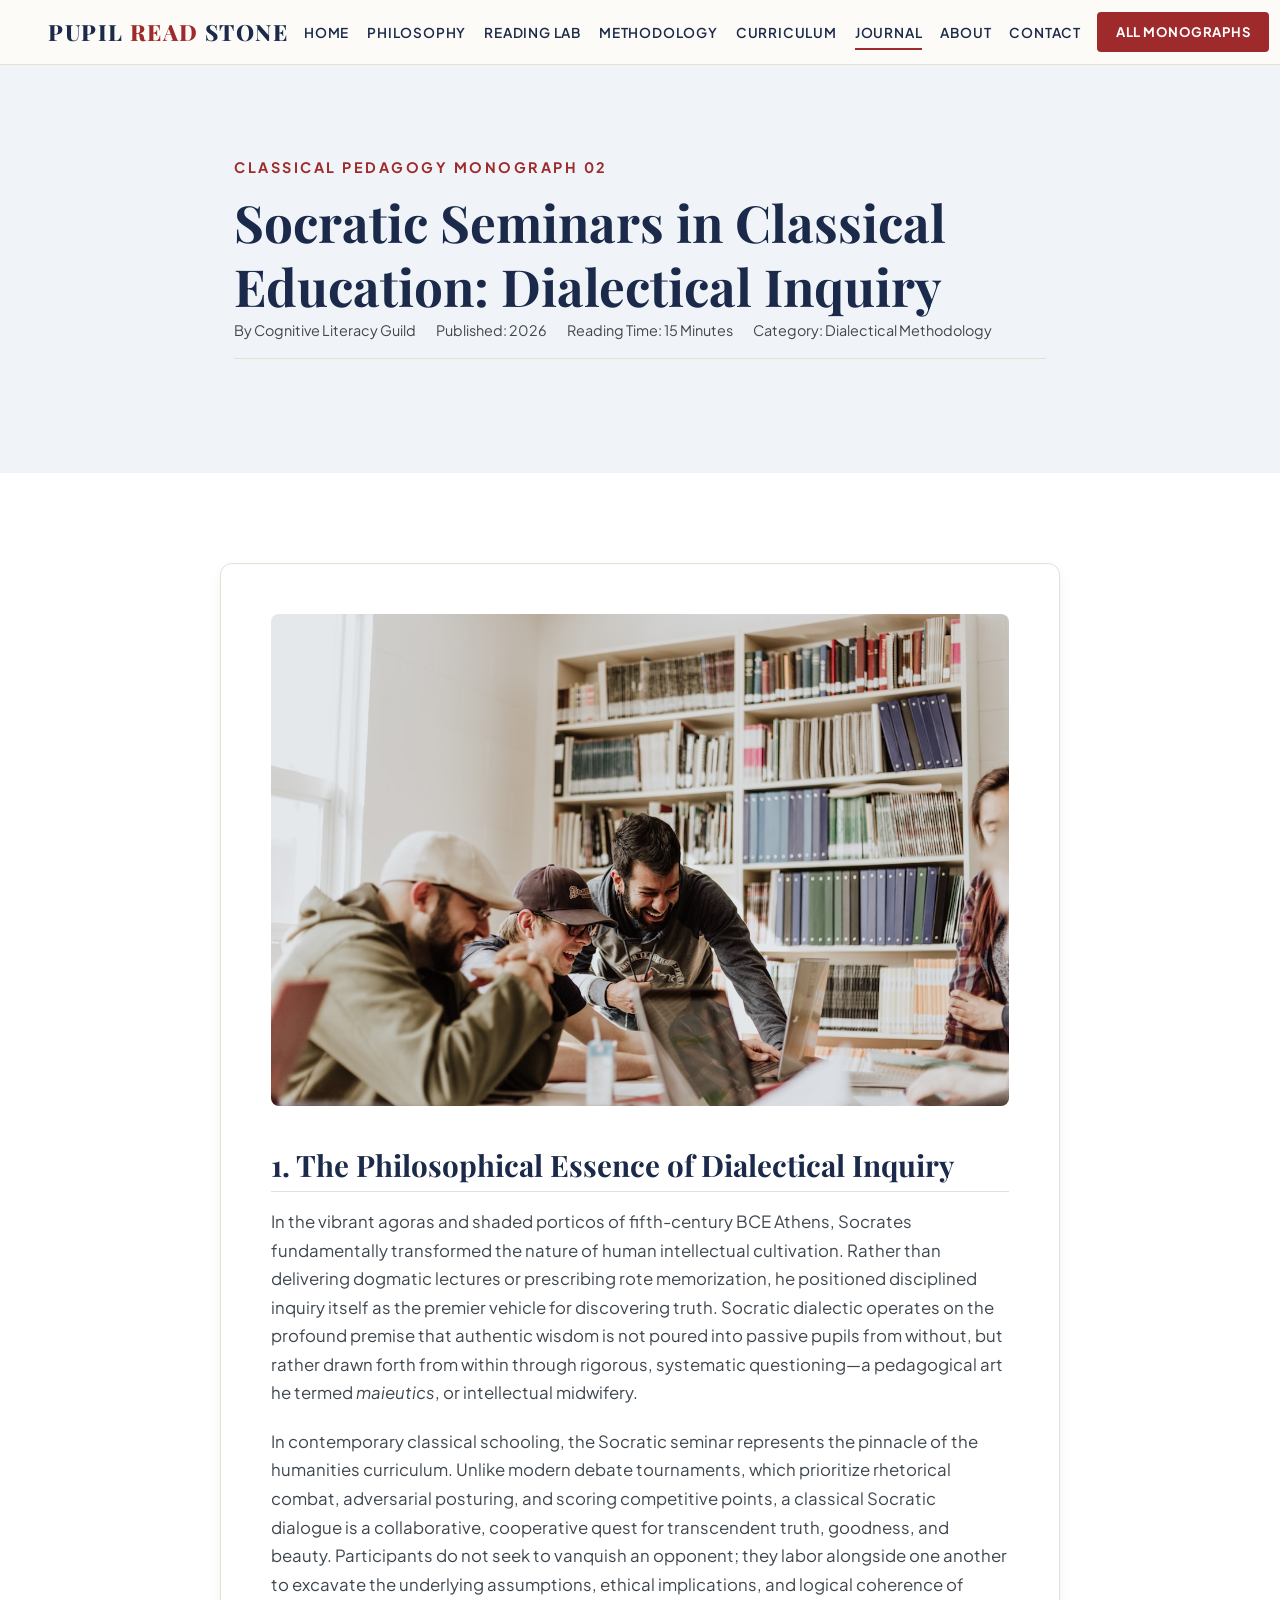
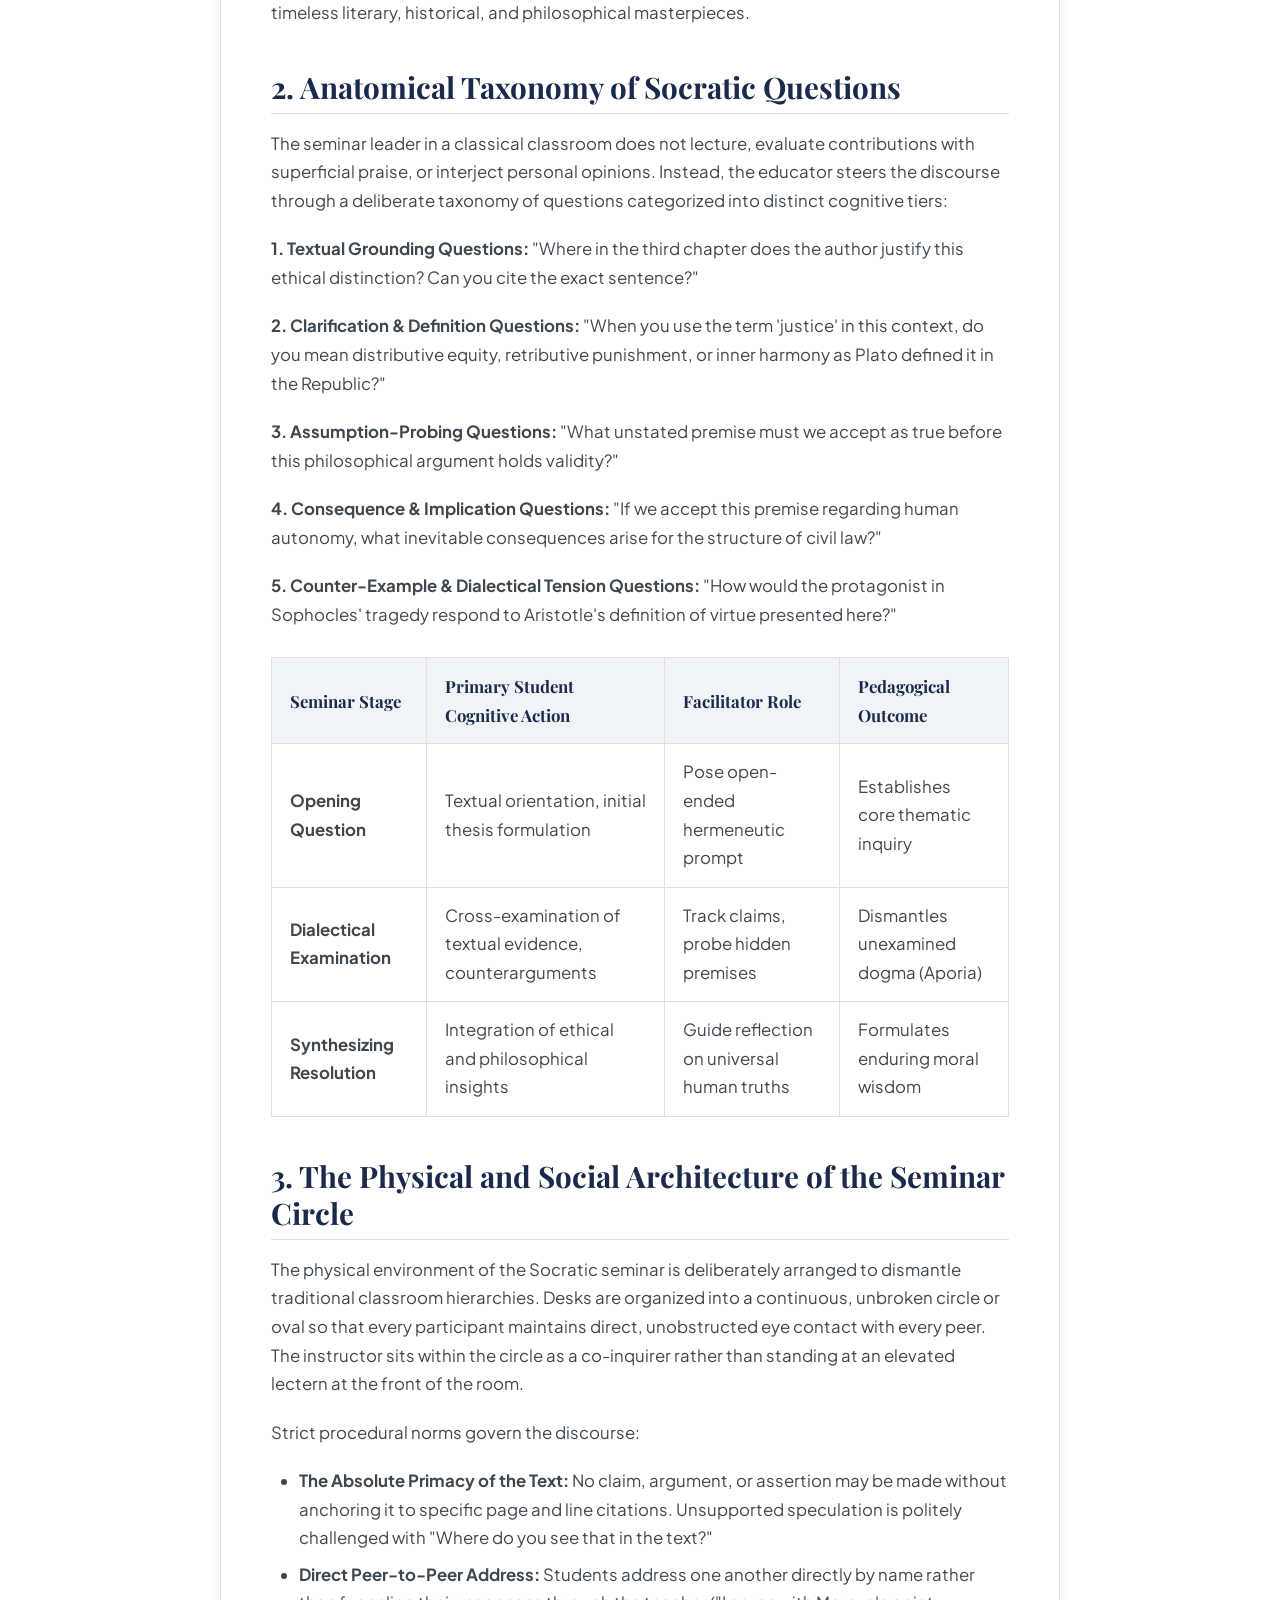
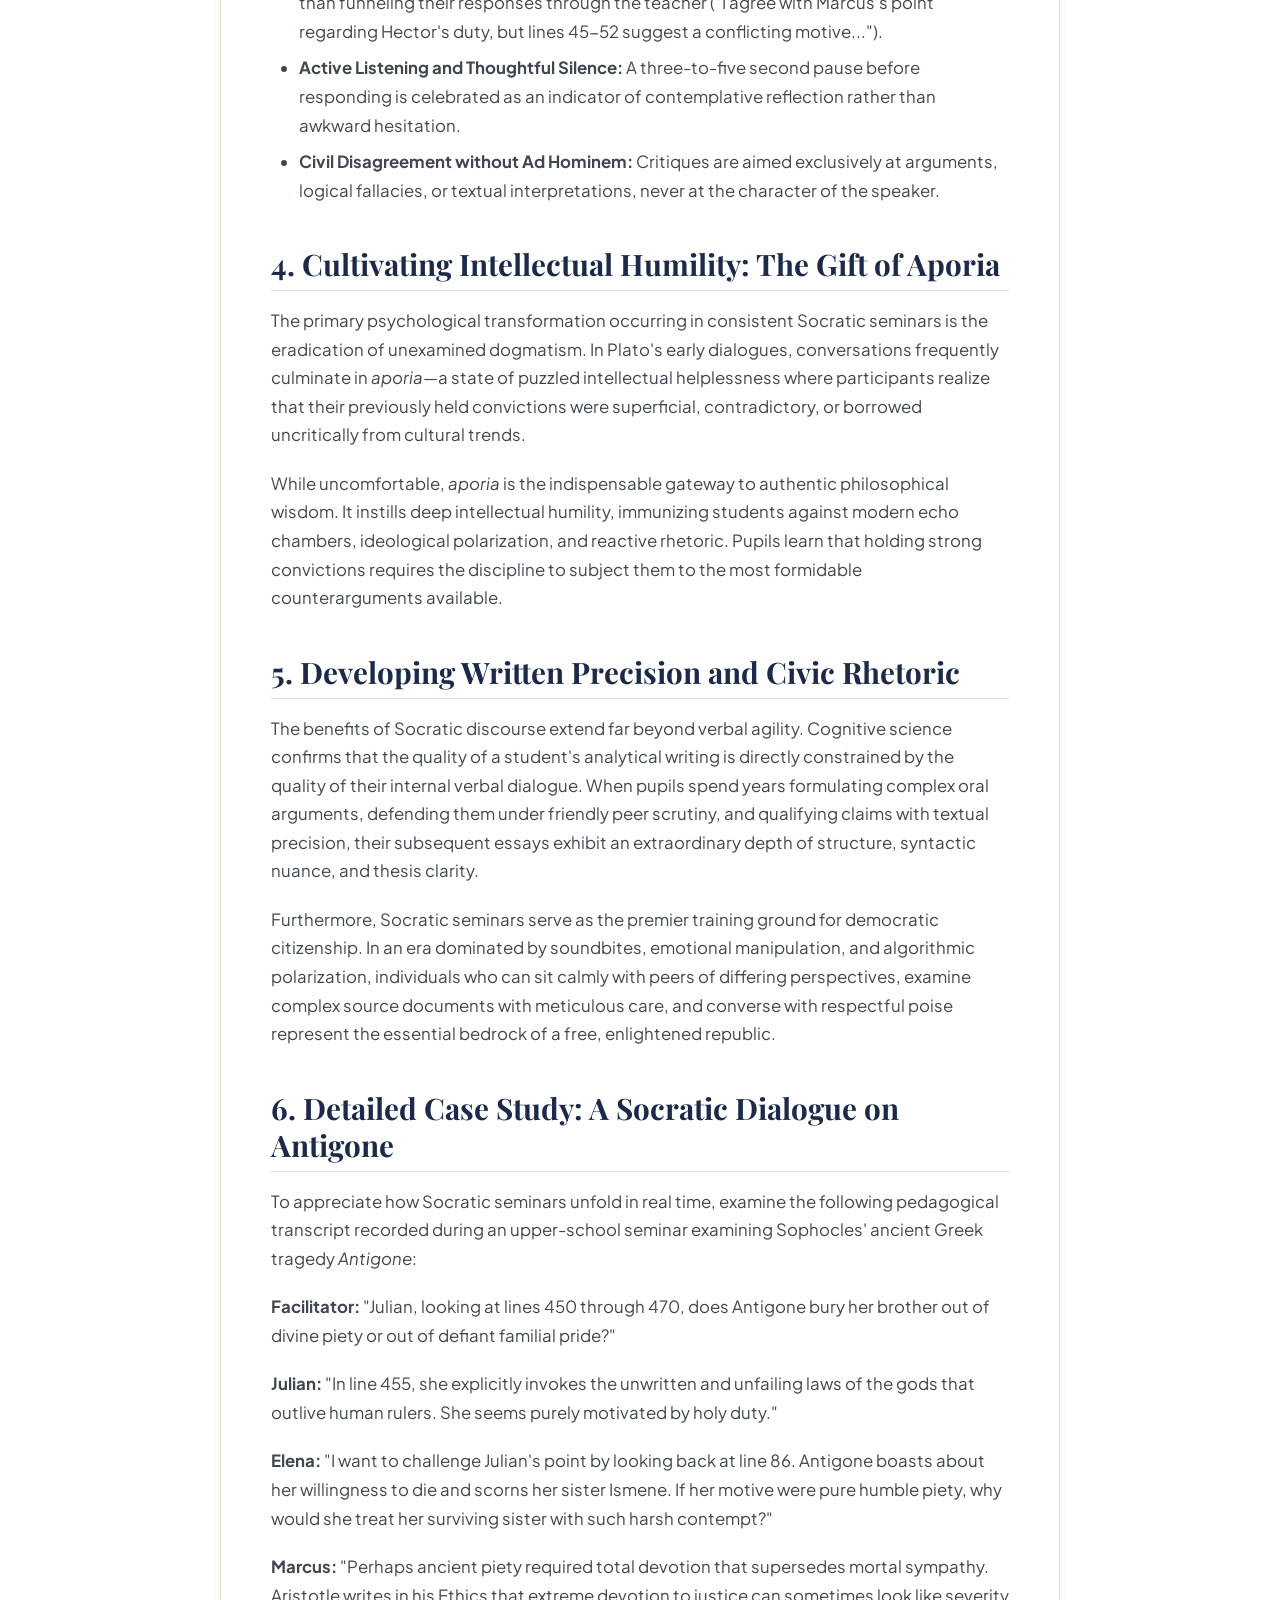
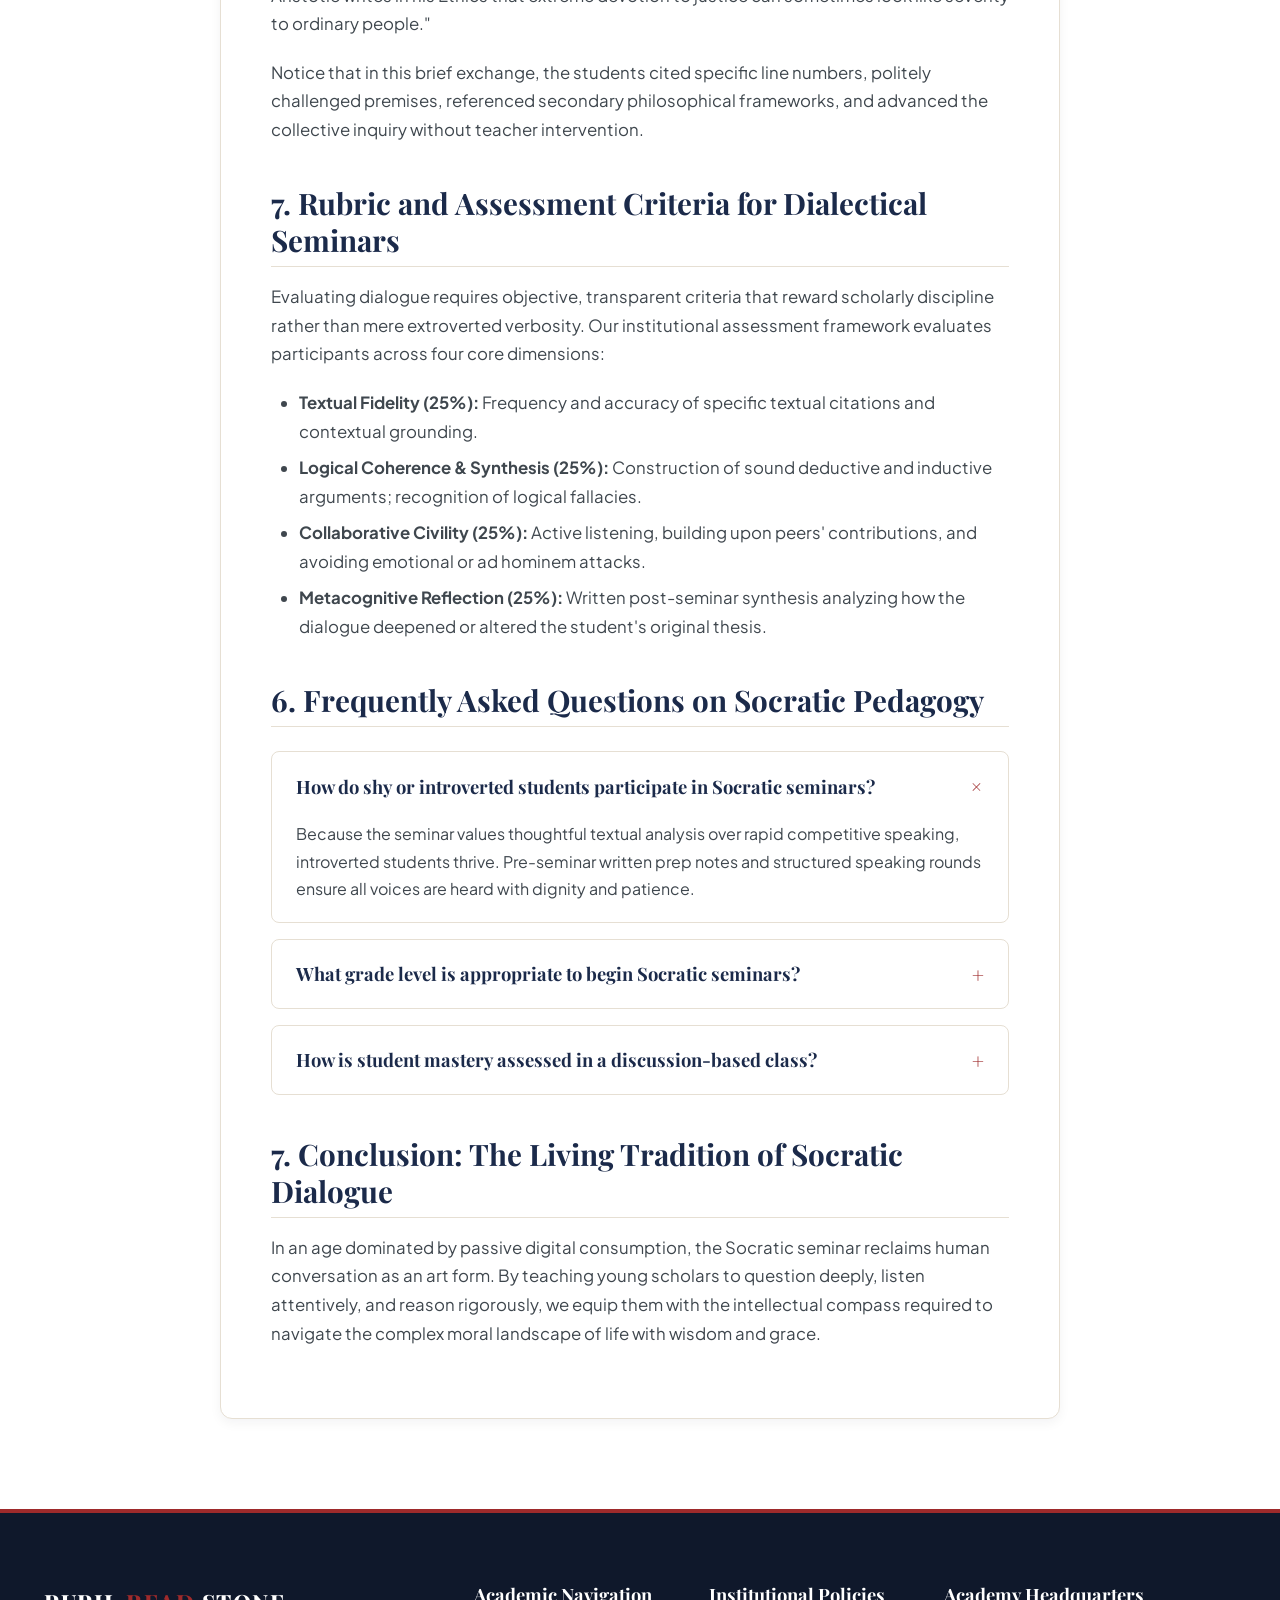
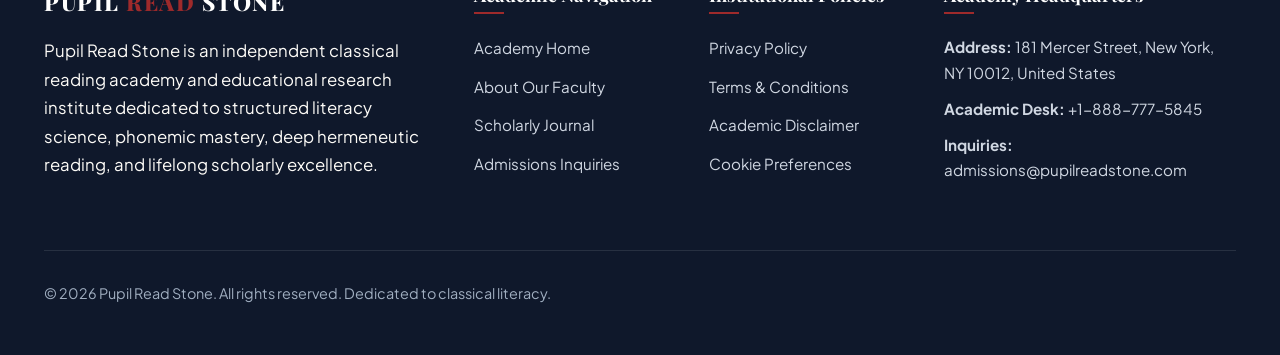
<file: blog/socratic-seminars-in-classical-education-dialectical-inquiry.html>
<!DOCTYPE html>
<html lang="en">
<head>
  <meta charset="UTF-8">
  <meta name="viewport" content="width=device-width, initial-scale=1.0">
  <title>Socratic Seminars in Classical Education: Dialectical Inquiry | Pupil Read Stone Journal</title>
  <meta name="description" content="Discover how classical Socratic seminars cultivate critical thinking, dialectical reasoning, and rhetorical mastery through shared inquiry.">
  <link rel="canonical" href="https://pupilreadstone.com/blog/socratic-seminars-in-classical-education-dialectical-inquiry.html">
  <link rel="preconnect" href="https://fonts.googleapis.com">
  <link rel="preconnect" href="https://fonts.gstatic.com" crossorigin>
  <link href="https://fonts.googleapis.com/css2?family=Playfair+Display:ital,wght@0,600;0,700;0,800;1,600&family=Plus+Jakarta+Sans:wght@400;500;600;700&display=swap" rel="stylesheet">
  <link rel="stylesheet" href="../css/style.css">
  <!-- Google tag (gtag.js) -->
<script async src="https://www.googletagmanager.com/gtag/js?id=G-0LY0HY7L01"></script>
<script>
  window.dataLayer = window.dataLayer || [];
  function gtag(){dataLayer.push(arguments);}
  gtag('js', new Date());
  gtag('config', 'G-0LY0HY7L01');
</script>
</head>
<body>
  <header class="site-header">
    <div class="container header-inner">
      <a href="../index.html" class="brand-logo">
        Pupil <span>Read</span> Stone
      </a>
      <nav class="main-nav">
        <a href="../index.html" class="nav-link">Home</a>
        <a href="../index.html#philosophy" class="nav-link">Philosophy</a>
        <a href="../index.html#reading-matrix" class="nav-link">Reading Lab</a>
        <a href="../index.html#methodology" class="nav-link">Methodology</a>
        <a href="../index.html#curriculum" class="nav-link">Curriculum</a>
        <a href="../blog.html" class="nav-link active">Journal</a>
        <a href="../about.html" class="nav-link">About</a>
        <a href="../contact.html" class="nav-link">Contact</a>
      </nav>
      <div class="nav-actions">
        <a href="../blog.html" class="btn btn-crimson btn-header">All Monographs</a>
        <button class="mobile-toggle" aria-label="Toggle navigation">&#9776;</button>
      </div>
    </div>
  </header>

  <section class="section-padding bg-navy-soft">
    <div class="container" style="max-width:860px;">
      <span class="section-subtitle">Classical Pedagogy Monograph 02</span>
      <h1>Socratic Seminars in Classical Education: Dialectical Inquiry</h1>
      <div class="blog-meta-bar">
        <span>By Cognitive Literacy Guild</span>
        <span>Published: 2026</span>
        <span>Reading Time: 15 Minutes</span>
        <span>Category: Dialectical Methodology</span>
      </div>
    </div>
  </section>

  <section class="section-padding bg-white">
    <div class="container">
      <article class="blog-content-wrap">
        <img src="../images/collaborative-student-study-seminar.jpg" alt="Students participating in an engaging academic round-table Socratic seminar" style="width:100%; border-radius:8px; margin-bottom:30px;">
        
        
        <h2>1. The Philosophical Essence of Dialectical Inquiry</h2>
        <p>In the vibrant agoras and shaded porticos of fifth-century BCE Athens, Socrates fundamentally transformed the nature of human intellectual cultivation. Rather than delivering dogmatic lectures or prescribing rote memorization, he positioned disciplined inquiry itself as the premier vehicle for discovering truth. Socratic dialectic operates on the profound premise that authentic wisdom is not poured into passive pupils from without, but rather drawn forth from within through rigorous, systematic questioning—a pedagogical art he termed <em>maieutics</em>, or intellectual midwifery.</p>
        <p>In contemporary classical schooling, the Socratic seminar represents the pinnacle of the humanities curriculum. Unlike modern debate tournaments, which prioritize rhetorical combat, adversarial posturing, and scoring competitive points, a classical Socratic dialogue is a collaborative, cooperative quest for transcendent truth, goodness, and beauty. Participants do not seek to vanquish an opponent; they labor alongside one another to excavate the underlying assumptions, ethical implications, and logical coherence of timeless literary, historical, and philosophical masterpieces.</p>

        <h2>2. Anatomical Taxonomy of Socratic Questions</h2>
        <p>The seminar leader in a classical classroom does not lecture, evaluate contributions with superficial praise, or interject personal opinions. Instead, the educator steers the discourse through a deliberate taxonomy of questions categorized into distinct cognitive tiers:</p>
        
        <div class="scholarly-callout">
            <p><strong>1. Textual Grounding Questions:</strong> "Where in the third chapter does the author justify this ethical distinction? Can you cite the exact sentence?"</p>
            <p><strong>2. Clarification &amp; Definition Questions:</strong> "When you use the term 'justice' in this context, do you mean distributive equity, retributive punishment, or inner harmony as Plato defined it in the Republic?"</p>
            <p><strong>3. Assumption-Probing Questions:</strong> "What unstated premise must we accept as true before this philosophical argument holds validity?"</p>
            <p><strong>4. Consequence &amp; Implication Questions:</strong> "If we accept this premise regarding human autonomy, what inevitable consequences arise for the structure of civil law?"</p>
            <p><strong>5. Counter-Example &amp; Dialectical Tension Questions:</strong> "How would the protagonist in Sophocles' tragedy respond to Aristotle's definition of virtue presented here?"</p>
        </div>

        <table class="data-table">
          <thead>
            <tr>
              <th>Seminar Stage</th>
              <th>Primary Student Cognitive Action</th>
              <th>Facilitator Role</th>
              <th>Pedagogical Outcome</th>
            </tr>
          </thead>
          <tbody>
            <tr>
              <td><strong>Opening Question</strong></td>
              <td>Textual orientation, initial thesis formulation</td>
              <td>Pose open-ended hermeneutic prompt</td>
              <td>Establishes core thematic inquiry</td>
            </tr>
            <tr>
              <td><strong>Dialectical Examination</strong></td>
              <td>Cross-examination of textual evidence, counterarguments</td>
              <td>Track claims, probe hidden premises</td>
              <td>Dismantles unexamined dogma (Aporia)</td>
            </tr>
            <tr>
              <td><strong>Synthesizing Resolution</strong></td>
              <td>Integration of ethical and philosophical insights</td>
              <td>Guide reflection on universal human truths</td>
              <td>Formulates enduring moral wisdom</td>
            </tr>
          </tbody>
        </table>

        <h2>3. The Physical and Social Architecture of the Seminar Circle</h2>
        <p>The physical environment of the Socratic seminar is deliberately arranged to dismantle traditional classroom hierarchies. Desks are organized into a continuous, unbroken circle or oval so that every participant maintains direct, unobstructed eye contact with every peer. The instructor sits within the circle as a co-inquirer rather than standing at an elevated lectern at the front of the room.</p>
        <p>Strict procedural norms govern the discourse:</p>
        <ul>
          <li><strong>The Absolute Primacy of the Text:</strong> No claim, argument, or assertion may be made without anchoring it to specific page and line citations. Unsupported speculation is politely challenged with "Where do you see that in the text?"</li>
          <li><strong>Direct Peer-to-Peer Address:</strong> Students address one another directly by name rather than funneling their responses through the teacher ("I agree with Marcus's point regarding Hector's duty, but lines 45-52 suggest a conflicting motive...").</li>
          <li><strong>Active Listening and Thoughtful Silence:</strong> A three-to-five second pause before responding is celebrated as an indicator of contemplative reflection rather than awkward hesitation.</li>
          <li><strong>Civil Disagreement without Ad Hominem:</strong> Critiques are aimed exclusively at arguments, logical fallacies, or textual interpretations, never at the character of the speaker.</li>
        </ul>

        <h2>4. Cultivating Intellectual Humility: The Gift of Aporia</h2>
        <p>The primary psychological transformation occurring in consistent Socratic seminars is the eradication of unexamined dogmatism. In Plato's early dialogues, conversations frequently culminate in <em>aporia</em>—a state of puzzled intellectual helplessness where participants realize that their previously held convictions were superficial, contradictory, or borrowed uncritically from cultural trends.</p>
        <p>While uncomfortable, <em>aporia</em> is the indispensable gateway to authentic philosophical wisdom. It instills deep intellectual humility, immunizing students against modern echo chambers, ideological polarization, and reactive rhetoric. Pupils learn that holding strong convictions requires the discipline to subject them to the most formidable counterarguments available.</p>

        <h2>5. Developing Written Precision and Civic Rhetoric</h2>
        <p>The benefits of Socratic discourse extend far beyond verbal agility. Cognitive science confirms that the quality of a student's analytical writing is directly constrained by the quality of their internal verbal dialogue. When pupils spend years formulating complex oral arguments, defending them under friendly peer scrutiny, and qualifying claims with textual precision, their subsequent essays exhibit an extraordinary depth of structure, syntactic nuance, and thesis clarity.</p>
        <p>Furthermore, Socratic seminars serve as the premier training ground for democratic citizenship. In an era dominated by soundbites, emotional manipulation, and algorithmic polarization, individuals who can sit calmly with peers of differing perspectives, examine complex source documents with meticulous care, and converse with respectful poise represent the essential bedrock of a free, enlightened republic.</p>

        
        <h2>6. Detailed Case Study: A Socratic Dialogue on Antigone</h2>
        <p>To appreciate how Socratic seminars unfold in real time, examine the following pedagogical transcript recorded during an upper-school seminar examining Sophocles' ancient Greek tragedy <em>Antigone</em>:</p>
        <div class="scholarly-callout">
            <p><strong>Facilitator:</strong> "Julian, looking at lines 450 through 470, does Antigone bury her brother out of divine piety or out of defiant familial pride?"</p>
            <p><strong>Julian:</strong> "In line 455, she explicitly invokes the unwritten and unfailing laws of the gods that outlive human rulers. She seems purely motivated by holy duty."</p>
            <p><strong>Elena:</strong> "I want to challenge Julian's point by looking back at line 86. Antigone boasts about her willingness to die and scorns her sister Ismene. If her motive were pure humble piety, why would she treat her surviving sister with such harsh contempt?"</p>
            <p><strong>Marcus:</strong> "Perhaps ancient piety required total devotion that supersedes mortal sympathy. Aristotle writes in his Ethics that extreme devotion to justice can sometimes look like severity to ordinary people."</p>
        </div>
        <p>Notice that in this brief exchange, the students cited specific line numbers, politely challenged premises, referenced secondary philosophical frameworks, and advanced the collective inquiry without teacher intervention.</p>

        <h2>7. Rubric and Assessment Criteria for Dialectical Seminars</h2>
        <p>Evaluating dialogue requires objective, transparent criteria that reward scholarly discipline rather than mere extroverted verbosity. Our institutional assessment framework evaluates participants across four core dimensions:</p>
        <ul>
          <li><strong>Textual Fidelity (25%):</strong> Frequency and accuracy of specific textual citations and contextual grounding.</li>
          <li><strong>Logical Coherence &amp; Synthesis (25%):</strong> Construction of sound deductive and inductive arguments; recognition of logical fallacies.</li>
          <li><strong>Collaborative Civility (25%):</strong> Active listening, building upon peers' contributions, and avoiding emotional or ad hominem attacks.</li>
          <li><strong>Metacognitive Reflection (25%):</strong> Written post-seminar synthesis analyzing how the dialogue deepened or altered the student's original thesis.</li>
        </ul>
    
        <h2>6. Frequently Asked Questions on Socratic Pedagogy</h2>
        <div class="faq-wrap" style="margin-top:24px;">
          <div class="faq-item open">
            <button class="faq-question">
              <span>How do shy or introverted students participate in Socratic seminars?</span>
              <span class="faq-icon">+</span>
            </button>
            <div class="faq-answer">
              Because the seminar values thoughtful textual analysis over rapid competitive speaking, introverted students thrive. Pre-seminar written prep notes and structured speaking rounds ensure all voices are heard with dignity and patience.
            </div>
          </div>
          <div class="faq-item">
            <button class="faq-question">
              <span>What grade level is appropriate to begin Socratic seminars?</span>
              <span class="faq-icon">+</span>
            </button>
            <div class="faq-answer">
              Simplified dialogue protocols can begin as early as third grade with rich fables and fairy tales. Formal, text-based dialectical seminars are ideal for grades 6 through 12 and collegiate study.
            </div>
          </div>
          <div class="faq-item">
            <button class="faq-question">
              <span>How is student mastery assessed in a discussion-based class?</span>
              <span class="faq-icon">+</span>
            </button>
            <div class="faq-answer">
              Mastery is evaluated through detailed rubrics assessing textual citation accuracy, active listening, logical coherence of reasoning, civil engagement, and post-seminar synthetic essays.
            </div>
          </div>
        </div>

        <h2>7. Conclusion: The Living Tradition of Socratic Dialogue</h2>
        <p>In an age dominated by passive digital consumption, the Socratic seminar reclaims human conversation as an art form. By teaching young scholars to question deeply, listen attentively, and reason rigorously, we equip them with the intellectual compass required to navigate the complex moral landscape of life with wisdom and grace.</p>
        
      </article>
    </div>
  </section>

  <footer class="site-footer">
    <div class="container">
      <div class="footer-grid">
        <div class="footer-col">
          <a href="../index.html" class="brand-logo" style="color:#ffffff; margin-bottom:16px; display:inline-block;">
            Pupil <span>Read</span> Stone
          </a>
          <p>Pupil Read Stone is an independent classical reading academy and educational research institute dedicated to structured literacy science, phonemic mastery, deep hermeneutic reading, and lifelong scholarly excellence.</p>
        </div>
        <div class="footer-col">
          <h4>Academic Navigation</h4>
          <ul class="footer-links">
            <li><a href="../index.html">Academy Home</a></li>
            <li><a href="../about.html">About Our Faculty</a></li>
            <li><a href="../blog.html">Scholarly Journal</a></li>
            <li><a href="../contact.html">Admissions Inquiries</a></li>
          </ul>
        </div>
        <div class="footer-col">
          <h4>Institutional Policies</h4>
          <ul class="footer-links">
            <li><a href="../privacy-policy.html">Privacy Policy</a></li>
            <li><a href="../terms-and-conditions.html">Terms &amp; Conditions</a></li>
            <li><a href="../disclaimer.html">Academic Disclaimer</a></li>
            <li><a href="../cookie-policy.html">Cookie Preferences</a></li>
          </ul>
        </div>
        <div class="footer-col footer-contact-info">
          <h4>Academy Headquarters</h4>
          <p><strong>Address:</strong> 181 Mercer Street, New York, NY 10012, United States</p>
          <p><strong>Academic Desk:</strong> +1-888-777-5845</p>
          <p><strong>Inquiries:</strong> admissions@pupilreadstone.com</p>
        </div>
      </div>
      <div class="footer-bottom">
        <p>&copy; 2026 Pupil Read Stone. All rights reserved. Dedicated to classical literacy.</p>
      </div>
    </div>
  </footer>
  <script src="../js/main.js"></script>
</body>
</html>
</file>
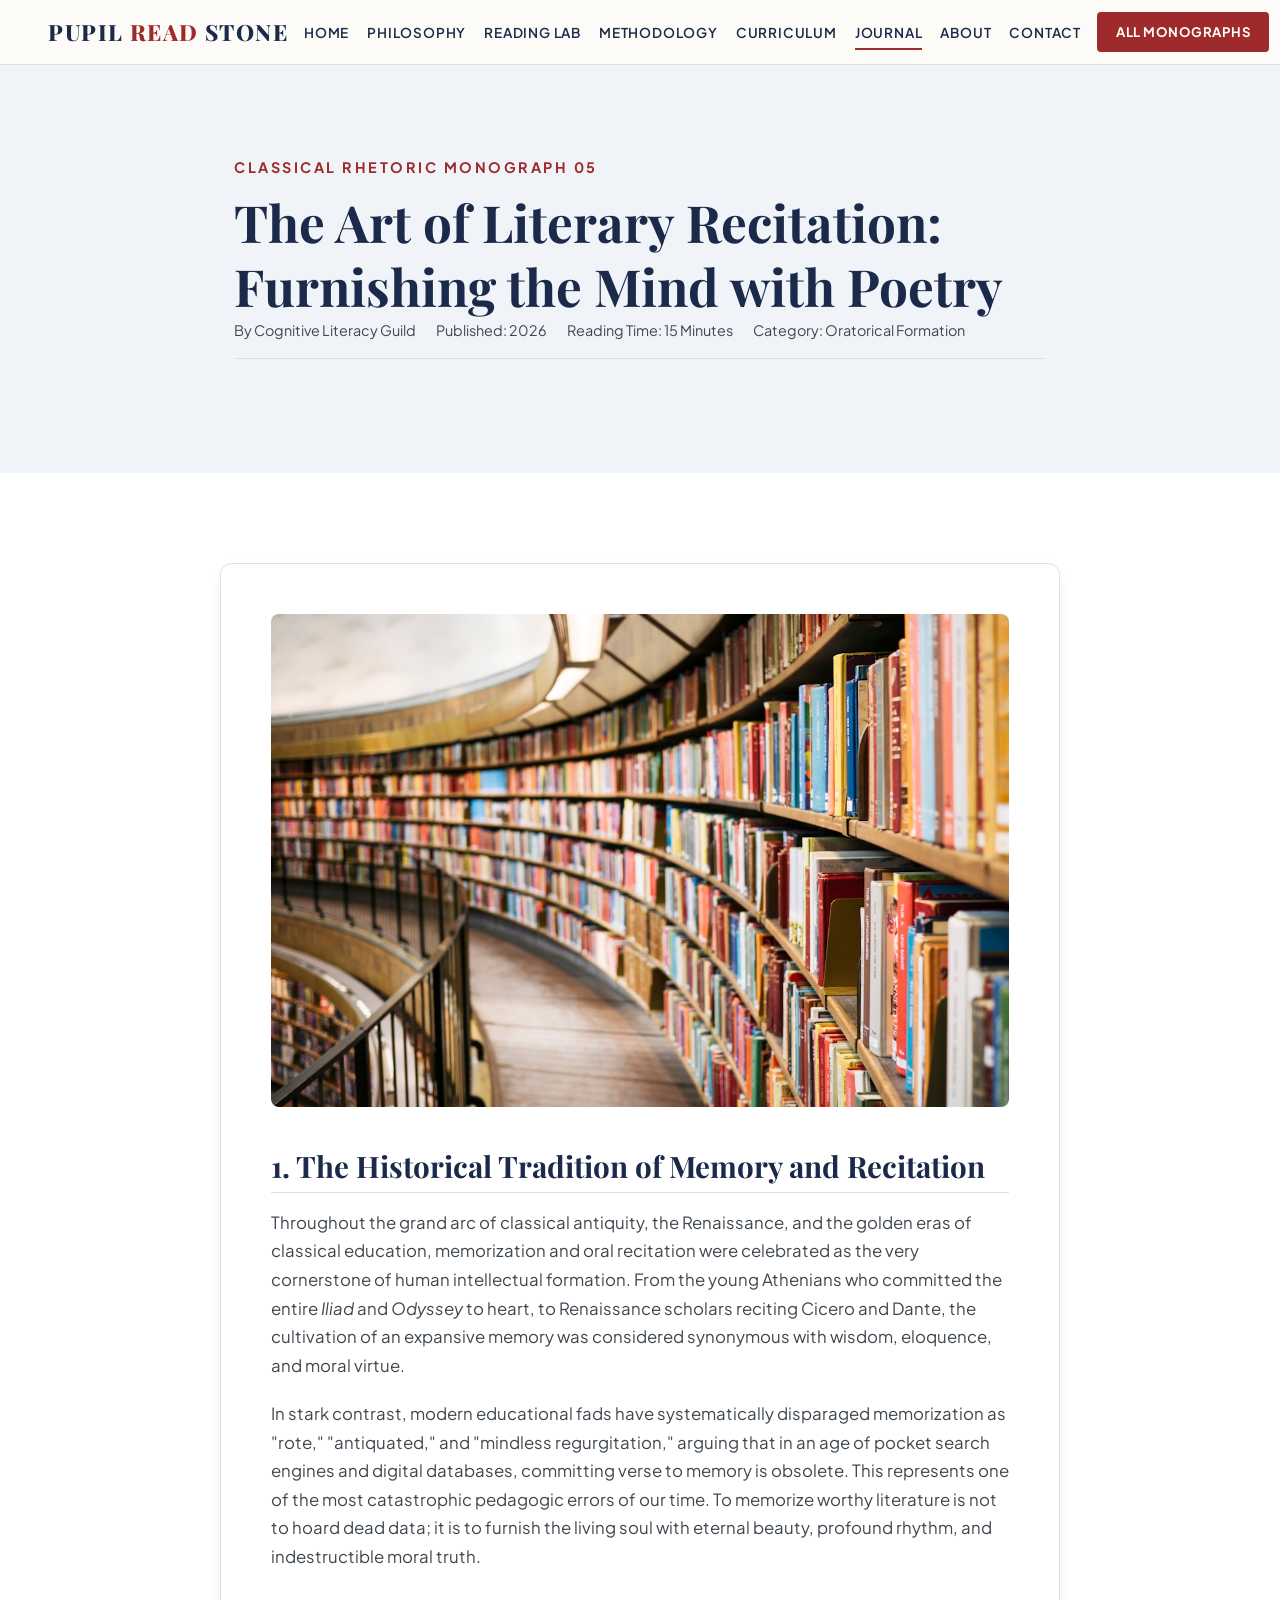
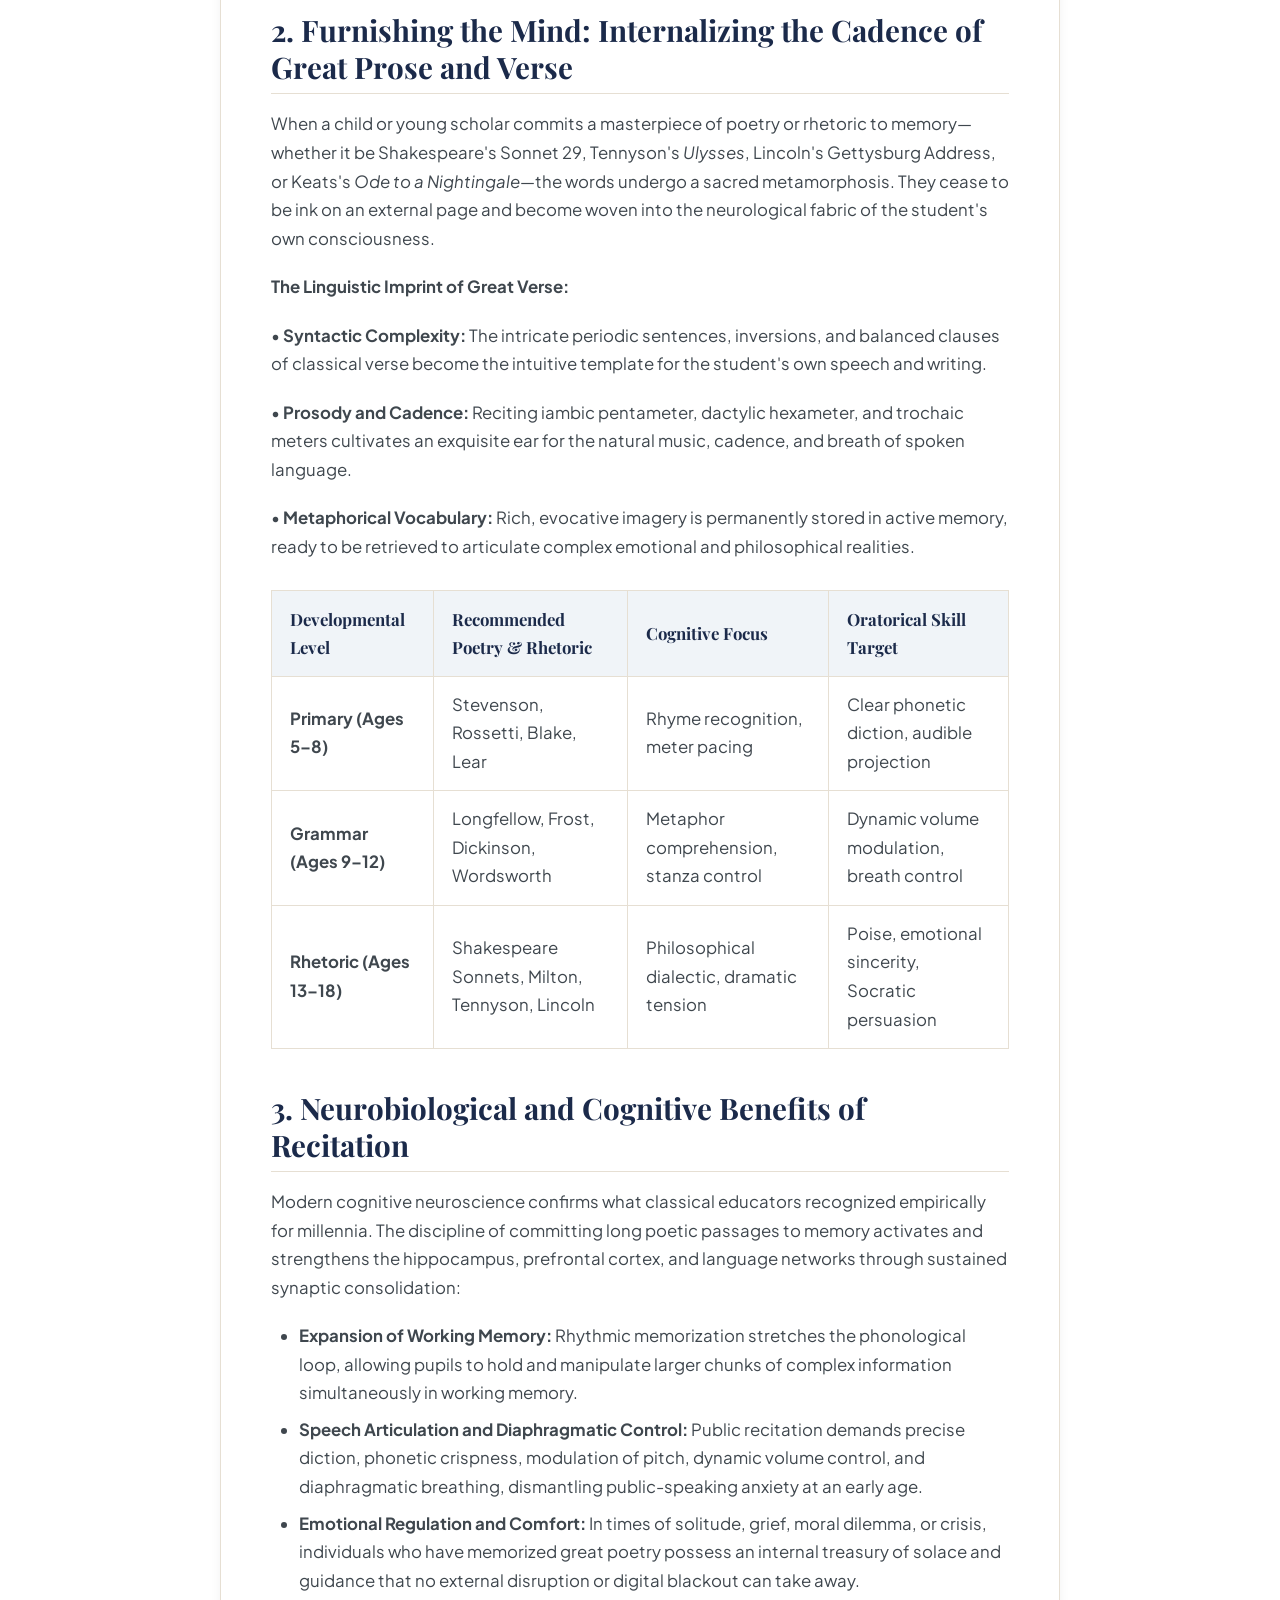
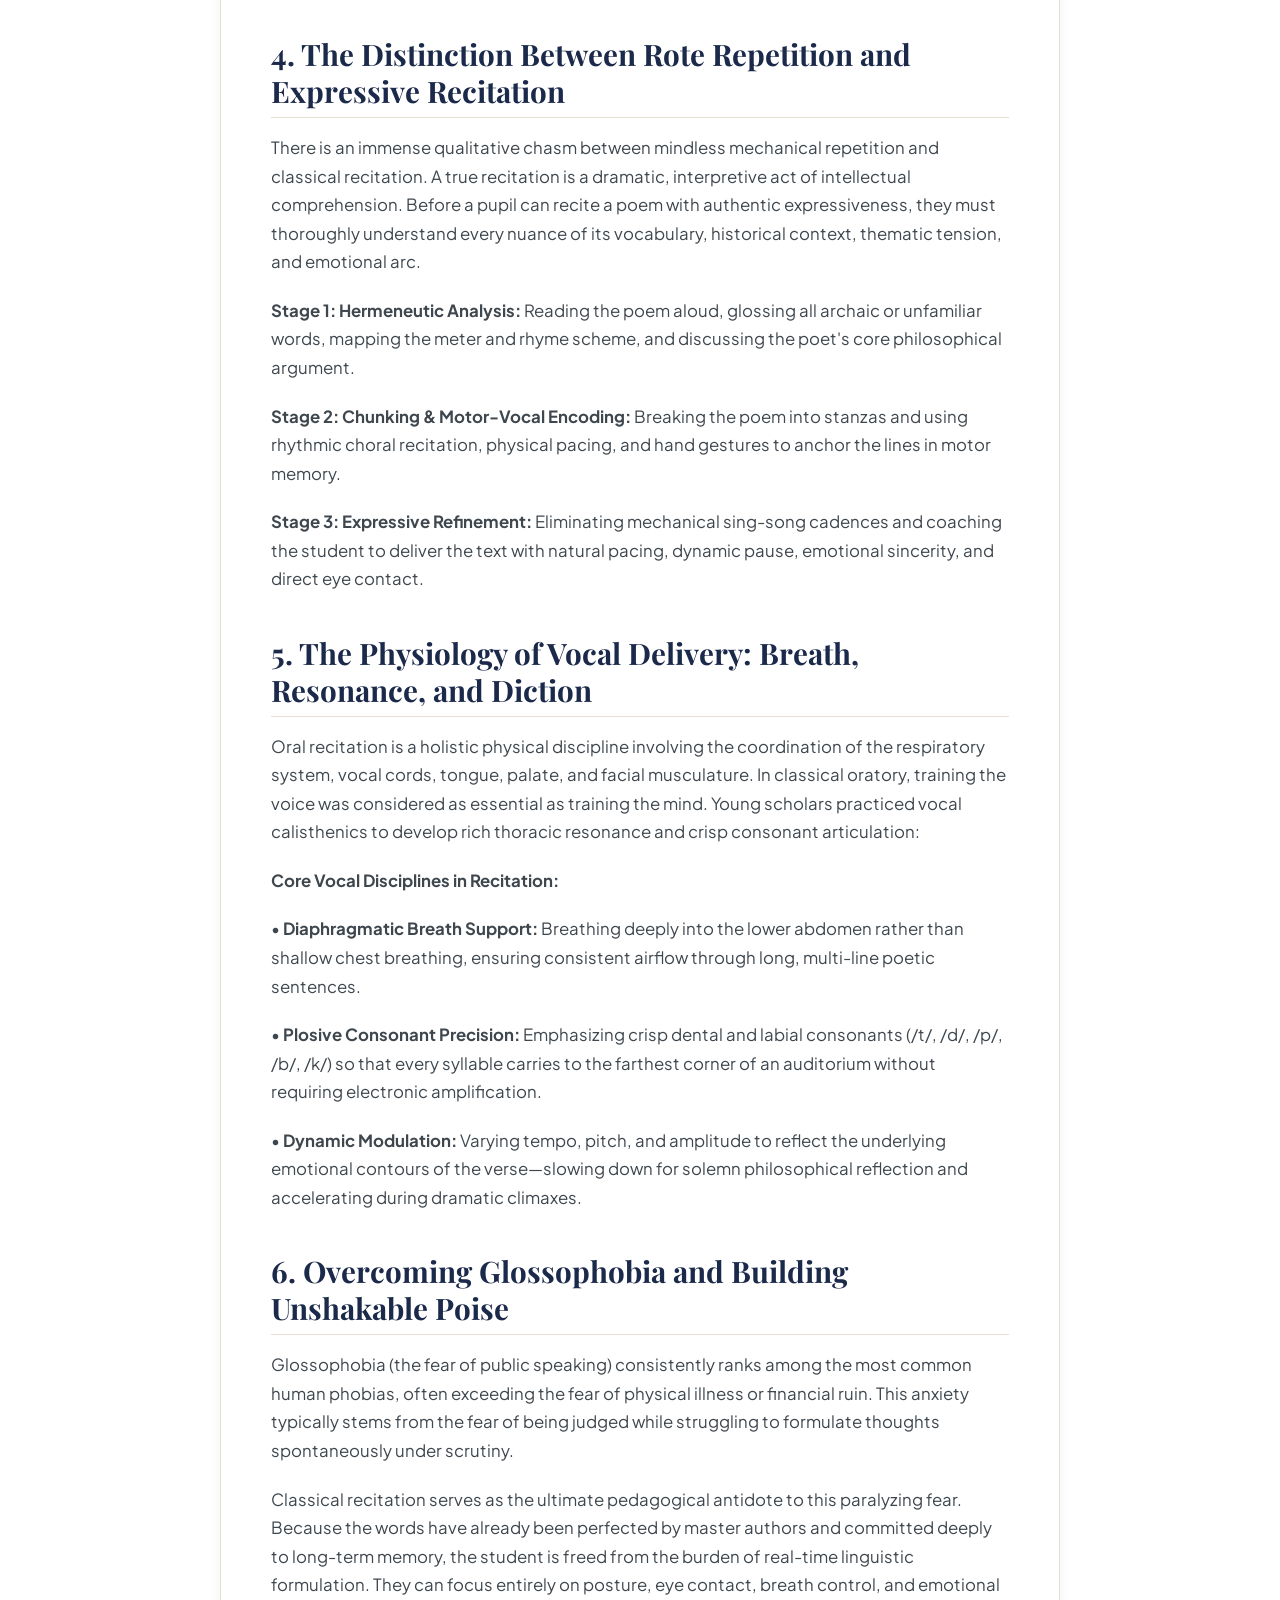
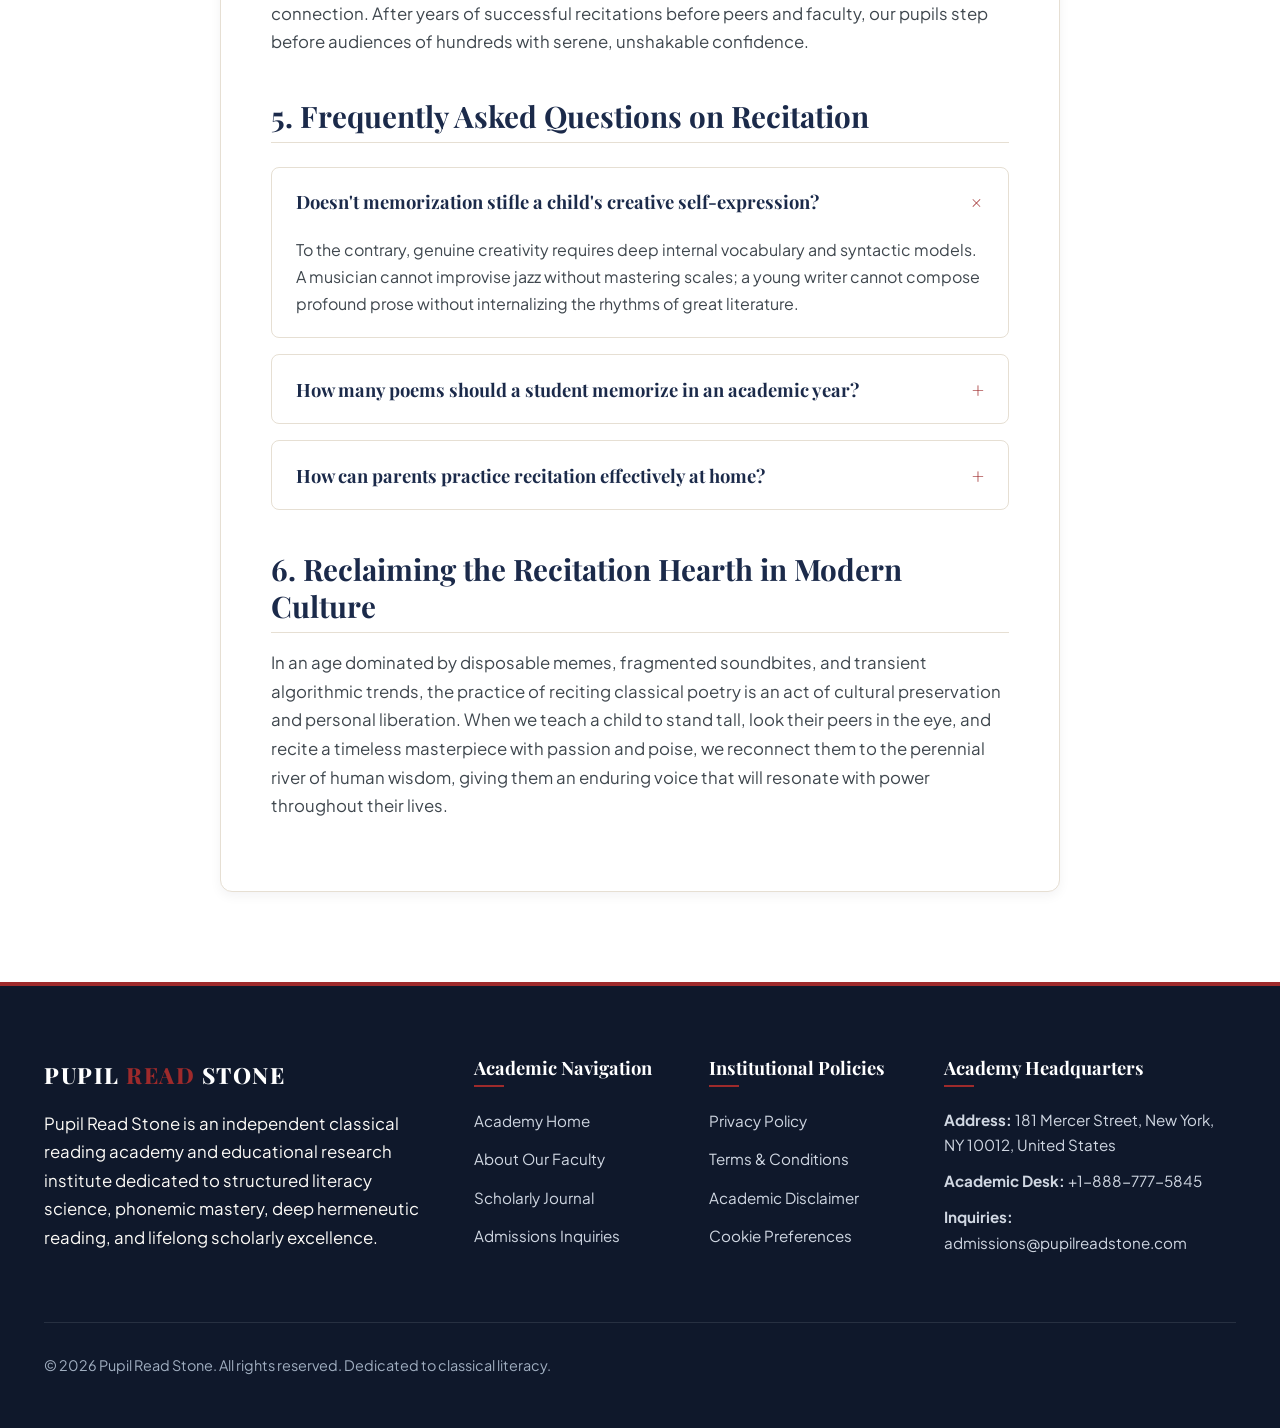
<file: blog/the-art-of-literary-recitation-furnishing-the-mind-with-poetry.html>
<!DOCTYPE html>
<html lang="en">
<head>
  <meta charset="UTF-8">
  <meta name="viewport" content="width=device-width, initial-scale=1.0">
  <title>The Art of Literary Recitation: Furnishing the Mind with Poetry | Pupil Read Stone Journal</title>
  <meta name="description" content="Explore the lost classical discipline of poetic memorization and recitation: neurobiological benefits, working memory, and oratorical mastery.">
  <link rel="canonical" href="https://pupilreadstone.com/blog/the-art-of-literary-recitation-furnishing-the-mind-with-poetry.html">
  <link rel="preconnect" href="https://fonts.googleapis.com">
  <link rel="preconnect" href="https://fonts.gstatic.com" crossorigin>
  <link href="https://fonts.googleapis.com/css2?family=Playfair+Display:ital,wght@0,600;0,700;0,800;1,600&family=Plus+Jakarta+Sans:wght@400;500;600;700&display=swap" rel="stylesheet">
  <link rel="stylesheet" href="../css/style.css">
  <!-- Google tag (gtag.js) -->
<script async src="https://www.googletagmanager.com/gtag/js?id=G-0LY0HY7L01"></script>
<script>
  window.dataLayer = window.dataLayer || [];
  function gtag(){dataLayer.push(arguments);}
  gtag('js', new Date());
  gtag('config', 'G-0LY0HY7L01');
</script>
</head>
<body>
  <header class="site-header">
    <div class="container header-inner">
      <a href="../index.html" class="brand-logo">
        Pupil <span>Read</span> Stone
      </a>
      <nav class="main-nav">
        <a href="../index.html" class="nav-link">Home</a>
        <a href="../index.html#philosophy" class="nav-link">Philosophy</a>
        <a href="../index.html#reading-matrix" class="nav-link">Reading Lab</a>
        <a href="../index.html#methodology" class="nav-link">Methodology</a>
        <a href="../index.html#curriculum" class="nav-link">Curriculum</a>
        <a href="../blog.html" class="nav-link active">Journal</a>
        <a href="../about.html" class="nav-link">About</a>
        <a href="../contact.html" class="nav-link">Contact</a>
      </nav>
      <div class="nav-actions">
        <a href="../blog.html" class="btn btn-crimson btn-header">All Monographs</a>
        <button class="mobile-toggle" aria-label="Toggle navigation">&#9776;</button>
      </div>
    </div>
  </header>

  <section class="section-padding bg-navy-soft">
    <div class="container" style="max-width:860px;">
      <span class="section-subtitle">Classical Rhetoric Monograph 05</span>
      <h1>The Art of Literary Recitation: Furnishing the Mind with Poetry</h1>
      <div class="blog-meta-bar">
        <span>By Cognitive Literacy Guild</span>
        <span>Published: 2026</span>
        <span>Reading Time: 15 Minutes</span>
        <span>Category: Oratorical Formation</span>
      </div>
    </div>
  </section>

  <section class="section-padding bg-white">
    <div class="container">
      <article class="blog-content-wrap">
        <img src="../images/historic-reading-room-tall-windows.jpg" alt="Grand historic classical library hall with arched windows and scholars studying" style="width:100%; border-radius:8px; margin-bottom:30px;">
        
        
        <h2>1. The Historical Tradition of Memory and Recitation</h2>
        <p>Throughout the grand arc of classical antiquity, the Renaissance, and the golden eras of classical education, memorization and oral recitation were celebrated as the very cornerstone of human intellectual formation. From the young Athenians who committed the entire <em>Iliad</em> and <em>Odyssey</em> to heart, to Renaissance scholars reciting Cicero and Dante, the cultivation of an expansive memory was considered synonymous with wisdom, eloquence, and moral virtue.</p>
        <p>In stark contrast, modern educational fads have systematically disparaged memorization as "rote," "antiquated," and "mindless regurgitation," arguing that in an age of pocket search engines and digital databases, committing verse to memory is obsolete. This represents one of the most catastrophic pedagogic errors of our time. To memorize worthy literature is not to hoard dead data; it is to furnish the living soul with eternal beauty, profound rhythm, and indestructible moral truth.</p>

        <h2>2. Furnishing the Mind: Internalizing the Cadence of Great Prose and Verse</h2>
        <p>When a child or young scholar commits a masterpiece of poetry or rhetoric to memory—whether it be Shakespeare's Sonnet 29, Tennyson's <em>Ulysses</em>, Lincoln's Gettysburg Address, or Keats's <em>Ode to a Nightingale</em>—the words undergo a sacred metamorphosis. They cease to be ink on an external page and become woven into the neurological fabric of the student's own consciousness.</p>
        
        <div class="scholarly-callout">
            <p><strong>The Linguistic Imprint of Great Verse:</strong></p>
            <p>&bull; <strong>Syntactic Complexity:</strong> The intricate periodic sentences, inversions, and balanced clauses of classical verse become the intuitive template for the student's own speech and writing.</p>
            <p>&bull; <strong>Prosody and Cadence:</strong> Reciting iambic pentameter, dactylic hexameter, and trochaic meters cultivates an exquisite ear for the natural music, cadence, and breath of spoken language.</p>
            <p>&bull; <strong>Metaphorical Vocabulary:</strong> Rich, evocative imagery is permanently stored in active memory, ready to be retrieved to articulate complex emotional and philosophical realities.</p>
        </div>

        <table class="data-table">
          <thead>
            <tr>
              <th>Developmental Level</th>
              <th>Recommended Poetry &amp; Rhetoric</th>
              <th>Cognitive Focus</th>
              <th>Oratorical Skill Target</th>
            </tr>
          </thead>
          <tbody>
            <tr>
              <td><strong>Primary (Ages 5–8)</strong></td>
              <td>Stevenson, Rossetti, Blake, Lear</td>
              <td>Rhyme recognition, meter pacing</td>
              <td>Clear phonetic diction, audible projection</td>
            </tr>
            <tr>
              <td><strong>Grammar (Ages 9–12)</strong></td>
              <td>Longfellow, Frost, Dickinson, Wordsworth</td>
              <td>Metaphor comprehension, stanza control</td>
              <td>Dynamic volume modulation, breath control</td>
            </tr>
            <tr>
              <td><strong>Rhetoric (Ages 13–18)</strong></td>
              <td>Shakespeare Sonnets, Milton, Tennyson, Lincoln</td>
              <td>Philosophical dialectic, dramatic tension</td>
              <td>Poise, emotional sincerity, Socratic persuasion</td>
            </tr>
          </tbody>
        </table>

        <h2>3. Neurobiological and Cognitive Benefits of Recitation</h2>
        <p>Modern cognitive neuroscience confirms what classical educators recognized empirically for millennia. The discipline of committing long poetic passages to memory activates and strengthens the hippocampus, prefrontal cortex, and language networks through sustained synaptic consolidation:</p>
        <ul>
          <li><strong>Expansion of Working Memory:</strong> Rhythmic memorization stretches the phonological loop, allowing pupils to hold and manipulate larger chunks of complex information simultaneously in working memory.</li>
          <li><strong>Speech Articulation and Diaphragmatic Control:</strong> Public recitation demands precise diction, phonetic crispness, modulation of pitch, dynamic volume control, and diaphragmatic breathing, dismantling public-speaking anxiety at an early age.</li>
          <li><strong>Emotional Regulation and Comfort:</strong> In times of solitude, grief, moral dilemma, or crisis, individuals who have memorized great poetry possess an internal treasury of solace and guidance that no external disruption or digital blackout can take away.</li>
        </ul>

        <h2>4. The Distinction Between Rote Repetition and Expressive Recitation</h2>
        <p>There is an immense qualitative chasm between mindless mechanical repetition and classical recitation. A true recitation is a dramatic, interpretive act of intellectual comprehension. Before a pupil can recite a poem with authentic expressiveness, they must thoroughly understand every nuance of its vocabulary, historical context, thematic tension, and emotional arc.</p>
        
        <div class="scholarly-callout">
            <p><strong>Stage 1: Hermeneutic Analysis:</strong> Reading the poem aloud, glossing all archaic or unfamiliar words, mapping the meter and rhyme scheme, and discussing the poet's core philosophical argument.</p>
            <p><strong>Stage 2: Chunking &amp; Motor-Vocal Encoding:</strong> Breaking the poem into stanzas and using rhythmic choral recitation, physical pacing, and hand gestures to anchor the lines in motor memory.</p>
            <p><strong>Stage 3: Expressive Refinement:</strong> Eliminating mechanical sing-song cadences and coaching the student to deliver the text with natural pacing, dynamic pause, emotional sincerity, and direct eye contact.</p>
        </div>

        
        <h2>5. The Physiology of Vocal Delivery: Breath, Resonance, and Diction</h2>
        <p>Oral recitation is a holistic physical discipline involving the coordination of the respiratory system, vocal cords, tongue, palate, and facial musculature. In classical oratory, training the voice was considered as essential as training the mind. Young scholars practiced vocal calisthenics to develop rich thoracic resonance and crisp consonant articulation:</p>
        <div class="scholarly-callout">
            <p><strong>Core Vocal Disciplines in Recitation:</strong></p>
            <p>&bull; <strong>Diaphragmatic Breath Support:</strong> Breathing deeply into the lower abdomen rather than shallow chest breathing, ensuring consistent airflow through long, multi-line poetic sentences.</p>
            <p>&bull; <strong>Plosive Consonant Precision:</strong> Emphasizing crisp dental and labial consonants (/t/, /d/, /p/, /b/, /k/) so that every syllable carries to the farthest corner of an auditorium without requiring electronic amplification.</p>
            <p>&bull; <strong>Dynamic Modulation:</strong> Varying tempo, pitch, and amplitude to reflect the underlying emotional contours of the verse—slowing down for solemn philosophical reflection and accelerating during dramatic climaxes.</p>
        </div>

        <h2>6. Overcoming Glossophobia and Building Unshakable Poise</h2>
        <p>Glossophobia (the fear of public speaking) consistently ranks among the most common human phobias, often exceeding the fear of physical illness or financial ruin. This anxiety typically stems from the fear of being judged while struggling to formulate thoughts spontaneously under scrutiny.</p>
        <p>Classical recitation serves as the ultimate pedagogical antidote to this paralyzing fear. Because the words have already been perfected by master authors and committed deeply to long-term memory, the student is freed from the burden of real-time linguistic formulation. They can focus entirely on posture, eye contact, breath control, and emotional connection. After years of successful recitations before peers and faculty, our pupils step before audiences of hundreds with serene, unshakable confidence.</p>
    
        <h2>5. Frequently Asked Questions on Recitation</h2>
        <div class="faq-wrap" style="margin-top:24px;">
          <div class="faq-item open">
            <button class="faq-question">
              <span>Doesn't memorization stifle a child's creative self-expression?</span>
              <span class="faq-icon">+</span>
            </button>
            <div class="faq-answer">
              To the contrary, genuine creativity requires deep internal vocabulary and syntactic models. A musician cannot improvise jazz without mastering scales; a young writer cannot compose profound prose without internalizing the rhythms of great literature.
            </div>
          </div>
          <div class="faq-item">
            <button class="faq-question">
              <span>How many poems should a student memorize in an academic year?</span>
              <span class="faq-icon">+</span>
            </button>
            <div class="faq-answer">
              A sustainable, rich pace is one poem every three to four weeks, yielding approximately 8 to 10 substantial masterworks committed to heart annually.
            </div>
          </div>
          <div class="faq-item">
            <button class="faq-question">
              <span>How can parents practice recitation effectively at home?</span>
              <span class="faq-icon">+</span>
            </button>
            <div class="faq-answer">
              Recite poems together during morning commutes, before dinner, or as a bedtime routine. Turn recitation into a shared family celebration rather than a high-pressure performance.
            </div>
          </div>
        </div>

        <h2>6. Reclaiming the Recitation Hearth in Modern Culture</h2>
        <p>In an age dominated by disposable memes, fragmented soundbites, and transient algorithmic trends, the practice of reciting classical poetry is an act of cultural preservation and personal liberation. When we teach a child to stand tall, look their peers in the eye, and recite a timeless masterpiece with passion and poise, we reconnect them to the perennial river of human wisdom, giving them an enduring voice that will resonate with power throughout their lives.</p>
        
      </article>
    </div>
  </section>

  <footer class="site-footer">
    <div class="container">
      <div class="footer-grid">
        <div class="footer-col">
          <a href="../index.html" class="brand-logo" style="color:#ffffff; margin-bottom:16px; display:inline-block;">
            Pupil <span>Read</span> Stone
          </a>
          <p>Pupil Read Stone is an independent classical reading academy and educational research institute dedicated to structured literacy science, phonemic mastery, deep hermeneutic reading, and lifelong scholarly excellence.</p>
        </div>
        <div class="footer-col">
          <h4>Academic Navigation</h4>
          <ul class="footer-links">
            <li><a href="../index.html">Academy Home</a></li>
            <li><a href="../about.html">About Our Faculty</a></li>
            <li><a href="../blog.html">Scholarly Journal</a></li>
            <li><a href="../contact.html">Admissions Inquiries</a></li>
          </ul>
        </div>
        <div class="footer-col">
          <h4>Institutional Policies</h4>
          <ul class="footer-links">
            <li><a href="../privacy-policy.html">Privacy Policy</a></li>
            <li><a href="../terms-and-conditions.html">Terms &amp; Conditions</a></li>
            <li><a href="../disclaimer.html">Academic Disclaimer</a></li>
            <li><a href="../cookie-policy.html">Cookie Preferences</a></li>
          </ul>
        </div>
        <div class="footer-col footer-contact-info">
          <h4>Academy Headquarters</h4>
          <p><strong>Address:</strong> 181 Mercer Street, New York, NY 10012, United States</p>
          <p><strong>Academic Desk:</strong> +1-888-777-5845</p>
          <p><strong>Inquiries:</strong> admissions@pupilreadstone.com</p>
        </div>
      </div>
      <div class="footer-bottom">
        <p>&copy; 2026 Pupil Read Stone. All rights reserved. Dedicated to classical literacy.</p>
      </div>
    </div>
  </footer>
  <script src="../js/main.js"></script>
</body>
</html>
</file>
<file: css/style.css>
/* Pupil Read Stone - Classical Literacy & Reading Academy Stylesheet */
:root {
  --primary-navy: #1b2a4a;
  --navy-dark: #0f182b;
  --navy-light: #f0f4f8;
  --crimson-accent: #9e2a2b;
  --crimson-dark: #6e1c1d;
  --gold-amber: #c59b27;
  --parchment-bg: #fdfbf7;
  --charcoal-ink: #1e2022;
  --text-slate: #3f474e;
  --border-parchment: #e6dfd3;
  --card-bg: #ffffff;
  --font-serif: 'Playfair Display', Georgia, serif;
  --font-sans: 'Plus Jakarta Sans', -apple-system, BlinkMacSystemFont, 'Segoe UI', Roboto, sans-serif;
  --transition: all 0.3s cubic-bezier(0.16, 1, 0.3, 1);
  --shadow-sm: 0 4px 12px rgba(15, 24, 43, 0.05);
  --shadow-md: 0 10px 25px rgba(15, 24, 43, 0.08);
  --shadow-lg: 0 20px 40px rgba(15, 24, 43, 0.12);
}

*, *::before, *::after {
  box-sizing: border-box;
  margin: 0;
  padding: 0;
}

body {
  font-family: var(--font-sans);
  color: var(--text-slate);
  background-color: var(--parchment-bg);
  line-height: 1.7;
  font-size: 1.05rem;
  overflow-x: hidden;
}

h1, h2, h3, h4, h5, h6 {
  font-family: var(--font-serif);
  color: var(--primary-navy);
  line-height: 1.25;
  font-weight: 700;
}

h1 { font-size: 3.2rem; }
h2 { font-size: 2.3rem; margin-bottom: 1rem; }
h3 { font-size: 1.6rem; margin-bottom: 0.75rem; }
h4 { font-size: 1.25rem; }

p { margin-bottom: 1.25rem; }

a {
  color: var(--crimson-accent);
  text-decoration: none;
  transition: var(--transition);
}

a:hover {
  color: var(--crimson-dark);
}

img {
  max-width: 100%;
  height: auto;
  display: block;
  border-radius: 8px;
}

.container {
  max-width: 1240px;
  margin: 0 auto;
  padding: 0 24px;
}

/* Site Header */
.site-header {
  position: sticky;
  top: 0;
  z-index: 1000;
  background: rgba(253, 251, 247, 0.98);
  backdrop-filter: blur(12px);
  border-bottom: 1px solid var(--border-parchment);
  padding: 12px 0;
  width: 100%;
  transition: var(--transition);
}

.site-header .container {
  max-width: 1480px;
  width: 95%;
  padding: 0 16px;
}

.header-inner {
  display: flex;
  align-items: center;
  justify-content: space-between;
  gap: 16px;
  width: 100%;
}

.brand-logo {
  font-family: var(--font-serif);
  font-size: 1.4rem;
  font-weight: 800;
  color: var(--primary-navy);
  text-transform: uppercase;
  letter-spacing: 1.5px;
  display: flex;
  align-items: center;
  gap: 6px;
  white-space: nowrap;
  flex-shrink: 0;
}

.brand-logo span {
  color: var(--crimson-accent);
}

.main-nav {
  display: flex;
  align-items: center;
  gap: 18px;
  white-space: nowrap;
  flex-wrap: nowrap;
}

.nav-link {
  font-size: 0.85rem;
  font-weight: 600;
  color: var(--primary-navy);
  text-transform: uppercase;
  letter-spacing: 0.8px;
  padding: 6px 0;
  position: relative;
  white-space: nowrap;
}

.nav-link::after {
  content: '';
  position: absolute;
  bottom: 0;
  left: 0;
  width: 0;
  height: 2px;
  background: var(--crimson-accent);
  transition: var(--transition);
}

.nav-link:hover::after, .nav-link.active::after {
  width: 100%;
}

.nav-actions {
  display: flex;
  align-items: center;
  gap: 12px;
  white-space: nowrap;
  flex-shrink: 0;
}

.btn {
  display: inline-flex;
  align-items: center;
  justify-content: center;
  padding: 12px 28px;
  border-radius: 4px;
  font-weight: 600;
  font-size: 0.95rem;
  letter-spacing: 0.5px;
  text-transform: uppercase;
  cursor: pointer;
  border: 1px solid transparent;
  transition: var(--transition);
  white-space: nowrap;
}

.btn-primary {
  background: var(--primary-navy);
  color: #ffffff;
}

.btn-primary:hover {
  background: var(--navy-dark);
  color: #ffffff;
  transform: translateY(-2px);
  box-shadow: var(--shadow-md);
}

.btn-crimson {
  background: var(--crimson-accent);
  color: #ffffff;
}

.btn-crimson:hover {
  background: var(--crimson-dark);
  color: #ffffff;
  transform: translateY(-2px);
  box-shadow: var(--shadow-md);
}

.btn-secondary {
  background: transparent;
  color: var(--primary-navy);
  border-color: var(--primary-navy);
}

.btn-secondary:hover {
  background: var(--primary-navy);
  color: #ffffff;
}

.btn-header {
  padding: 8px 18px;
  font-size: 0.82rem;
  font-weight: 700;
  letter-spacing: 0.5px;
  border-radius: 4px;
}

.mobile-toggle {
  display: none;
  background: none;
  border: none;
  font-size: 1.5rem;
  cursor: pointer;
  color: var(--primary-navy);
}

/* Hero Section */
.hero-section {
  padding: 80px 0 60px;
  background: linear-gradient(135deg, #f4f8fc 0%, #edf3f8 100%);
  border-bottom: 1px solid var(--border-parchment);
}

.hero-grid {
  display: grid;
  grid-template-columns: 1.1fr 0.9fr;
  gap: 48px;
  align-items: center;
}

.hero-tag {
  display: inline-block;
  font-size: 0.85rem;
  text-transform: uppercase;
  letter-spacing: 2px;
  font-weight: 700;
  color: var(--crimson-accent);
  background: rgba(158, 42, 43, 0.1);
  padding: 6px 14px;
  border-radius: 50px;
  margin-bottom: 16px;
}

.hero-metrics {
  display: grid;
  grid-template-columns: repeat(3, 1fr);
  gap: 20px;
  padding-top: 24px;
  border-top: 1px solid rgba(15, 24, 43, 0.1);
}

.metric-num {
  font-family: var(--font-serif);
  font-size: 2rem;
  font-weight: 700;
  color: var(--crimson-accent);
  line-height: 1;
}

.metric-label {
  font-size: 0.85rem;
  text-transform: uppercase;
  letter-spacing: 1px;
  color: var(--text-slate);
  margin-top: 4px;
}

.hero-image-main {
  width: 100%;
  height: 520px;
  object-fit: cover;
  border-radius: 12px;
  box-shadow: var(--shadow-lg);
}

/* Sections */
.section-padding { padding: 90px 0; }
.section-padding-sm { padding: 60px 0; }
.bg-white { background-color: #ffffff; }
.bg-navy-soft { background-color: var(--navy-light); }
.bg-dark { background-color: var(--navy-dark); color: #fdfbf7; }
.bg-dark h1, .bg-dark h2, .bg-dark h3, .bg-dark h4 { color: #ffffff; }
.bg-dark p { color: #d0d7e2; }

.section-header {
  text-align: center;
  max-width: 760px;
  margin: 0 auto 50px;
}

.section-subtitle {
  font-size: 0.9rem;
  text-transform: uppercase;
  letter-spacing: 2.5px;
  font-weight: 700;
  color: var(--crimson-accent);
  margin-bottom: 10px;
  display: block;
}

/* Grids */
.grid-2 { display: grid; grid-template-columns: repeat(2, 1fr); gap: 36px; align-items: center; }
.grid-3 { display: grid; grid-template-columns: repeat(3, 1fr); gap: 30px; }
.grid-4 { display: grid; grid-template-columns: repeat(4, 1fr); gap: 24px; }

/* Cards */
.edu-card {
  background: #ffffff;
  border-radius: 8px;
  overflow: hidden;
  box-shadow: var(--shadow-sm);
  transition: var(--transition);
  border: 1px solid var(--border-parchment);
  display: flex;
  flex-direction: column;
}

.edu-card:hover {
  transform: translateY(-6px);
  box-shadow: var(--shadow-lg);
  border-color: var(--crimson-accent);
}

.card-img-wrap {
  position: relative;
  overflow: hidden;
  height: 260px;
}

.card-img-wrap img {
  width: 100%;
  height: 100%;
  object-fit: cover;
  transition: transform 0.6s ease;
  border-radius: 0;
}

.edu-card:hover .card-img-wrap img {
  transform: scale(1.06);
}

.card-tag {
  position: absolute;
  top: 14px;
  right: 14px;
  background: rgba(15, 24, 43, 0.85);
  color: #ffffff;
  font-size: 0.75rem;
  text-transform: uppercase;
  letter-spacing: 1px;
  padding: 4px 10px;
  border-radius: 4px;
  font-weight: 600;
}

.card-body {
  padding: 24px;
  display: flex;
  flex-direction: column;
  flex-grow: 1;
}

.card-link {
  margin-top: auto;
  font-weight: 700;
  font-size: 0.9rem;
  text-transform: uppercase;
  letter-spacing: 1px;
  color: var(--crimson-accent);
  display: inline-flex;
  align-items: center;
  gap: 6px;
}

.card-link:hover { color: var(--crimson-dark); }

/* Interactive Reading Matrix Explorer */
.reading-lab-wrap {
  background: #ffffff;
  border: 1px solid var(--border-parchment);
  border-radius: 12px;
  padding: 40px;
  box-shadow: var(--shadow-md);
}

.lab-tabs {
  display: flex;
  gap: 12px;
  flex-wrap: wrap;
  margin-bottom: 30px;
}

.lab-tab {
  padding: 10px 22px;
  border-radius: 4px;
  border: 1px solid var(--border-parchment);
  background: var(--parchment-bg);
  font-weight: 600;
  font-size: 0.9rem;
  cursor: pointer;
  transition: var(--transition);
}

.lab-tab.active, .lab-tab:hover {
  background: var(--primary-navy);
  color: #ffffff;
  border-color: var(--primary-navy);
}

.lab-display {
  display: grid;
  grid-template-columns: 1fr 1fr;
  gap: 32px;
  align-items: center;
}

.lab-list {
  list-style: none;
  margin: 20px 0;
}

.lab-list li {
  padding: 8px 0;
  border-bottom: 1px solid var(--border-parchment);
  display: flex;
  justify-content: space-between;
  font-size: 0.95rem;
}

/* FAQ Accordion */
.faq-wrap {
  max-width: 860px;
  margin: 0 auto;
}

.faq-item {
  background: #ffffff;
  border: 1px solid var(--border-parchment);
  border-radius: 8px;
  margin-bottom: 16px;
  overflow: hidden;
  transition: var(--transition);
}

.faq-question {
  width: 100%;
  padding: 20px 24px;
  text-align: left;
  background: none;
  border: none;
  font-family: var(--font-serif);
  font-size: 1.15rem;
  font-weight: 700;
  color: var(--primary-navy);
  cursor: pointer;
  display: flex;
  justify-content: space-between;
  align-items: center;
  gap: 16px;
}

.faq-icon {
  font-size: 1.3rem;
  color: var(--crimson-accent);
  transition: transform 0.3s ease;
}

.faq-answer {
  padding: 0 24px 20px;
  font-size: 1rem;
  color: var(--text-slate);
  line-height: 1.7;
  display: none;
}

.faq-item.open .faq-answer { display: block; }
.faq-item.open .faq-icon { transform: rotate(45deg); }

/* Blog Article Layout */
.blog-content-wrap {
  max-width: 840px;
  margin: 0 auto;
  background: #ffffff;
  padding: 50px;
  border-radius: 12px;
  box-shadow: var(--shadow-sm);
  border: 1px solid var(--border-parchment);
}

.blog-meta-bar {
  display: flex;
  gap: 20px;
  margin-bottom: 24px;
  font-size: 0.9rem;
  color: var(--text-slate);
  border-bottom: 1px solid var(--border-parchment);
  padding-bottom: 16px;
  flex-wrap: wrap;
}

.blog-content-wrap h2 {
  font-size: 1.85rem;
  margin-top: 40px;
  margin-bottom: 16px;
  padding-bottom: 8px;
  border-bottom: 1px solid var(--border-parchment);
}

.blog-content-wrap h3 {
  font-size: 1.4rem;
  margin-top: 28px;
  margin-bottom: 12px;
}

.blog-content-wrap ul, .blog-content-wrap ol {
  margin: 16px 0 24px 28px;
}

.blog-content-wrap li { margin-bottom: 8px; }

.data-table {
  width: 100%;
  border-collapse: collapse;
  margin: 28px 0;
}

.data-table th, .data-table td {
  padding: 14px 18px;
  border: 1px solid var(--border-parchment);
  text-align: left;
}

.data-table th {
  background: var(--navy-light);
  font-family: var(--font-serif);
  font-weight: 700;
  color: var(--primary-navy);
}

/* Footer */
.site-footer {
  background: var(--navy-dark);
  color: #fdfbf7;
  padding: 70px 0 30px;
  border-top: 4px solid var(--crimson-accent);
}

.footer-grid {
  display: grid;
  grid-template-columns: 2fr 1fr 1fr 1.5fr;
  gap: 40px;
  margin-bottom: 50px;
}

.footer-col h4 {
  font-size: 1.15rem;
  color: #ffffff;
  margin-bottom: 20px;
  position: relative;
  padding-bottom: 8px;
}

.footer-col h4::after {
  content: '';
  position: absolute;
  bottom: 0;
  left: 0;
  width: 30px;
  height: 2px;
  background: var(--crimson-accent);
}

.footer-links { list-style: none; }
.footer-links li { margin-bottom: 10px; }
.footer-links a { color: #d0d7e2; font-size: 0.95rem; }
.footer-links a:hover { color: var(--crimson-accent); padding-left: 4px; }

.footer-contact-info p { margin-bottom: 10px; font-size: 0.95rem; color: #d0d7e2; }

.footer-bottom {
  padding-top: 30px;
  border-top: 1px solid rgba(255, 255, 255, 0.1);
  display: flex;
  justify-content: space-between;
  align-items: center;
  font-size: 0.9rem;
  color: #a0aec0;
  flex-wrap: wrap;
  gap: 16px;
}

/* Responsive */
@media (max-width: 992px) {
  .hero-grid { grid-template-columns: 1fr; }
  .grid-3, .grid-4 { grid-template-columns: repeat(2, 1fr); }
  .footer-grid { grid-template-columns: repeat(2, 1fr); }
  .lab-display { grid-template-columns: 1fr; }
}

@media (max-width: 768px) {
  .mobile-toggle { display: block; }
  .main-nav {
    position: fixed;
    top: 70px;
    left: 0;
    right: 0;
    background: #fdfbf7;
    flex-direction: column;
    padding: 24px;
    border-bottom: 1px solid var(--border-parchment);
    display: none;
  }
  .main-nav.active { display: flex; }
  .grid-2, .grid-3, .grid-4 { grid-template-columns: 1fr; }
  .footer-grid { grid-template-columns: 1fr; }
  .blog-content-wrap { padding: 24px; }
  h1 { font-size: 2.3rem; }
  h2 { font-size: 1.8rem; }
}
</file>
